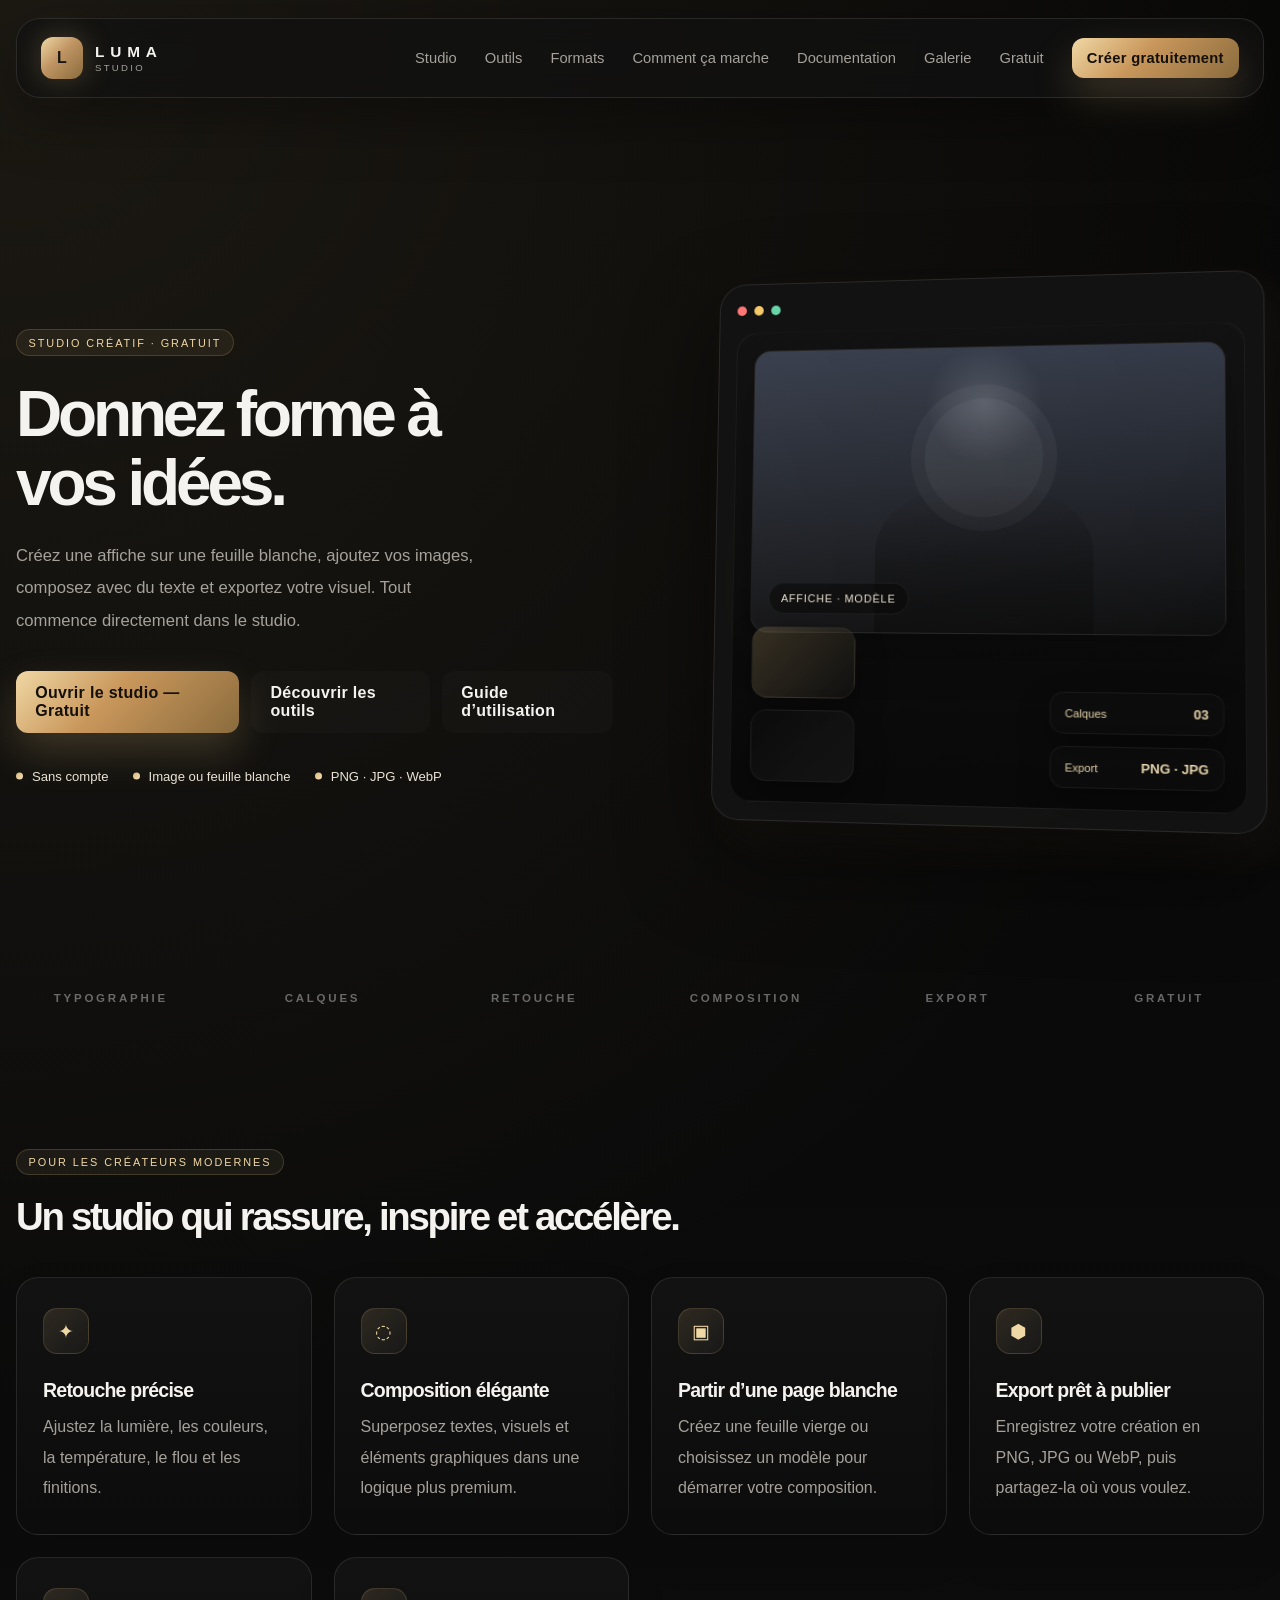
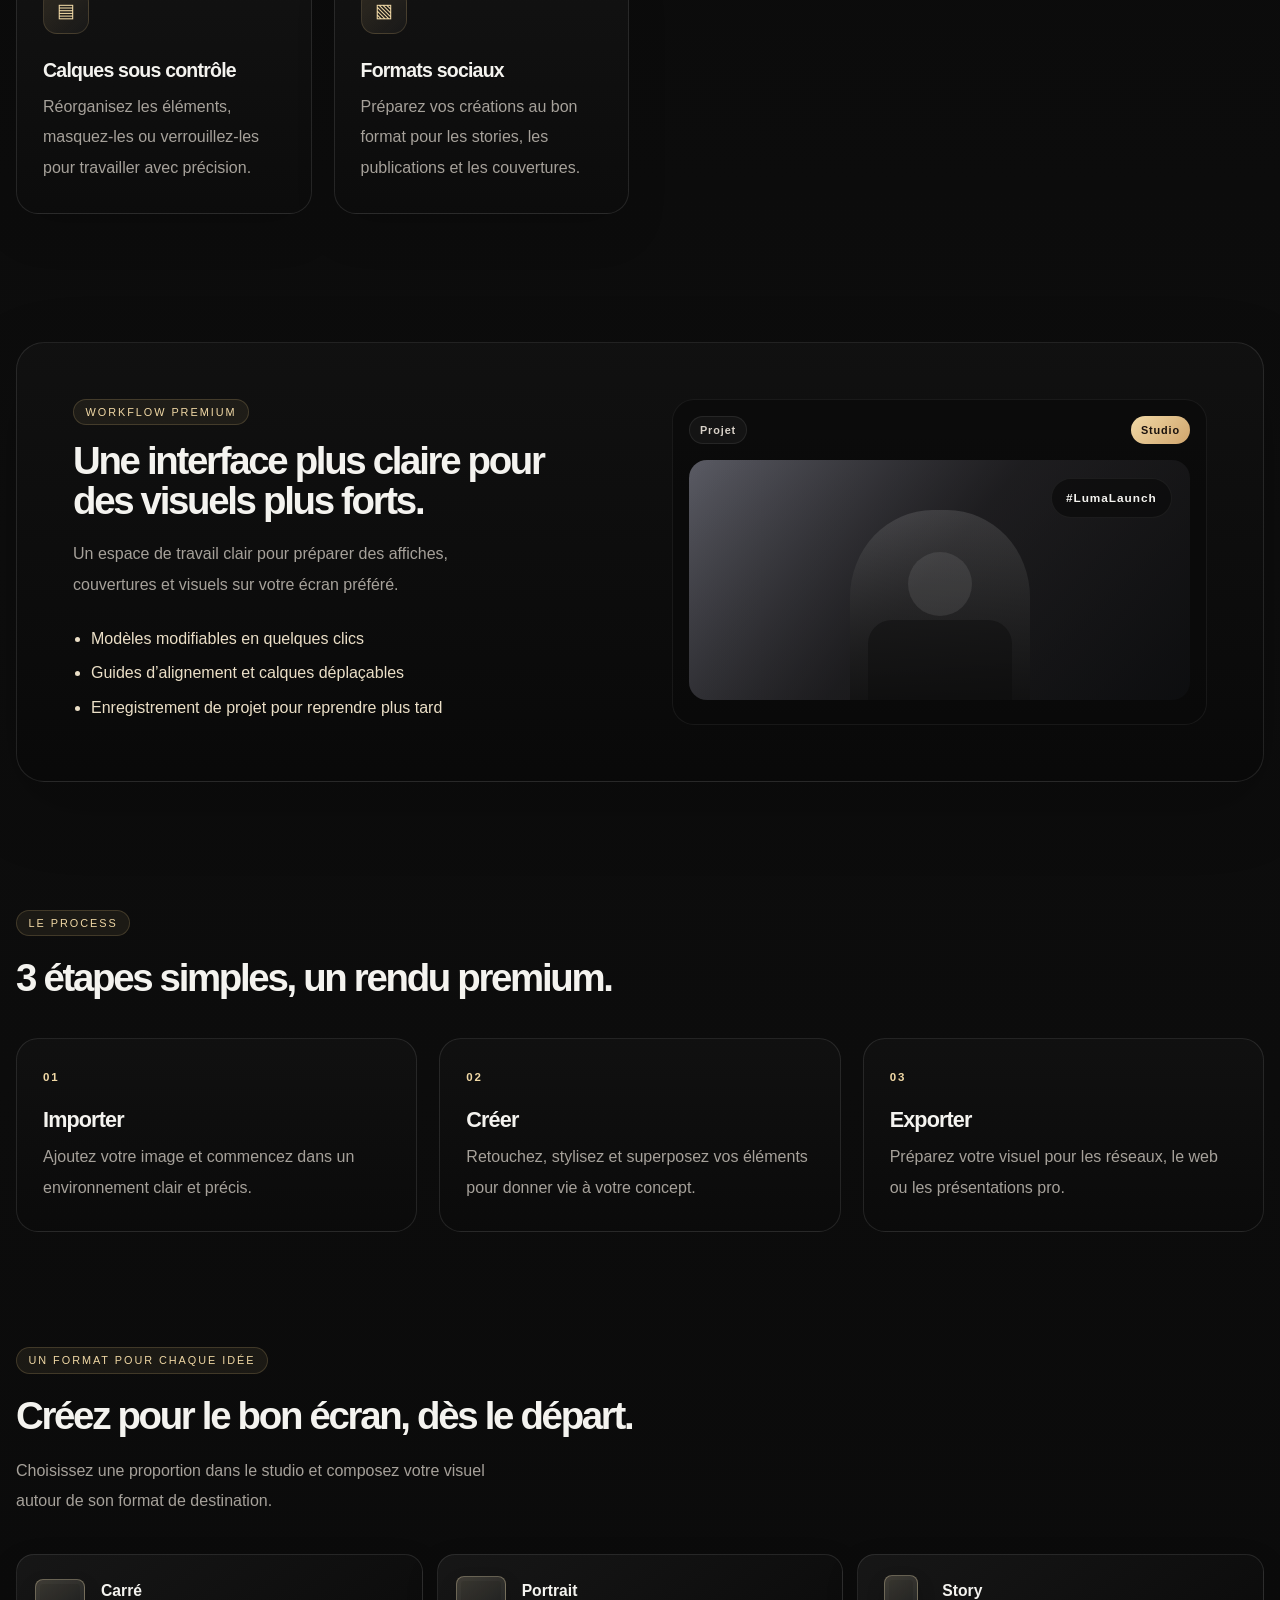
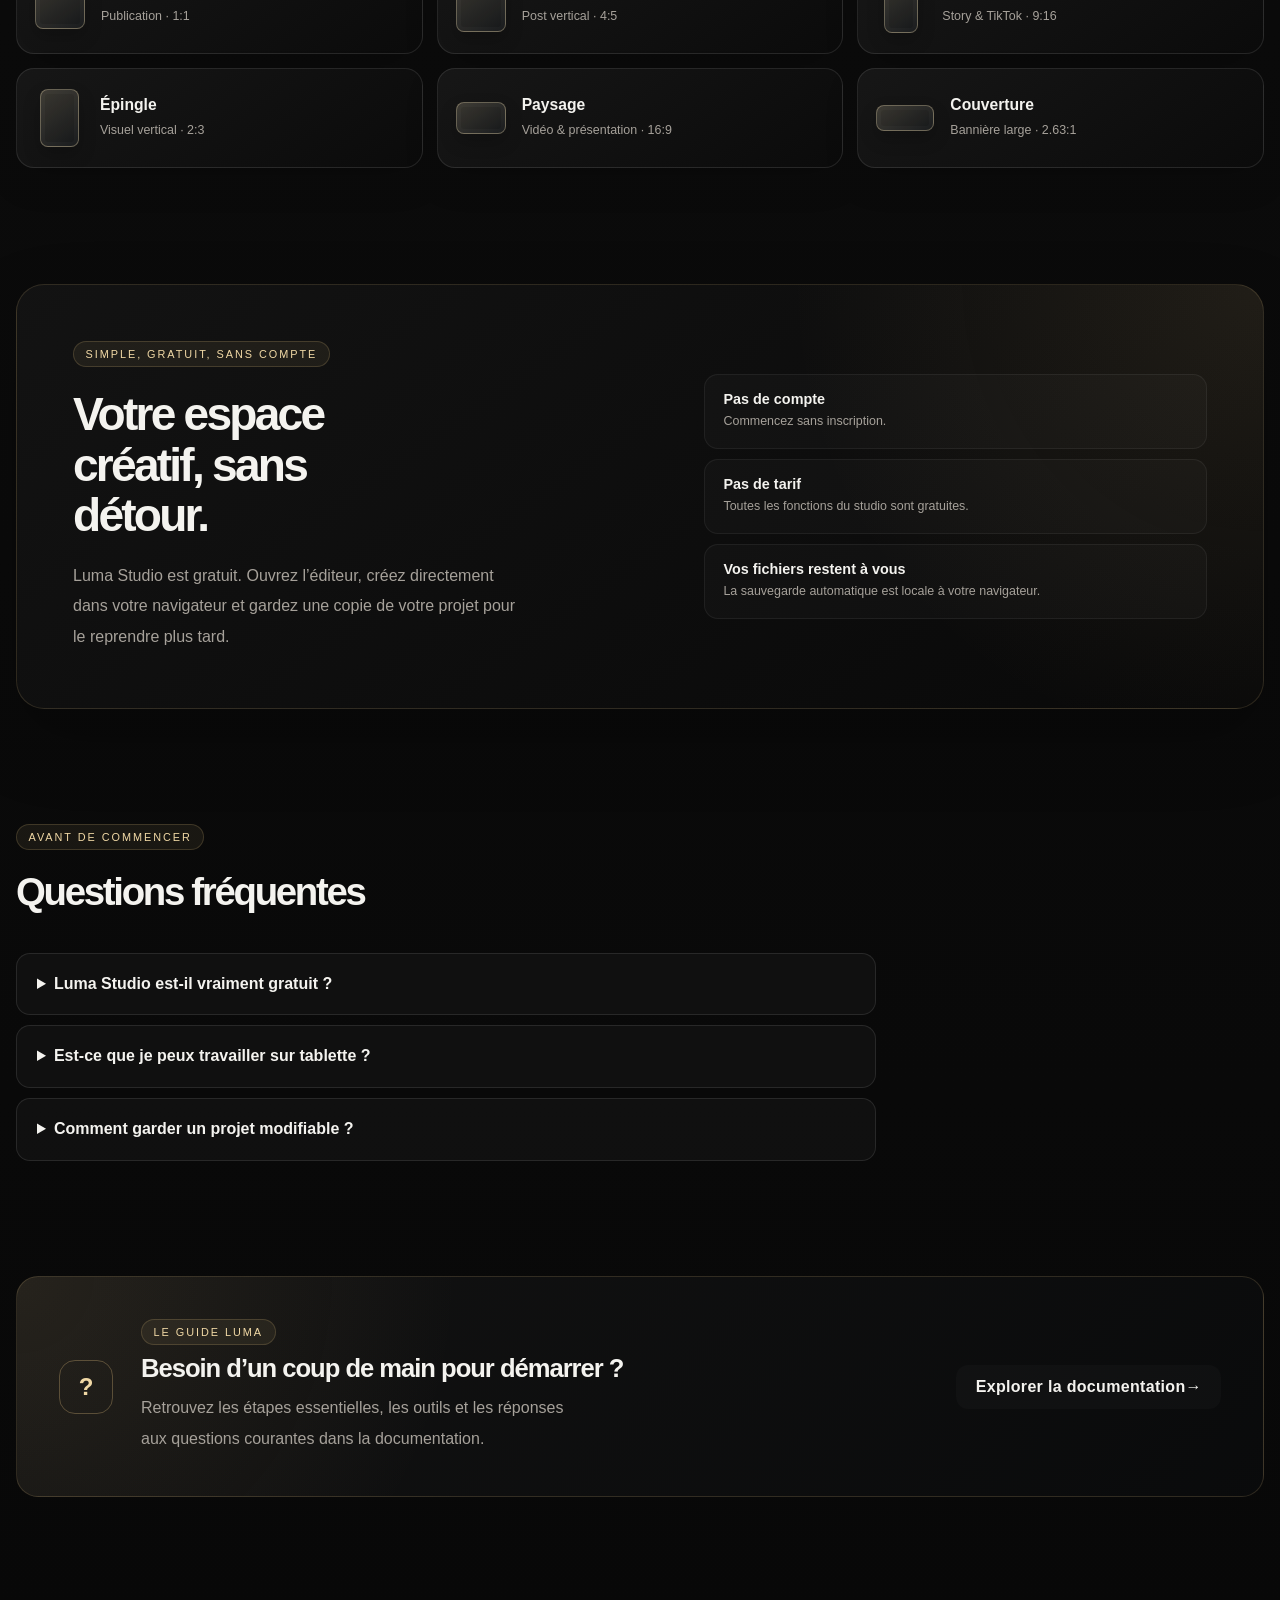
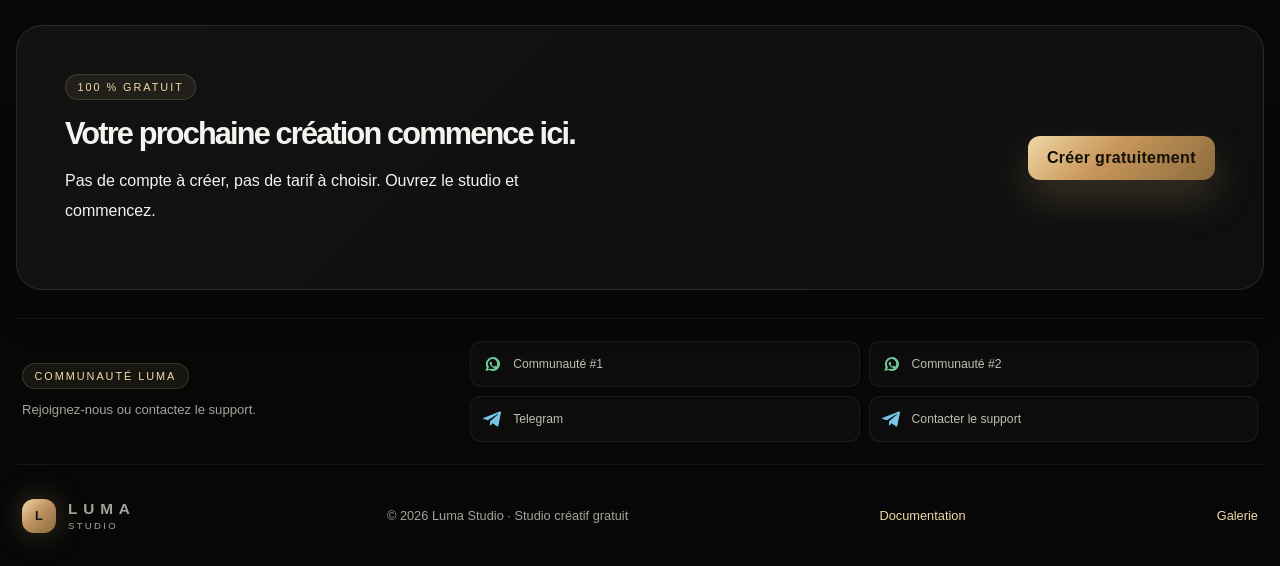
<file: index.html>
﻿<!DOCTYPE html>
<html lang="fr">
  <head>
    <meta charset="UTF-8" />
    <meta name="viewport" content="width=device-width, initial-scale=1.0" />
    <meta name="theme-color" content="#090909" />
    <title>Luma Studio — Studio créatif gratuit</title>
    <meta name="description" content="Créez gratuitement affiches, visuels et compositions dans Luma Studio, un éditeur créatif accessible sur ordinateur, tablette et mobile." />
    <link rel="stylesheet" href="assets/css/style.css" />
  </head>
  <body class="landing-page">
    <div class="page-shell">
      <header class="topbar luxury landing-header">
        <div class="brand-wrap">
          <div class="brand-mark"><span>L</span></div>
          <div class="brand-copy">
            <strong>LUMA</strong>
            <small>STUDIO</small>
          </div>
        </div>

        <button class="menu-toggle" type="button" aria-label="Ouvrir le menu" aria-controls="landing-navigation" aria-expanded="false">
          <span class="menu-toggle-lines" aria-hidden="true"><i></i><i></i><i></i></span>
        </button>

        <nav class="main-nav" id="landing-navigation" aria-label="Navigation principale">
          <a href="#studio">Studio</a>
          <a href="#features">Outils</a>
          <a href="#formats">Formats</a>
          <a href="#workflow">Comment ça marche</a>
          <a href="docs.html">Documentation</a>
          <a href="gallery.html">Galerie</a>
          <a href="#free">Gratuit</a>
          <a class="btn btn-primary main-nav-cta" href="studio.html">Créer gratuitement</a>
        </nav>
      </header>

      <main class="landing-main">
        <section class="hero-section" id="studio">
          <div class="hero-copy">
            <div class="eyebrow">STUDIO CRÉATIF · GRATUIT</div>
            <h1>Donnez forme à vos idées.</h1>
            <p>
              Créez une affiche sur une feuille blanche, ajoutez vos images, composez avec du texte et exportez votre visuel. Tout commence directement dans le studio.
            </p>
            <div class="cta-row">
              <a class="btn btn-primary" href="studio.html">Ouvrir le studio — Gratuit</a>
              <a class="btn btn-ghost" href="#features">Découvrir les outils</a>
              <a class="btn btn-ghost" href="docs.html">Guide d’utilisation</a>
            </div>

            <ul class="hero-metrics">
              <li>Sans compte</li>
              <li>Image ou feuille blanche</li>
              <li>PNG · JPG · WebP</li>
            </ul>
          </div>

          <div class="hero-visual">
            <div class="showcase-window">
              <div class="window-bar">
                <span class="dot red"></span>
                <span class="dot amber"></span>
                <span class="dot green"></span>
              </div>
              <div class="window-body">
                <div class="feature-panel feature-large">
                  <div class="portrait-glow"></div>
                  <div class="panel-badge">AFFICHE · MODÈLE</div>
                </div>
                <div class="mini-stack left">
                  <div class="mini-box"></div>
                  <div class="mini-box dark"></div>
                </div>
                <div class="mini-stack right">
                  <div class="status-box"><span>Calques</span><strong>03</strong></div>
                  <div class="status-box"><span>Export</span><strong>PNG · JPG</strong></div>
                </div>
              </div>
            </div>
          </div>
        </section>

        <section class="brand-strip" aria-label="Fonctionnalités du studio">
          <span>TYPOGRAPHIE</span>
          <span>CALQUES</span>
          <span>RETOUCHE</span>
          <span>COMPOSITION</span>
          <span>EXPORT</span>
          <span>GRATUIT</span>
        </section>

        <section class="feature-section" id="features">
          <div class="section-head">
            <div class="eyebrow">POUR LES CRÉATEURS MODERNES</div>
            <h2>Un studio qui rassure, inspire et accélère.</h2>
          </div>

          <div class="feature-grid">
            <article class="feature-card">
              <div class="feature-icon">✦</div>
              <h3>Retouche précise</h3>
              <p>Ajustez la lumière, les couleurs, la température, le flou et les finitions.</p>
            </article>
            <article class="feature-card">
              <div class="feature-icon">◌</div>
              <h3>Composition élégante</h3>
              <p>Superposez textes, visuels et éléments graphiques dans une logique plus premium.</p>
            </article>
            <article class="feature-card">
              <div class="feature-icon">▣</div>
              <h3>Partir d’une page blanche</h3>
              <p>Créez une feuille vierge ou choisissez un modèle pour démarrer votre composition.</p>
            </article>
            <article class="feature-card">
              <div class="feature-icon">⬢</div>
              <h3>Export prêt à publier</h3>
              <p>Enregistrez votre création en PNG, JPG ou WebP, puis partagez-la où vous voulez.</p>
            </article>
            <article class="feature-card">
              <div class="feature-icon">▤</div>
              <h3>Calques sous contrôle</h3>
              <p>Réorganisez les éléments, masquez-les ou verrouillez-les pour travailler avec précision.</p>
            </article>
            <article class="feature-card">
              <div class="feature-icon">▧</div>
              <h3>Formats sociaux</h3>
              <p>Préparez vos créations au bon format pour les stories, les publications et les couvertures.</p>
            </article>
          </div>
        </section>

        <section class="showcase-section">
          <div class="showcase-card">
            <div class="showcase-copy">
              <div class="eyebrow">WORKFLOW PREMIUM</div>
              <h2>Une interface plus claire pour des visuels plus forts.</h2>
              <p>Un espace de travail clair pour préparer des affiches, couvertures et visuels sur votre écran préféré.</p>
              <ul>
                <li>Modèles modifiables en quelques clics</li>
                <li>Guides d’alignement et calques déplaçables</li>
                <li>Enregistrement de projet pour reprendre plus tard</li>
              </ul>
            </div>
            <div class="showcase-preview">
              <div class="preview-header">
                <span class="chip chip-muted">Projet</span>
                <span class="chip chip-gold">Studio</span>
              </div>
              <div class="preview-art">
                <div class="preview-silhouette"></div>
                <div class="floating-tag">#LumaLaunch</div>
              </div>
            </div>
          </div>
        </section>

        <section class="workflow-section" id="workflow">
          <div class="section-head narrow">
            <div class="eyebrow">LE PROCESS</div>
            <h2>3 étapes simples, un rendu premium.</h2>
          </div>

          <div class="steps-grid">
            <article class="step-card">
              <span class="step-number">01</span>
              <h3>Importer</h3>
              <p>Ajoutez votre image et commencez dans un environnement clair et précis.</p>
            </article>
            <article class="step-card">
              <span class="step-number">02</span>
              <h3>Créer</h3>
              <p>Retouchez, stylisez et superposez vos éléments pour donner vie à votre concept.</p>
            </article>
            <article class="step-card">
              <span class="step-number">03</span>
              <h3>Exporter</h3>
              <p>Préparez votre visuel pour les réseaux, le web ou les présentations pro.</p>
            </article>
          </div>
        </section>

        <section class="formats-section" id="formats">
          <div class="section-head">
            <div class="eyebrow">UN FORMAT POUR CHAQUE IDÉE</div>
            <h2>Créez pour le bon écran, dès le départ.</h2>
            <p>Choisissez une proportion dans le studio et composez votre visuel autour de son format de destination.</p>
          </div>
          <div class="formats-grid">
            <article class="format-card">
              <span class="format-preview square" aria-hidden="true"></span>
              <div><h3>Carré</h3><p>Publication · 1:1</p></div>
            </article>
            <article class="format-card">
              <span class="format-preview portrait" aria-hidden="true"></span>
              <div><h3>Portrait</h3><p>Post vertical · 4:5</p></div>
            </article>
            <article class="format-card">
              <span class="format-preview story" aria-hidden="true"></span>
              <div><h3>Story</h3><p>Story &amp; TikTok · 9:16</p></div>
            </article>
            <article class="format-card">
              <span class="format-preview pin" aria-hidden="true"></span>
              <div><h3>Épingle</h3><p>Visuel vertical · 2:3</p></div>
            </article>
            <article class="format-card">
              <span class="format-preview landscape" aria-hidden="true"></span>
              <div><h3>Paysage</h3><p>Vidéo &amp; présentation · 16:9</p></div>
            </article>
            <article class="format-card">
              <span class="format-preview cover" aria-hidden="true"></span>
              <div><h3>Couverture</h3><p>Bannière large · 2.63:1</p></div>
            </article>
          </div>
        </section>

        <section class="privacy-section" id="privacy">
          <div class="privacy-panel">
            <div>
              <div class="eyebrow">SIMPLE, GRATUIT, SANS COMPTE</div>
              <h2>Votre espace créatif, sans détour.</h2>
              <p>Luma Studio est gratuit. Ouvrez l’éditeur, créez directement dans votre navigateur et gardez une copie de votre projet pour le reprendre plus tard.</p>
            </div>
            <ul class="privacy-points">
              <li><strong>Pas de compte</strong><span>Commencez sans inscription.</span></li>
              <li><strong>Pas de tarif</strong><span>Toutes les fonctions du studio sont gratuites.</span></li>
              <li><strong>Vos fichiers restent à vous</strong><span>La sauvegarde automatique est locale à votre navigateur.</span></li>
            </ul>
          </div>
        </section>

        <section class="landing-faq-section" aria-labelledby="landing-faq-title">
          <div class="section-head narrow">
            <div class="eyebrow">AVANT DE COMMENCER</div>
            <h2 id="landing-faq-title">Questions fréquentes</h2>
          </div>
          <div class="landing-faq-list">
            <details>
              <summary>Luma Studio est-il vraiment gratuit ?</summary>
              <p>Oui. Le studio est gratuit, sans formule payante et sans compte à créer.</p>
            </details>
            <details>
              <summary>Est-ce que je peux travailler sur tablette ?</summary>
              <p>Oui. L’interface s’adapte aux écrans tactiles et les panneaux peuvent être repliés pour libérer le canevas.</p>
            </details>
            <details>
              <summary>Comment garder un projet modifiable ?</summary>
              <p>Téléchargez le fichier de projet JSON depuis le studio, puis ouvrez-le pour reprendre votre création plus tard.</p>
            </details>
          </div>
        </section>

        <section class="docs-promo-section">
          <div class="docs-promo">
            <div class="docs-promo-mark" aria-hidden="true">?</div>
            <div>
              <div class="eyebrow">LE GUIDE LUMA</div>
              <h2>Besoin d’un coup de main pour démarrer&nbsp;?</h2>
              <p>Retrouvez les étapes essentielles, les outils et les réponses aux questions courantes dans la documentation.</p>
            </div>
            <a class="btn btn-ghost" href="docs.html">Explorer la documentation <span aria-hidden="true">→</span></a>
          </div>
        </section>

      </main>

      <footer class="footer" id="free">
        <div class="cta-box">
          <div>
            <div class="eyebrow">100 % GRATUIT</div>
            <h2>Votre prochaine création commence ici.</h2>
            <p>Pas de compte à créer, pas de tarif à choisir. Ouvrez le studio et commencez.</p>
          </div>
          <a href="studio.html" class="btn btn-primary">Créer gratuitement</a>
        </div>

        <div class="footer-community">
          <div class="footer-community-heading">
            <span class="eyebrow">COMMUNAUTÉ LUMA</span>
            <p>Rejoignez-nous ou contactez le support.</p>
          </div>
          <nav class="community-links" aria-label="Communauté et assistance">
            <a href="https://whatsapp.com/channel/0029VbCiqwyBVJl3Jv5T4I15" target="_blank" rel="noopener noreferrer">
            <svg class="community-icon whatsapp-icon" viewBox="0 0 24 24" aria-hidden="true"><path d="M20.5 11.8a8.5 8.5 0 0 1-12.6 7.4L3 20.5l1.3-4.7a8.5 8.5 0 1 1 16.2-4Zm-8.5-6a6.1 6.1 0 0 0-5.2 9.3l.3.5-.8 2.8 2.9-.8.5.3a6.1 6.1 0 1 0 2.3-12.1Zm3.6 8.8c-.2-.1-1.1-.6-1.3-.6s-.3-.1-.5.1-.5.6-.6.7-.2.2-.4.1a5.1 5.1 0 0 1-1.5-.9 5.8 5.8 0 0 1-1-1.3c-.1-.2 0-.3.1-.4l.3-.4.2-.3c.1-.1 0-.3 0-.4l-.6-1.4c-.2-.4-.3-.4-.5-.4h-.4c-.2 0-.4.1-.6.3s-.8.8-.8 1.8.8 2 .9 2.1a7.4 7.4 0 0 0 2.9 2.6c.4.2.8.3 1.1.4.5.2.9.1 1.2.1.4-.1 1.1-.5 1.2-.9.2-.5.2-.9.1-1s-.1-.2-.3-.3Z"/></svg>
            <span>Communauté #1</span>
            </a>
            <a href="https://whatsapp.com/channel/0029VbDvjLfE50UqjuQXVJ1m" target="_blank" rel="noopener noreferrer">
            <svg class="community-icon whatsapp-icon" viewBox="0 0 24 24" aria-hidden="true"><path d="M20.5 11.8a8.5 8.5 0 0 1-12.6 7.4L3 20.5l1.3-4.7a8.5 8.5 0 1 1 16.2-4Zm-8.5-6a6.1 6.1 0 0 0-5.2 9.3l.3.5-.8 2.8 2.9-.8.5.3a6.1 6.1 0 1 0 2.3-12.1Zm3.6 8.8c-.2-.1-1.1-.6-1.3-.6s-.3-.1-.5.1-.5.6-.6.7-.2.2-.4.1a5.1 5.1 0 0 1-1.5-.9 5.8 5.8 0 0 1-1-1.3c-.1-.2 0-.3.1-.4l.3-.4.2-.3c.1-.1 0-.3 0-.4l-.6-1.4c-.2-.4-.3-.4-.5-.4h-.4c-.2 0-.4.1-.6.3s-.8.8-.8 1.8.8 2 .9 2.1a7.4 7.4 0 0 0 2.9 2.6c.4.2.8.3 1.1.4.5.2.9.1 1.2.1.4-.1 1.1-.5 1.2-.9.2-.5.2-.9.1-1s-.1-.2-.3-.3Z"/></svg>
            <span>Communauté #2</span>
            </a>
            <a href="https://t.me/yokubo666" target="_blank" rel="noopener noreferrer">
            <svg class="community-icon telegram-icon" viewBox="0 0 24 24" aria-hidden="true"><path d="M21.6 4.2 18.4 20c-.2 1.1-.9 1.3-1.8.8l-5-3.7-2.4 2.3c-.3.3-.5.5-1 .5l.4-5.1 9.2-8.3c.4-.4-.1-.6-.6-.2L5.8 13.6.9 12c-1.1-.3-1.1-1.1.2-1.6L20.2 3c.9-.3 1.7.2 1.4 1.2Z"/></svg>
            <span>Telegram</span>
            </a>
            <a href="https://t.me/Seniors_angels" target="_blank" rel="noopener noreferrer">
            <svg class="community-icon telegram-icon" viewBox="0 0 24 24" aria-hidden="true"><path d="M21.6 4.2 18.4 20c-.2 1.1-.9 1.3-1.8.8l-5-3.7-2.4 2.3c-.3.3-.5.5-1 .5l.4-5.1 9.2-8.3c.4-.4-.1-.6-.6-.2L5.8 13.6.9 12c-1.1-.3-1.1-1.1.2-1.6L20.2 3c.9-.3 1.7.2 1.4 1.2Z"/></svg>
            <span>Contacter le support</span>
            </a>
          </nav>
        </div>

        <div class="footer-meta">
          <div class="brand-wrap">
            <div class="brand-mark small-mark"><span>L</span></div>
            <div class="brand-copy">
              <strong>LUMA</strong>
              <small>STUDIO</small>
            </div>
          </div>
          <p>© 2026 Luma Studio · Studio créatif gratuit</p>
          <a href="docs.html">Documentation</a>
          <a href="gallery.html">Galerie</a>
        </div>
      </footer>
    </div>
    <script src="assets/js/app.js" defer></script>
  </body>
</html>
</file>
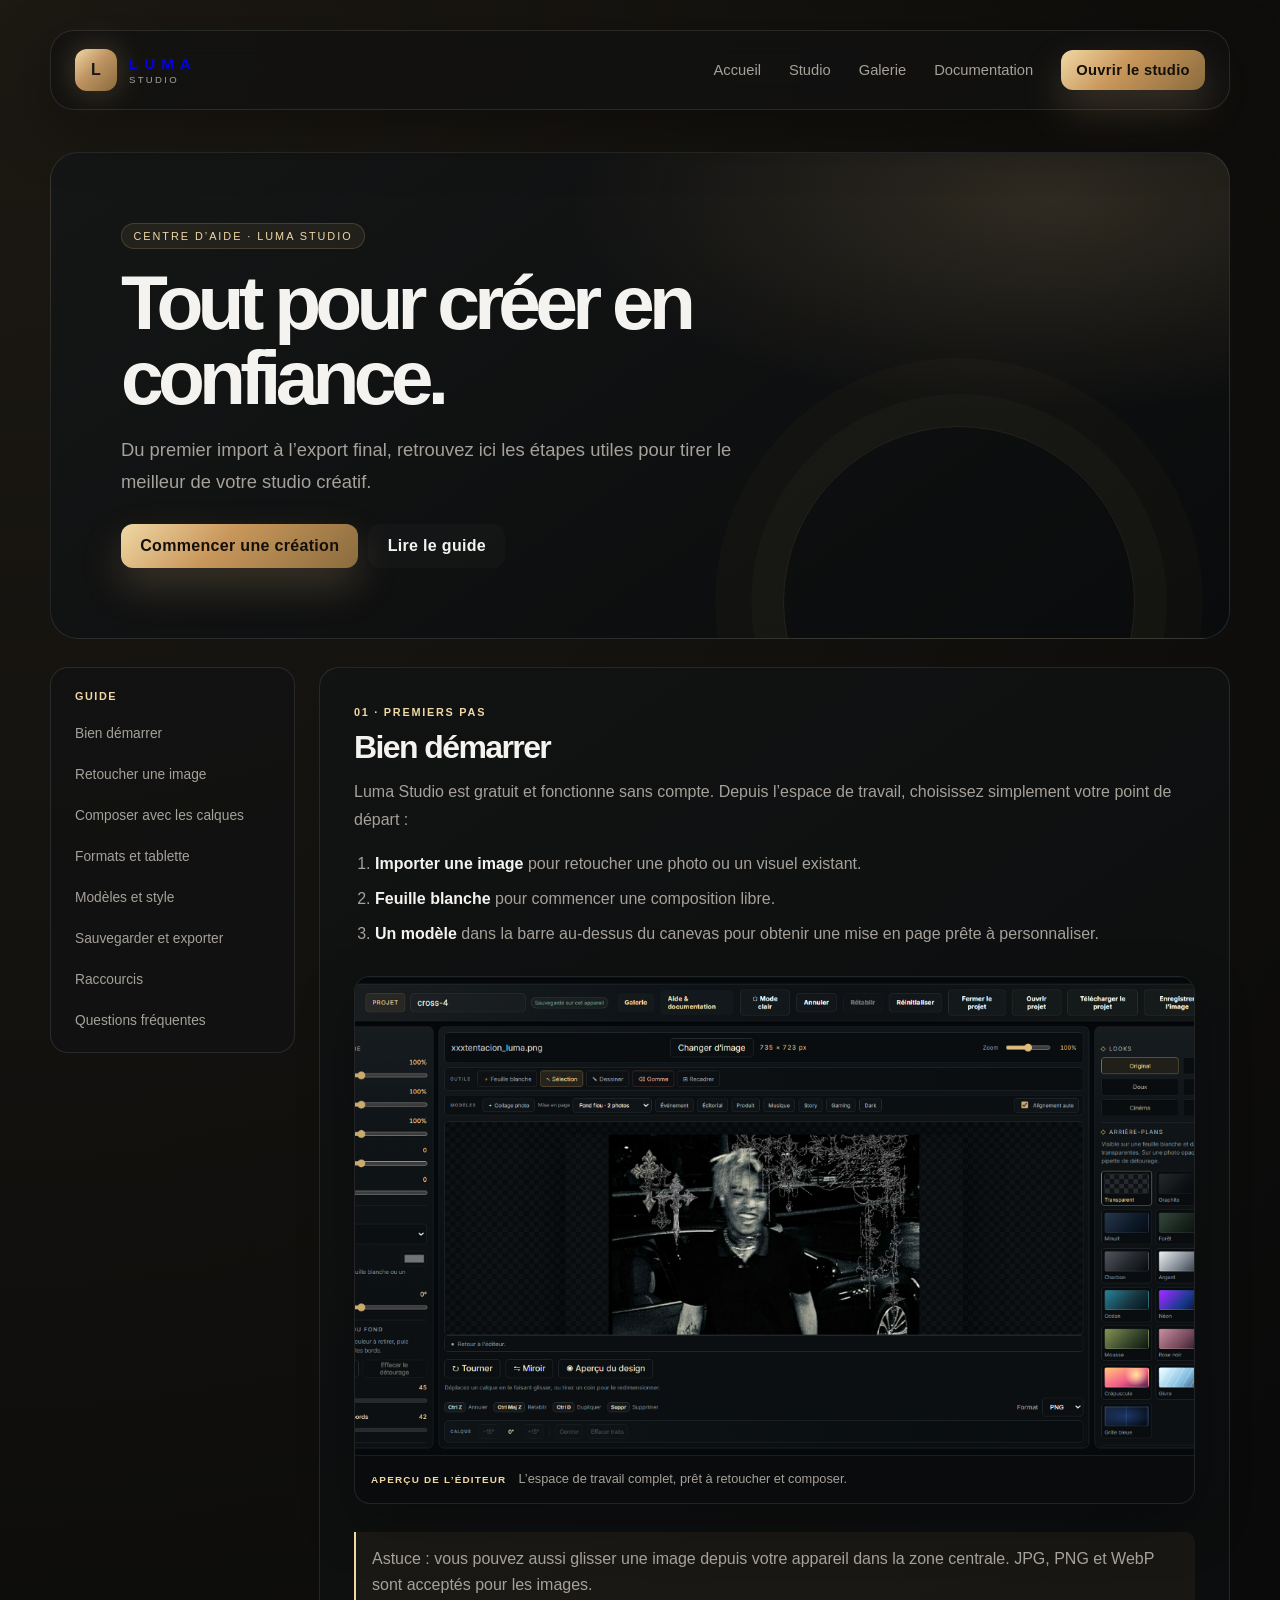
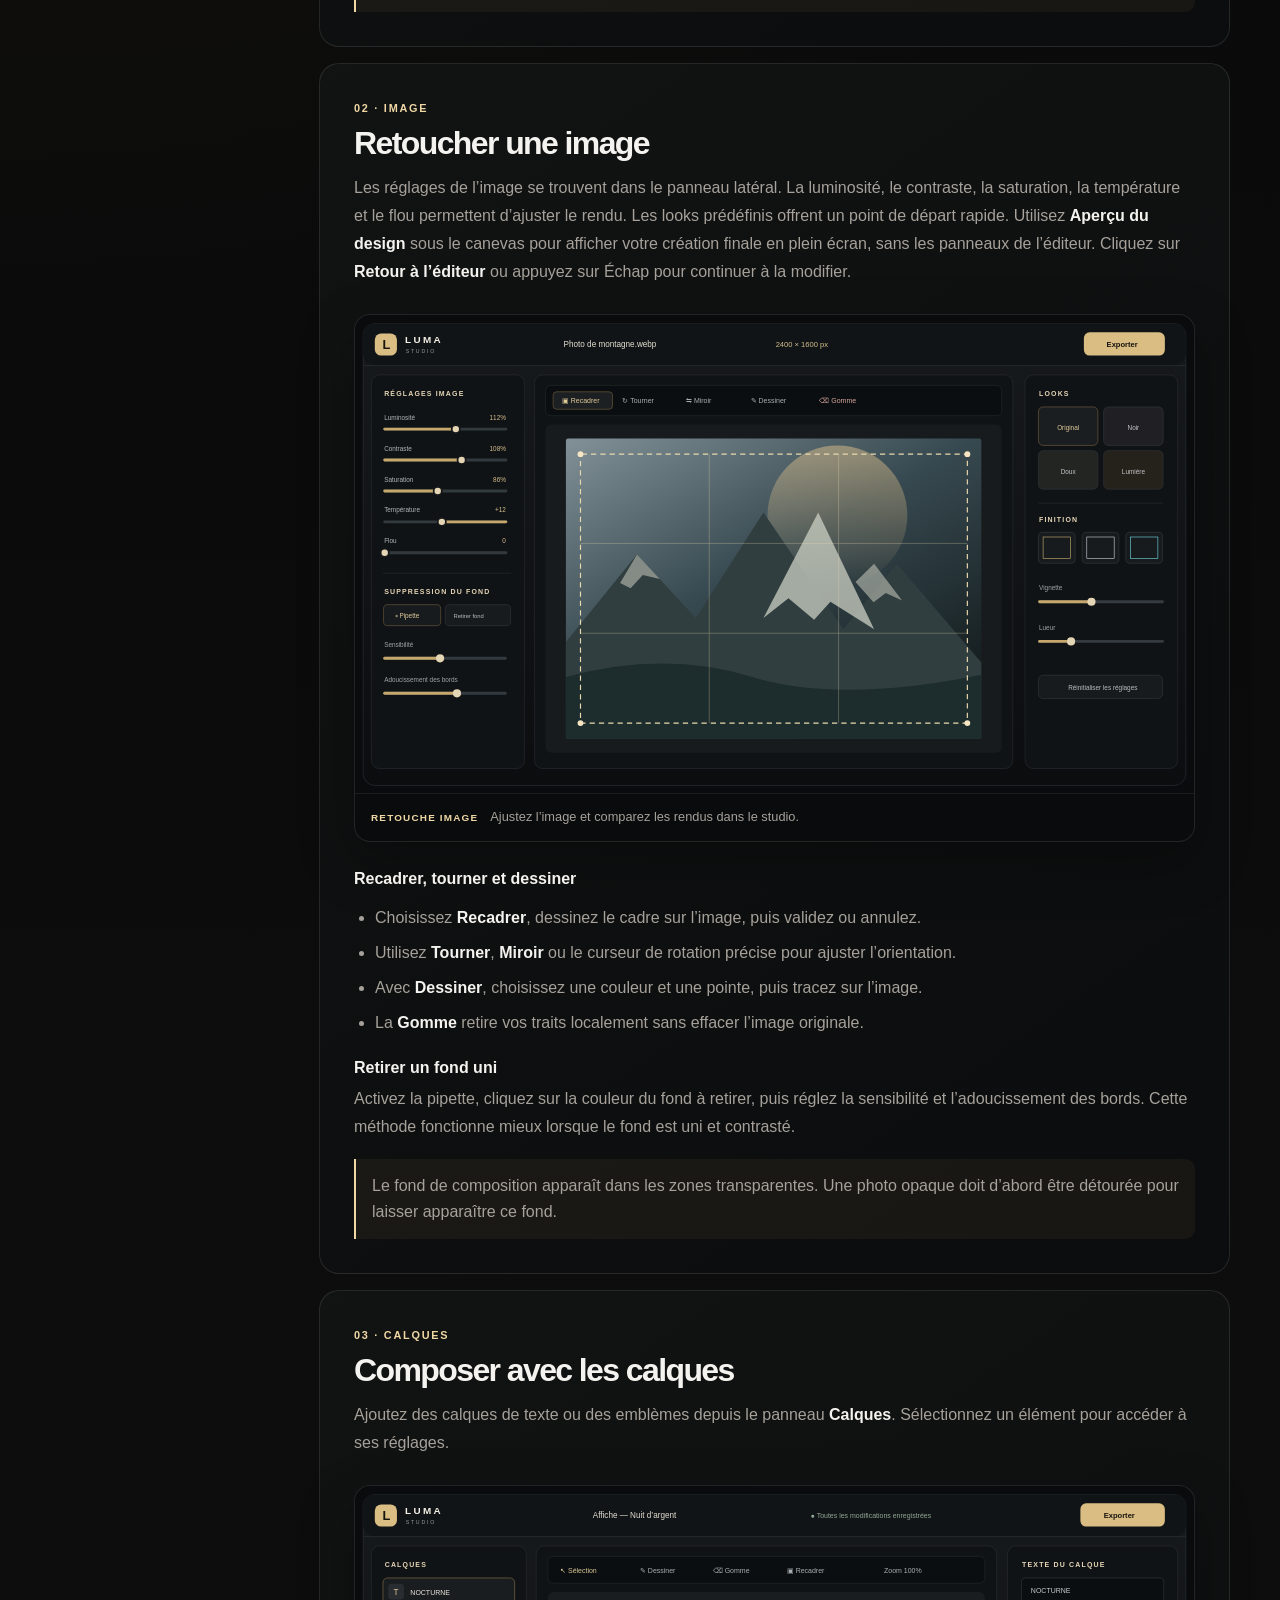
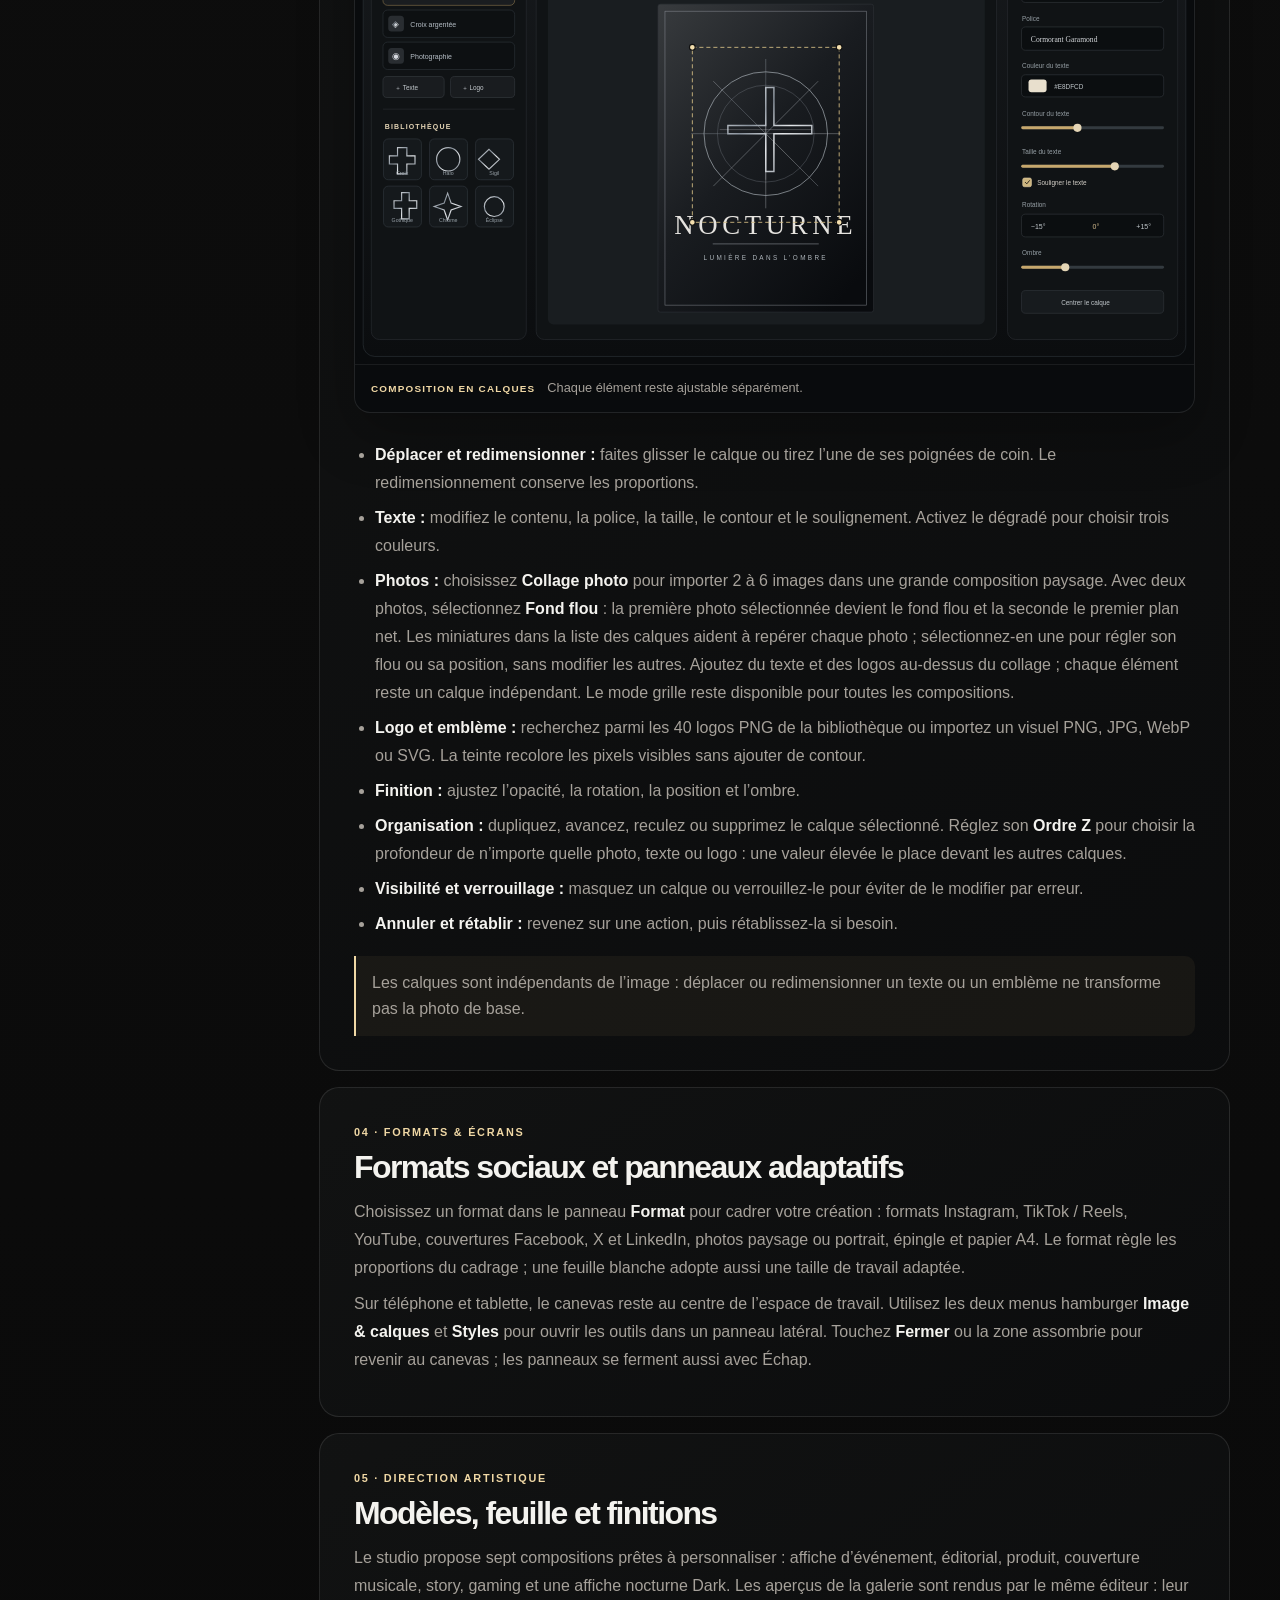
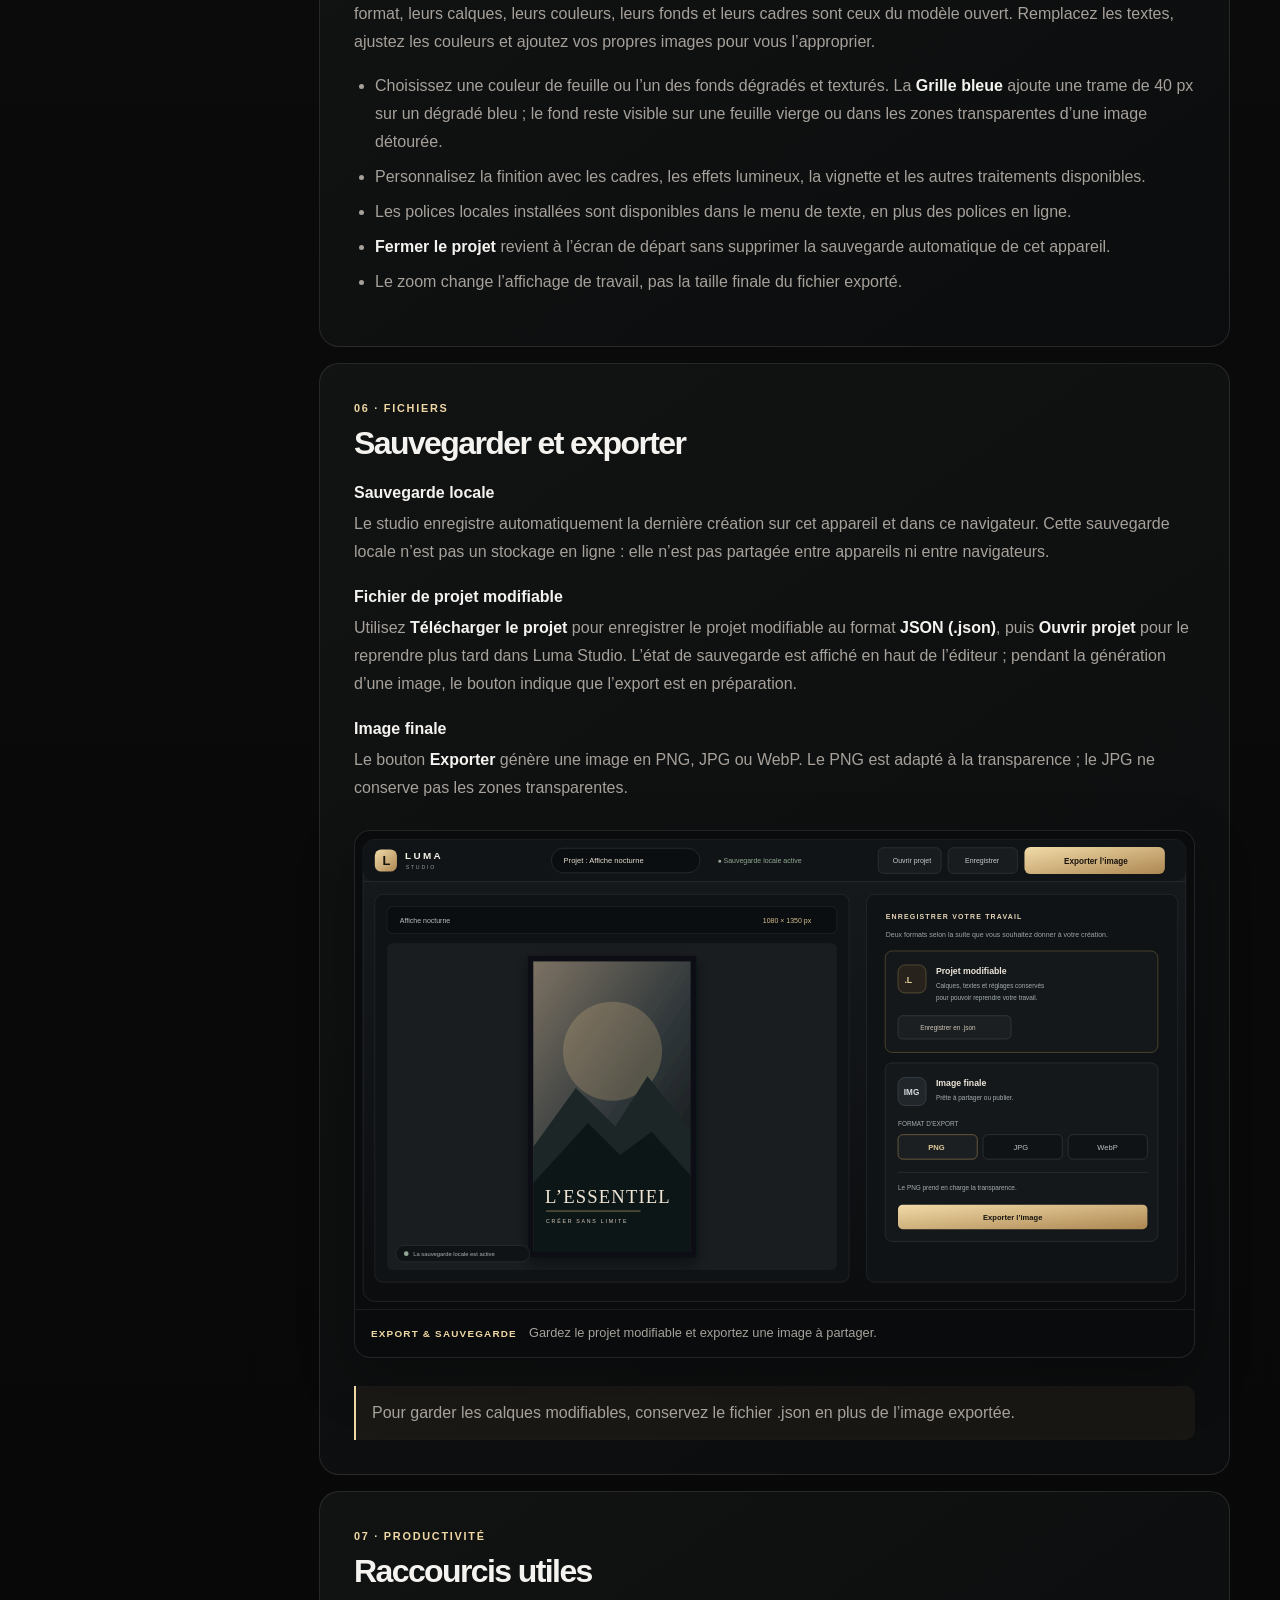
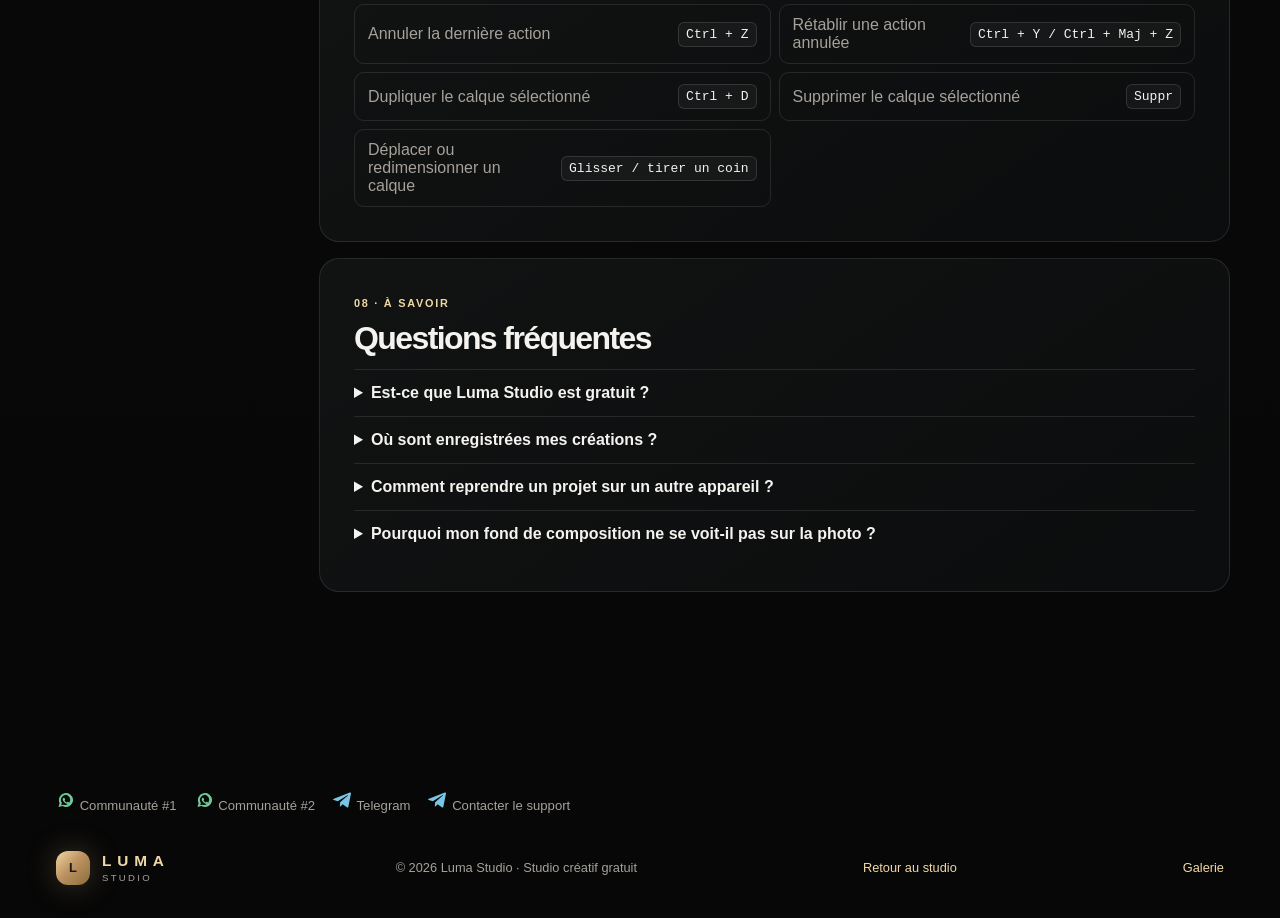
<file: docs.html>
<!DOCTYPE html>
<html lang="fr" class="docs-document">
  <head>
    <meta charset="UTF-8" />
    <meta name="viewport" content="width=device-width, initial-scale=1.0" />
    <meta name="theme-color" content="#090909" />
    <meta name="description" content="Documentation Luma Studio : créez, retouchez, composez et exportez vos visuels gratuitement." />
    <title>Documentation | Luma Studio</title>
    <link rel="stylesheet" href="assets/css/style.css" />
    <link rel="stylesheet" href="assets/css/docs.css" />
  </head>
  <body class="landing-page docs-page">
    <div class="page-shell">
      <header class="topbar luxury landing-header docs-header">
        <a class="brand-wrap" href="index.html" aria-label="Accueil Luma Studio">
          <span class="brand-mark"><span>L</span></span>
          <span class="brand-copy"><strong>LUMA</strong><small>STUDIO</small></span>
        </a>
        <button class="menu-toggle" type="button" aria-label="Ouvrir le menu" aria-controls="landing-navigation" aria-expanded="false">
          <span class="menu-toggle-lines" aria-hidden="true"><i></i><i></i><i></i></span>
        </button>
        <nav class="main-nav" id="landing-navigation" aria-label="Navigation principale">
          <a href="index.html">Accueil</a>
          <a href="studio.html">Studio</a>
          <a href="gallery.html">Galerie</a>
          <a href="#demarrage" aria-current="page">Documentation</a>
          <a class="btn btn-primary main-nav-cta" href="studio.html">Ouvrir le studio</a>
        </nav>
      </header>

      <main>
        <section class="docs-hero">
          <div class="eyebrow">CENTRE D’AIDE · LUMA STUDIO</div>
          <h1>Tout pour créer en confiance.</h1>
          <p>Du premier import à l’export final, retrouvez ici les étapes utiles pour tirer le meilleur de votre studio créatif.</p>
          <div class="docs-hero-actions">
            <a class="btn btn-primary" href="studio.html">Commencer une création</a>
            <a class="btn btn-ghost" href="#demarrage">Lire le guide</a>
          </div>
        </section>

        <div class="docs-layout">
          <nav class="docs-sidebar" aria-label="Sommaire de la documentation">
            <strong>GUIDE</strong>
            <a href="#demarrage">Bien démarrer</a>
            <a href="#retouche">Retoucher une image</a>
            <a href="#composition">Composer avec les calques</a>
            <a href="#formats">Formats et tablette</a>
            <a href="#style">Modèles et style</a>
            <a href="#sauvegarde">Sauvegarder et exporter</a>
            <a href="#raccourcis">Raccourcis</a>
            <a href="#faq">Questions fréquentes</a>
          </nav>

          <div class="docs-content">
            <section class="docs-section" id="demarrage">
              <span class="docs-kicker">01 · PREMIERS PAS</span>
              <h2>Bien démarrer</h2>
              <p>Luma Studio est gratuit et fonctionne sans compte. Depuis l’espace de travail, choisissez simplement votre point de départ :</p>
              <ol>
                <li><strong>Importer une image</strong> pour retoucher une photo ou un visuel existant.</li>
                <li><strong>Feuille blanche</strong> pour commencer une composition libre.</li>
                <li><strong>Un modèle</strong> dans la barre au-dessus du canevas pour obtenir une mise en page prête à personnaliser.</li>
              </ol>
              <figure class="docs-figure">
                <img src="assets/images/docs/docs-capture-current-editor.png" alt="Aperçu de Luma Studio en mode sombre, avec les réglages d’image, les outils, le canevas et les propriétés des calques." loading="lazy" />
                <figcaption><span>APERÇU DE L’ÉDITEUR</span> L’espace de travail complet, prêt à retoucher et composer.</figcaption>
              </figure>
              <div class="docs-callout">Astuce : vous pouvez aussi glisser une image depuis votre appareil dans la zone centrale. JPG, PNG et WebP sont acceptés pour les images.</div>
            </section>

            <section class="docs-section" id="retouche">
              <span class="docs-kicker">02 · IMAGE</span>
              <h2>Retoucher une image</h2>
              <p>Les réglages de l’image se trouvent dans le panneau latéral. La luminosité, le contraste, la saturation, la température et le flou permettent d’ajuster le rendu. Les looks prédéfinis offrent un point de départ rapide. Utilisez <strong>Aperçu du design</strong> sous le canevas pour afficher votre création finale en plein écran, sans les panneaux de l’éditeur. Cliquez sur <strong>Retour à l’éditeur</strong> ou appuyez sur Échap pour continuer à la modifier.</p>
              <figure class="docs-figure">
                <img src="assets/images/docs/docs-capture-retouch.svg" alt="Aperçu de la retouche d’image dans Luma Studio, avec réglages à gauche et filtres à droite." loading="lazy" />
                <figcaption><span>RETOUCHE IMAGE</span> Ajustez l’image et comparez les rendus dans le studio.</figcaption>
              </figure>
              <h3>Recadrer, tourner et dessiner</h3>
              <ul>
                <li>Choisissez <strong>Recadrer</strong>, dessinez le cadre sur l’image, puis validez ou annulez.</li>
                <li>Utilisez <strong>Tourner</strong>, <strong>Miroir</strong> ou le curseur de rotation précise pour ajuster l’orientation.</li>
                <li>Avec <strong>Dessiner</strong>, choisissez une couleur et une pointe, puis tracez sur l’image.</li>
                <li>La <strong>Gomme</strong> retire vos traits localement sans effacer l’image originale.</li>
              </ul>
              <h3>Retirer un fond uni</h3>
              <p>Activez la pipette, cliquez sur la couleur du fond à retirer, puis réglez la sensibilité et l’adoucissement des bords. Cette méthode fonctionne mieux lorsque le fond est uni et contrasté.</p>
              <div class="docs-callout">Le fond de composition apparaît dans les zones transparentes. Une photo opaque doit d’abord être détourée pour laisser apparaître ce fond.</div>
            </section>

            <section class="docs-section" id="composition">
              <span class="docs-kicker">03 · CALQUES</span>
              <h2>Composer avec les calques</h2>
              <p>Ajoutez des calques de texte ou des emblèmes depuis le panneau <strong>Calques</strong>. Sélectionnez un élément pour accéder à ses réglages.</p>
              <figure class="docs-figure">
                <img src="assets/images/docs/docs-capture-layers.svg" alt="Aperçu d’une affiche composée de calques de texte et d’emblèmes modifiables." loading="lazy" />
                <figcaption><span>COMPOSITION EN CALQUES</span> Chaque élément reste ajustable séparément.</figcaption>
              </figure>
              <ul>
                <li><strong>Déplacer et redimensionner :</strong> faites glisser le calque ou tirez l’une de ses poignées de coin. Le redimensionnement conserve les proportions.</li>
                <li><strong>Texte :</strong> modifiez le contenu, la police, la taille, le contour et le soulignement. Activez le dégradé pour choisir trois couleurs.</li>
                <li><strong>Photos :</strong> choisissez <strong>Collage photo</strong> pour importer 2 à 6 images dans une grande composition paysage. Avec deux photos, sélectionnez <strong>Fond flou</strong> : la première photo sélectionnée devient le fond flou et la seconde le premier plan net. Les miniatures dans la liste des calques aident à repérer chaque photo ; sélectionnez-en une pour régler son flou ou sa position, sans modifier les autres. Ajoutez du texte et des logos au-dessus du collage ; chaque élément reste un calque indépendant. Le mode grille reste disponible pour toutes les compositions.</li>
                <li><strong>Logo et emblème :</strong> recherchez parmi les 40 logos PNG de la bibliothèque ou importez un visuel PNG, JPG, WebP ou SVG. La teinte recolore les pixels visibles sans ajouter de contour.</li>
                <li><strong>Finition :</strong> ajustez l’opacité, la rotation, la position et l’ombre.</li>
                <li><strong>Organisation :</strong> dupliquez, avancez, reculez ou supprimez le calque sélectionné. Réglez son <strong>Ordre Z</strong> pour choisir la profondeur de n’importe quelle photo, texte ou logo : une valeur élevée le place devant les autres calques.</li>
                <li><strong>Visibilité et verrouillage :</strong> masquez un calque ou verrouillez-le pour éviter de le modifier par erreur.</li>
                <li><strong>Annuler et rétablir :</strong> revenez sur une action, puis rétablissez-la si besoin.</li>
              </ul>
              <div class="docs-callout">Les calques sont indépendants de l’image : déplacer ou redimensionner un texte ou un emblème ne transforme pas la photo de base.</div>
            </section>

            <section class="docs-section" id="formats">
              <span class="docs-kicker">04 · FORMATS &amp; ÉCRANS</span>
              <h2>Formats sociaux et panneaux adaptatifs</h2>
              <p>Choisissez un format dans le panneau <strong>Format</strong> pour cadrer votre création : formats Instagram, TikTok / Reels, YouTube, couvertures Facebook, X et LinkedIn, photos paysage ou portrait, épingle et papier A4. Le format règle les proportions du cadrage ; une feuille blanche adopte aussi une taille de travail adaptée.</p>
              <p>Sur téléphone et tablette, le canevas reste au centre de l’espace de travail. Utilisez les deux menus hamburger <strong>Image &amp; calques</strong> et <strong>Styles</strong> pour ouvrir les outils dans un panneau latéral. Touchez <strong>Fermer</strong> ou la zone assombrie pour revenir au canevas ; les panneaux se ferment aussi avec Échap.</p>
            </section>

            <section class="docs-section" id="style">
              <span class="docs-kicker">05 · DIRECTION ARTISTIQUE</span>
              <h2>Modèles, feuille et finitions</h2>
              <p>Le studio propose sept compositions prêtes à personnaliser : affiche d’événement, éditorial, produit, couverture musicale, story, gaming et une affiche nocturne Dark. Les aperçus de la galerie sont rendus par le même éditeur : leur format, leurs calques, leurs couleurs, leurs fonds et leurs cadres sont ceux du modèle ouvert. Remplacez les textes, ajustez les couleurs et ajoutez vos propres images pour vous l’approprier.</p>
              <ul>
                <li>Choisissez une couleur de feuille ou l’un des fonds dégradés et texturés. La <strong>Grille bleue</strong> ajoute une trame de 40 px sur un dégradé bleu ; le fond reste visible sur une feuille vierge ou dans les zones transparentes d’une image détourée.</li>
                <li>Personnalisez la finition avec les cadres, les effets lumineux, la vignette et les autres traitements disponibles.</li>
                <li>Les polices locales installées sont disponibles dans le menu de texte, en plus des polices en ligne.</li>
                <li><strong>Fermer le projet</strong> revient à l’écran de départ sans supprimer la sauvegarde automatique de cet appareil.</li>
                <li>Le zoom change l’affichage de travail, pas la taille finale du fichier exporté.</li>
              </ul>
            </section>

            <section class="docs-section" id="sauvegarde">
              <span class="docs-kicker">06 · FICHIERS</span>
              <h2>Sauvegarder et exporter</h2>
              <h3>Sauvegarde locale</h3>
              <p>Le studio enregistre automatiquement la dernière création sur cet appareil et dans ce navigateur. Cette sauvegarde locale n’est pas un stockage en ligne : elle n’est pas partagée entre appareils ni entre navigateurs.</p>
              <h3>Fichier de projet modifiable</h3>
              <p>Utilisez <strong>Télécharger le projet</strong> pour enregistrer le projet modifiable au format <strong>JSON (.json)</strong>, puis <strong>Ouvrir projet</strong> pour le reprendre plus tard dans Luma Studio. L’état de sauvegarde est affiché en haut de l’éditeur ; pendant la génération d’une image, le bouton indique que l’export est en préparation.</p>
              <h3>Image finale</h3>
              <p>Le bouton <strong>Exporter</strong> génère une image en PNG, JPG ou WebP. Le PNG est adapté à la transparence ; le JPG ne conserve pas les zones transparentes.</p>
              <figure class="docs-figure">
                <img src="assets/images/docs/docs-capture-export.svg" alt="Aperçu des commandes de sauvegarde de projet et d’export en PNG, JPG ou WebP." loading="lazy" />
                <figcaption><span>EXPORT &amp; SAUVEGARDE</span> Gardez le projet modifiable et exportez une image à partager.</figcaption>
              </figure>
              <div class="docs-callout">Pour garder les calques modifiables, conservez le fichier .json en plus de l’image exportée.</div>
            </section>

            <section class="docs-section" id="raccourcis">
              <span class="docs-kicker">07 · PRODUCTIVITÉ</span>
              <h2>Raccourcis utiles</h2>
              <div class="docs-shortcuts">
                <div><span>Annuler la dernière action</span><kbd>Ctrl + Z</kbd></div>
                <div><span>Rétablir une action annulée</span><kbd>Ctrl + Y / Ctrl + Maj + Z</kbd></div>
                <div><span>Dupliquer le calque sélectionné</span><kbd>Ctrl + D</kbd></div>
                <div><span>Supprimer le calque sélectionné</span><kbd>Suppr</kbd></div>
                <div><span>Déplacer ou redimensionner un calque</span><kbd>Glisser / tirer un coin</kbd></div>
              </div>
            </section>

            <section class="docs-section docs-faq" id="faq">
              <span class="docs-kicker">08 · À SAVOIR</span>
              <h2>Questions fréquentes</h2>
              <details>
                <summary>Est-ce que Luma Studio est gratuit ?</summary>
                <p>Oui. Le studio est gratuit et ne demande pas de compte.</p>
              </details>
              <details>
                <summary>Où sont enregistrées mes créations ?</summary>
                <p>La sauvegarde automatique reste dans le stockage local du navigateur utilisé. Pour archiver ou transférer un projet, téléchargez son fichier .json.</p>
              </details>
              <details>
                <summary>Comment reprendre un projet sur un autre appareil ?</summary>
                <p>Enregistrez le projet en .json, transférez ce fichier vers l’autre appareil, puis ouvrez-le dans Luma Studio.</p>
              </details>
              <details>
                <summary>Pourquoi mon fond de composition ne se voit-il pas sur la photo ?</summary>
                <p>Les fonds de composition apparaissent sur une feuille vierge ou à travers les zones transparentes. Sur une photo opaque, utilisez d’abord l’outil de suppression du fond.</p>
              </details>
            </section>
          </div>
        </div>
      </main>

      <footer class="footer docs-footer">
        <nav class="community-links" aria-label="Communauté et assistance">
          <a href="https://whatsapp.com/channel/0029VbCiqwyBVJl3Jv5T4I15" target="_blank" rel="noopener noreferrer">
            <svg class="community-icon whatsapp-icon" viewBox="0 0 24 24" aria-hidden="true"><path d="M20.5 11.8a8.5 8.5 0 0 1-12.6 7.4L3 20.5l1.3-4.7a8.5 8.5 0 1 1 16.2-4Zm-8.5-6a6.1 6.1 0 0 0-5.2 9.3l.3.5-.8 2.8 2.9-.8.5.3a6.1 6.1 0 1 0 2.3-12.1Zm3.6 8.8c-.2-.1-1.1-.6-1.3-.6s-.3-.1-.5.1-.5.6-.6.7-.2.2-.4.1a5.1 5.1 0 0 1-1.5-.9 5.8 5.8 0 0 1-1-1.3c-.1-.2 0-.3.1-.4l.3-.4.2-.3c.1-.1 0-.3 0-.4l-.6-1.4c-.2-.4-.3-.4-.5-.4h-.4c-.2 0-.4.1-.6.3s-.8.8-.8 1.8.8 2 .9 2.1a7.4 7.4 0 0 0 2.9 2.6c.4.2.8.3 1.1.4.5.2.9.1 1.2.1.4-.1 1.1-.5 1.2-.9.2-.5.2-.9.1-1s-.1-.2-.3-.3Z"/></svg>
            <span>Communauté #1</span>
          </a>
          <a href="https://whatsapp.com/channel/0029VbDvjLfE50UqjuQXVJ1m" target="_blank" rel="noopener noreferrer">
            <svg class="community-icon whatsapp-icon" viewBox="0 0 24 24" aria-hidden="true"><path d="M20.5 11.8a8.5 8.5 0 0 1-12.6 7.4L3 20.5l1.3-4.7a8.5 8.5 0 1 1 16.2-4Zm-8.5-6a6.1 6.1 0 0 0-5.2 9.3l.3.5-.8 2.8 2.9-.8.5.3a6.1 6.1 0 1 0 2.3-12.1Zm3.6 8.8c-.2-.1-1.1-.6-1.3-.6s-.3-.1-.5.1-.5.6-.6.7-.2.2-.4.1a5.1 5.1 0 0 1-1.5-.9 5.8 5.8 0 0 1-1-1.3c-.1-.2 0-.3.1-.4l.3-.4.2-.3c.1-.1 0-.3 0-.4l-.6-1.4c-.2-.4-.3-.4-.5-.4h-.4c-.2 0-.4.1-.6.3s-.8.8-.8 1.8.8 2 .9 2.1a7.4 7.4 0 0 0 2.9 2.6c.4.2.8.3 1.1.4.5.2.9.1 1.2.1.4-.1 1.1-.5 1.2-.9.2-.5.2-.9.1-1s-.1-.2-.3-.3Z"/></svg>
            <span>Communauté #2</span>
          </a>
          <a href="https://t.me/yokubo666" target="_blank" rel="noopener noreferrer">
            <svg class="community-icon telegram-icon" viewBox="0 0 24 24" aria-hidden="true"><path d="M21.6 4.2 18.4 20c-.2 1.1-.9 1.3-1.8.8l-5-3.7-2.4 2.3c-.3.3-.5.5-1 .5l.4-5.1 9.2-8.3c.4-.4-.1-.6-.6-.2L5.8 13.6.9 12c-1.1-.3-1.1-1.1.2-1.6L20.2 3c.9-.3 1.7.2 1.4 1.2Z"/></svg>
            <span>Telegram</span>
          </a>
          <a href="https://t.me/Seniors_angels" target="_blank" rel="noopener noreferrer">
            <svg class="community-icon telegram-icon" viewBox="0 0 24 24" aria-hidden="true"><path d="M21.6 4.2 18.4 20c-.2 1.1-.9 1.3-1.8.8l-5-3.7-2.4 2.3c-.3.3-.5.5-1 .5l.4-5.1 9.2-8.3c.4-.4-.1-.6-.6-.2L5.8 13.6.9 12c-1.1-.3-1.1-1.1.2-1.6L20.2 3c.9-.3 1.7.2 1.4 1.2Z"/></svg>
            <span>Contacter le support</span>
          </a>
        </nav>
        <div class="footer-meta">
          <a class="brand-wrap" href="index.html" aria-label="Accueil Luma Studio">
            <span class="brand-mark small-mark"><span>L</span></span>
            <span class="brand-copy"><strong>LUMA</strong><small>STUDIO</small></span>
          </a>
          <p>© 2026 Luma Studio · Studio créatif gratuit</p>
          <a href="studio.html">Retour au studio</a>
          <a href="gallery.html">Galerie</a>
        </div>
      </footer>
    </div>
    <script src="assets/js/app.js" defer></script>
  </body>
</html>
</file>
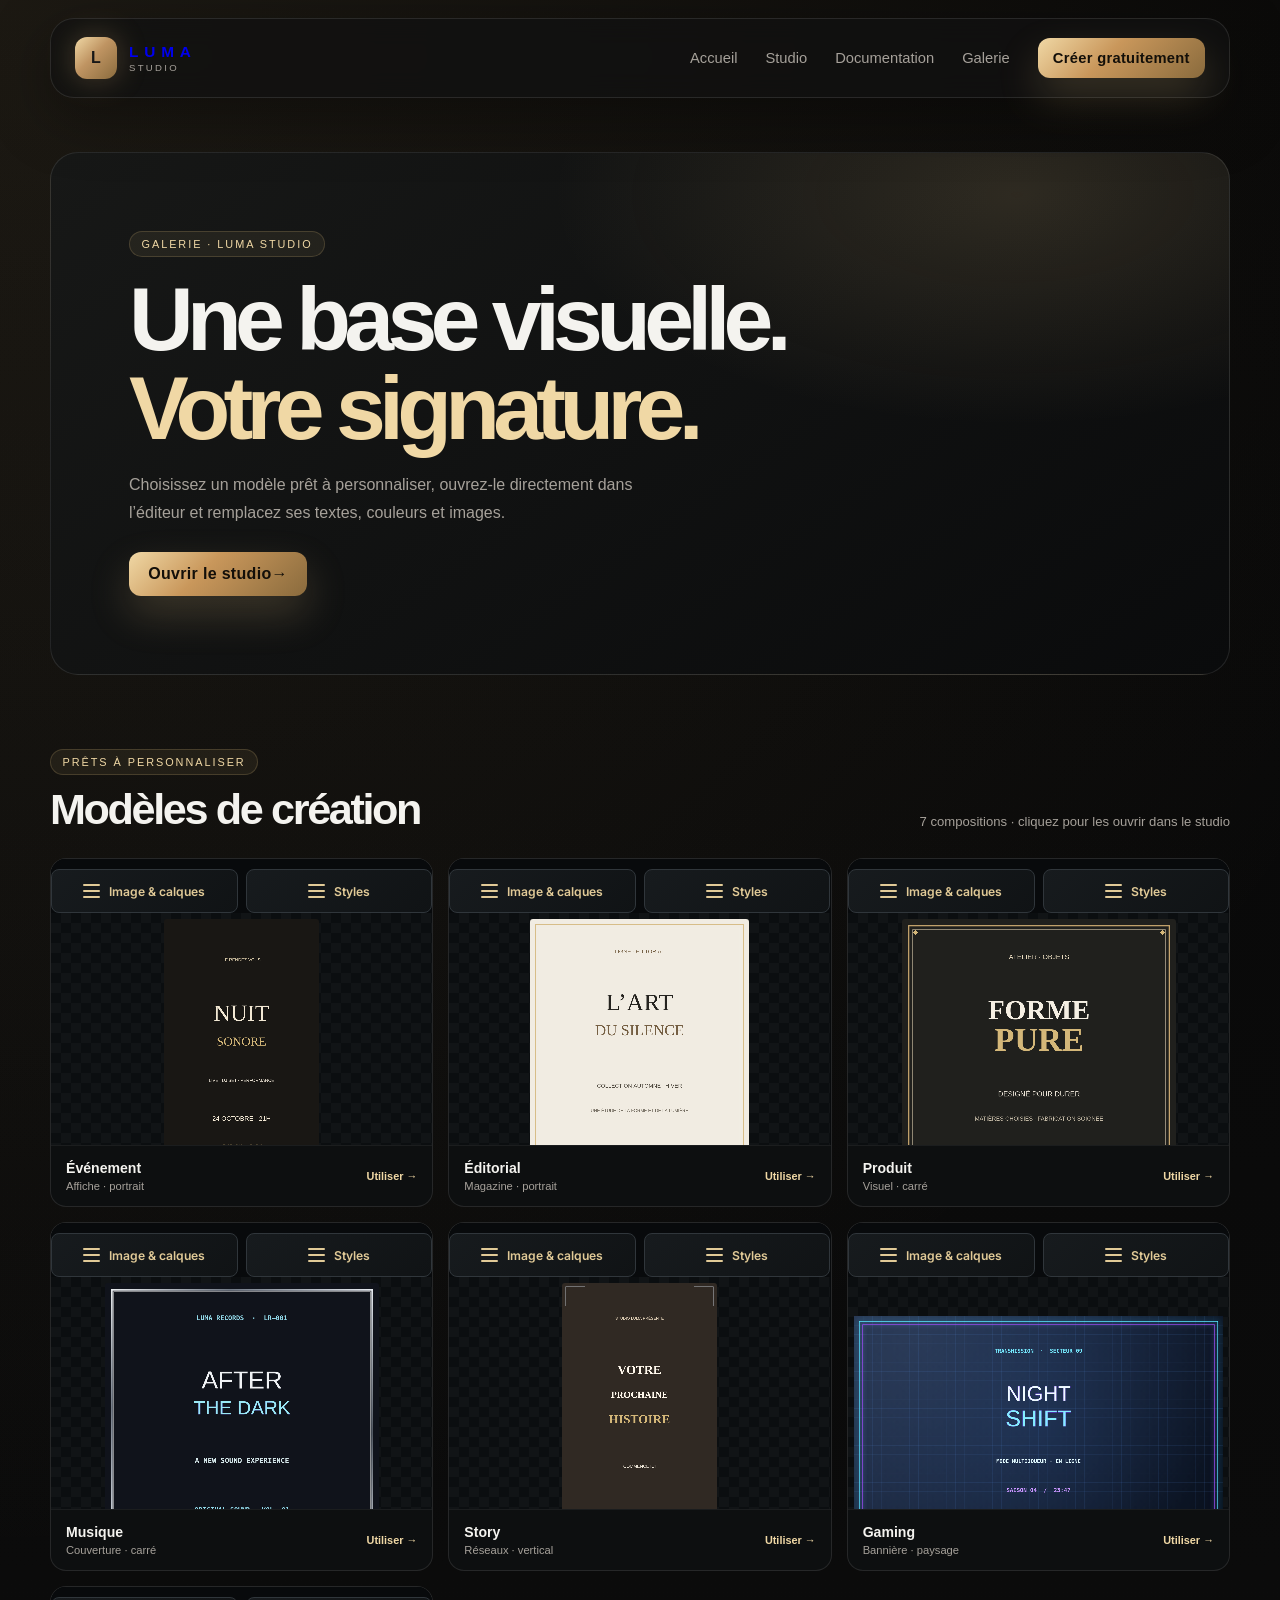
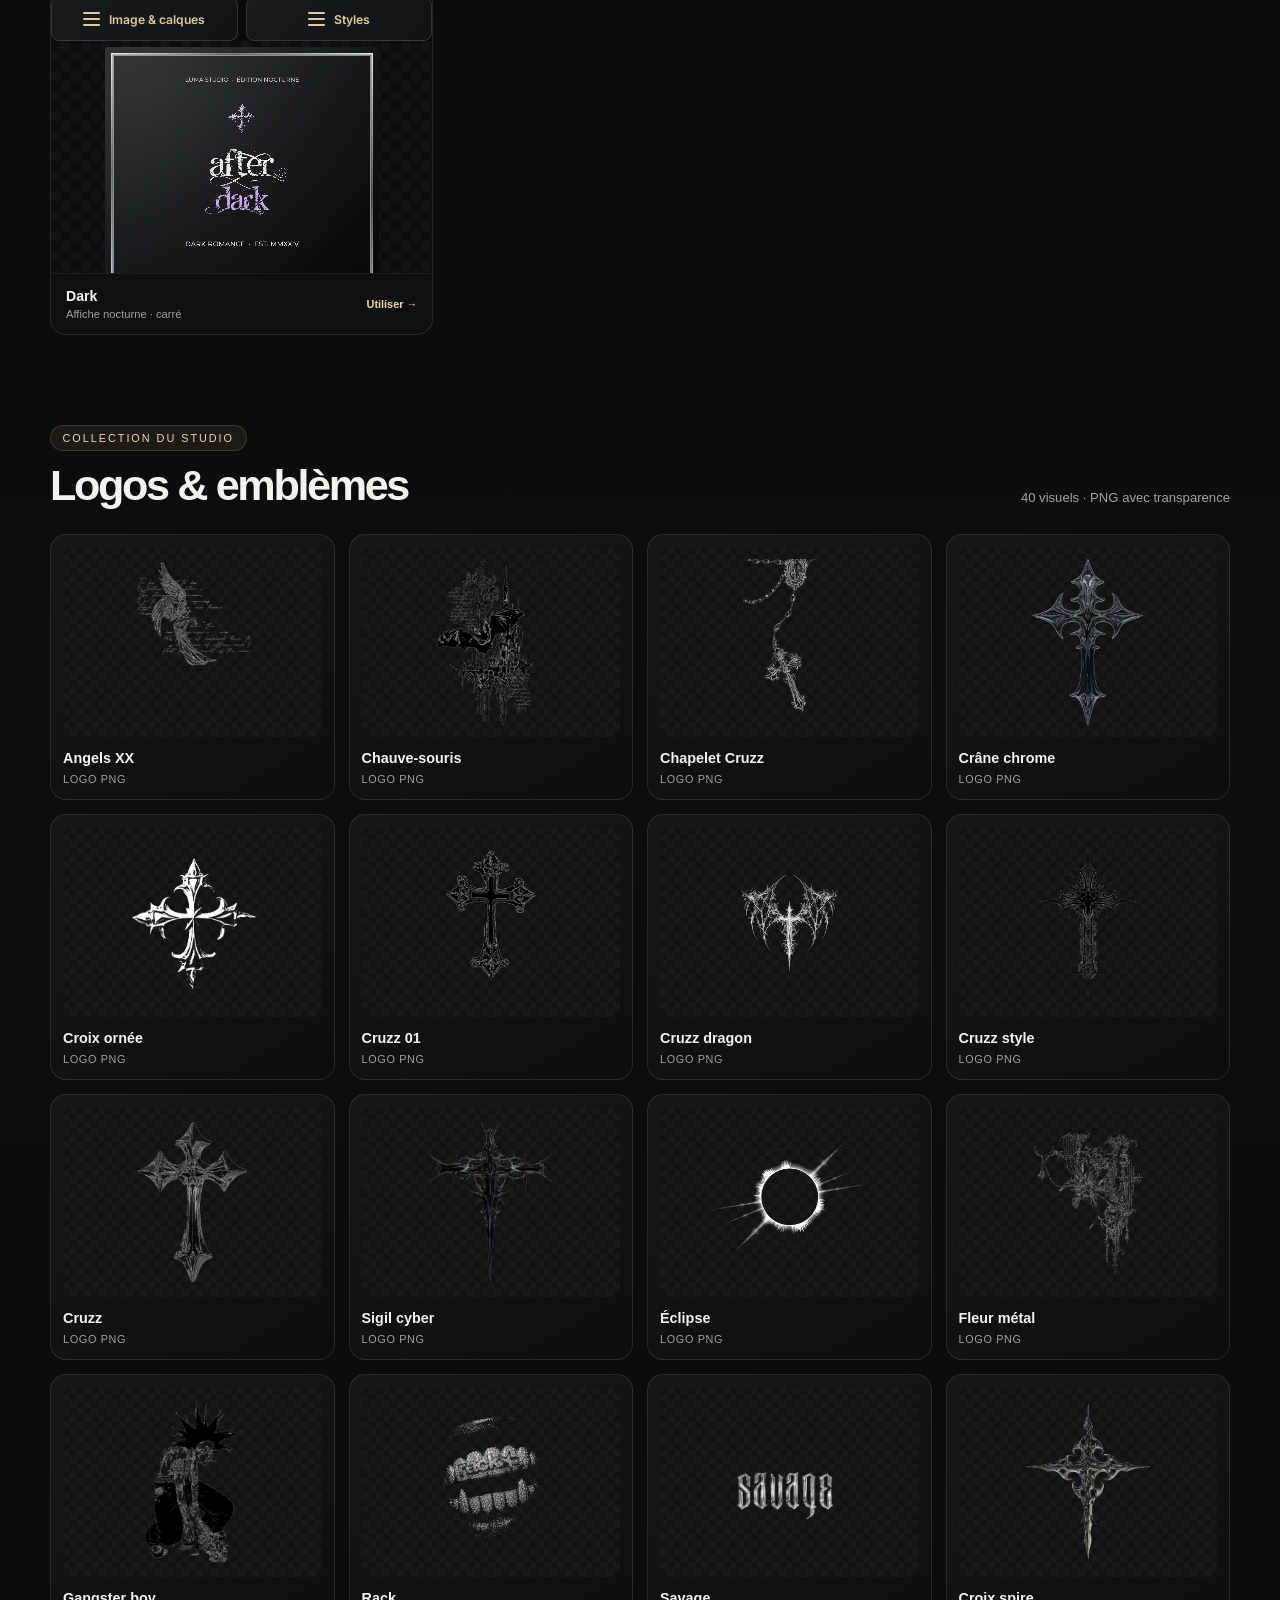
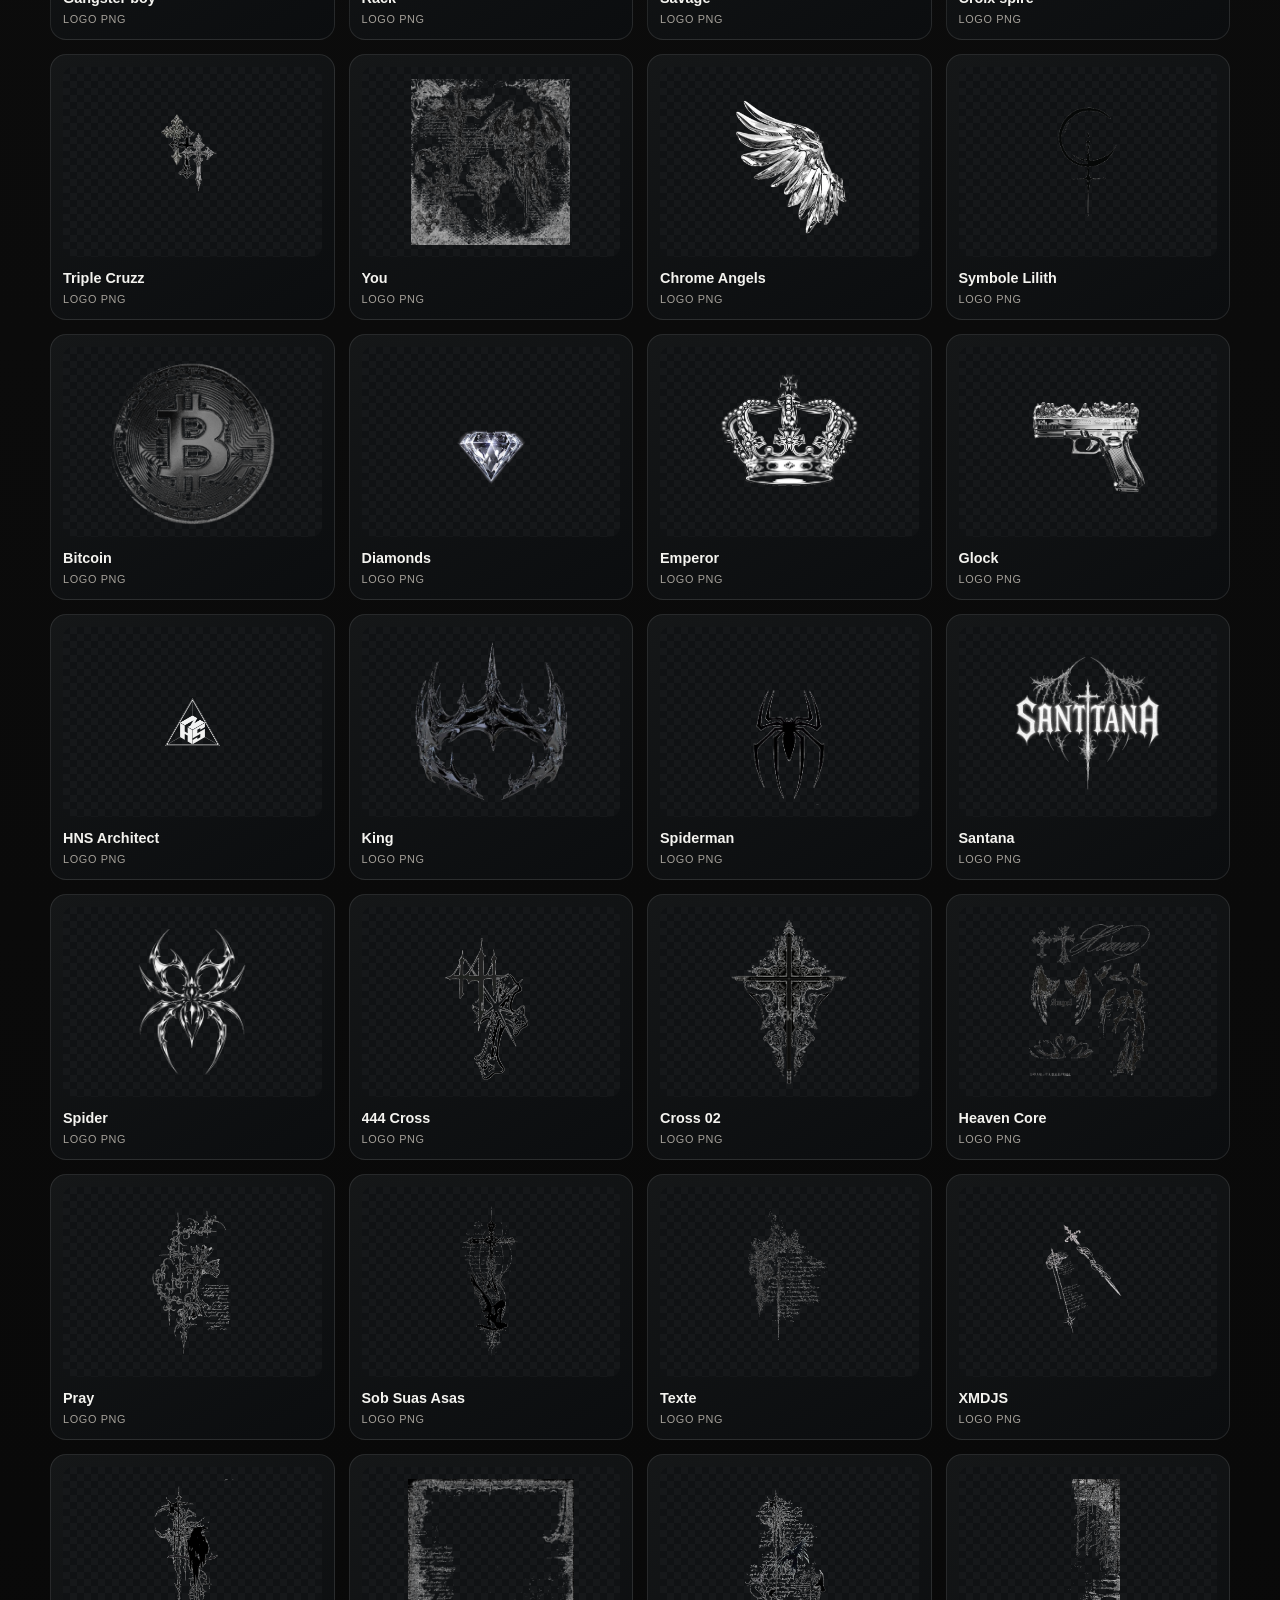
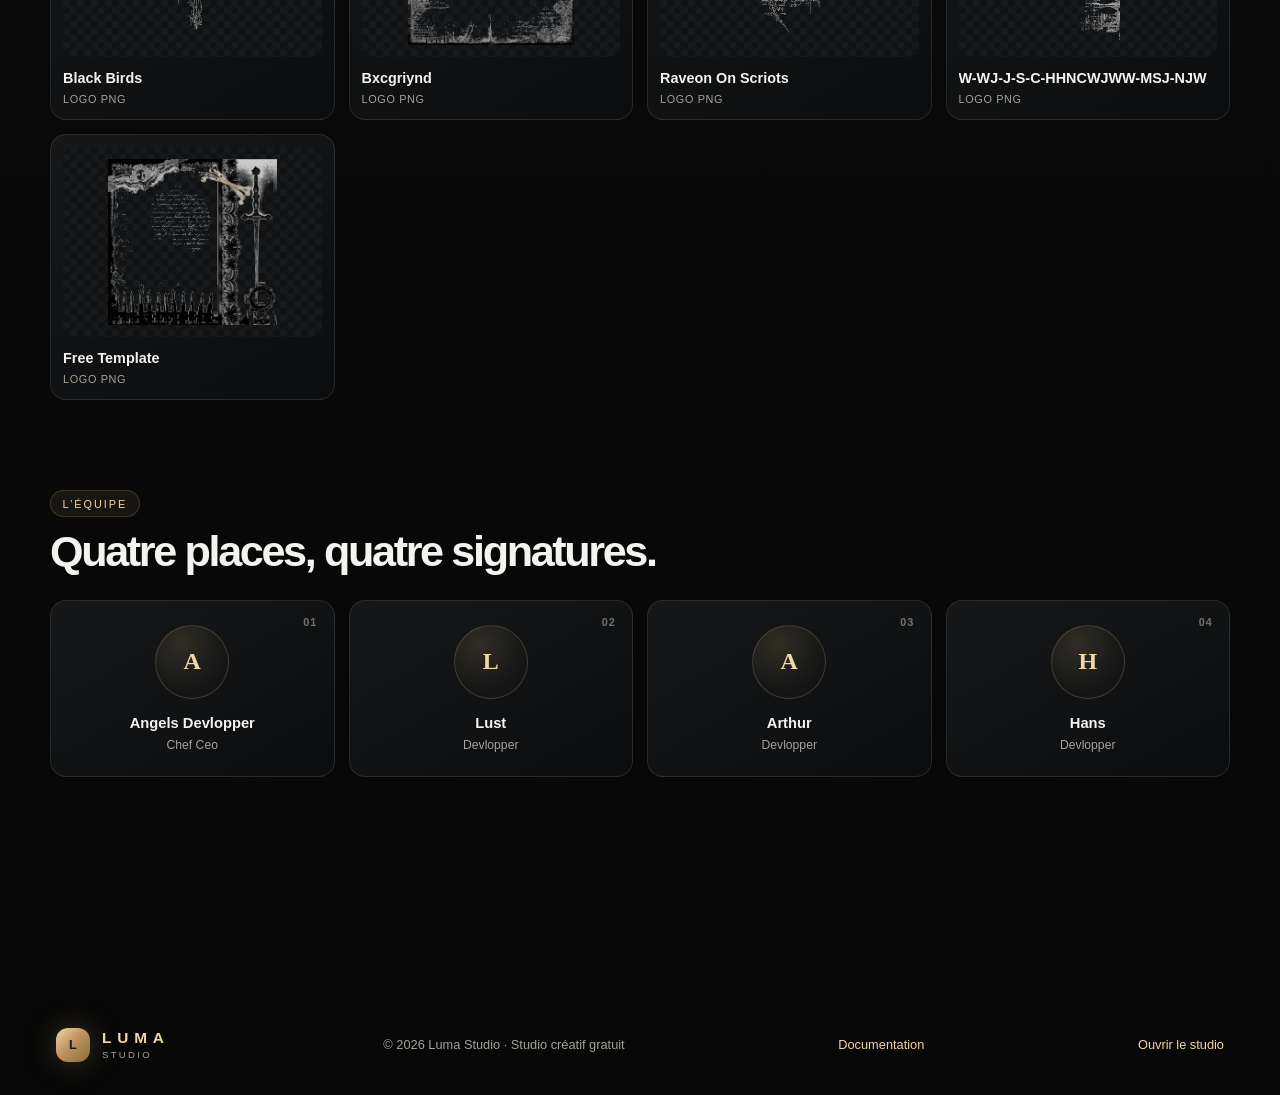
<file: gallery.html>
<!DOCTYPE html>
<html lang="fr" class="gallery-document">
  <head>
    <meta charset="UTF-8" />
    <meta name="viewport" content="width=device-width, initial-scale=1.0" />
    <meta name="theme-color" content="#090909" />
    <meta name="description" content="Explorez la galerie de logos PNG et les créations à personnaliser dans Luma Studio." />
    <title>Galerie | Luma Studio</title>
    <link rel="stylesheet" href="assets/css/style.css" />
  </head>
  <body class="landing-page gallery-page">
    <div class="page-shell">
      <header class="topbar luxury landing-header gallery-header">
        <a class="brand-wrap" href="index.html" aria-label="Accueil Luma Studio">
          <span class="brand-mark"><span>L</span></span>
          <span class="brand-copy"><strong>LUMA</strong><small>STUDIO</small></span>
        </a>
        <button class="menu-toggle" type="button" aria-label="Ouvrir le menu" aria-controls="landing-navigation" aria-expanded="false">
          <span class="menu-toggle-lines" aria-hidden="true"><i></i><i></i><i></i></span>
        </button>
        <nav class="main-nav" id="landing-navigation" aria-label="Navigation principale">
          <a href="index.html">Accueil</a>
          <a href="studio.html">Studio</a>
          <a href="docs.html">Documentation</a>
          <a href="#logos" aria-current="page">Galerie</a>
          <a class="btn btn-primary main-nav-cta" href="studio.html">Créer gratuitement</a>
        </nav>
      </header>

      <main>
        <section class="gallery-hero">
          <span class="eyebrow">GALERIE · LUMA STUDIO</span>
          <h1>Une base visuelle.<br /><span>Votre signature.</span></h1>
          <p>Choisissez un modèle prêt à personnaliser, ouvrez-le directement dans l’éditeur et remplacez ses textes, couleurs et images.</p>
          <a class="btn btn-primary" href="studio.html">Ouvrir le studio <span aria-hidden="true">→</span></a>
        </section>

        <section class="gallery-section" id="templates" aria-labelledby="templates-title">
          <div class="gallery-section-heading">
            <div>
              <span class="eyebrow">PRÊTS À PERSONNALISER</span>
              <h2 id="templates-title">Modèles de création</h2>
            </div>
            <p>7 compositions · cliquez pour les ouvrir dans le studio</p>
          </div>
          <div class="template-showcase-grid">
            <a class="template-showcase-card" href="studio.html?template=event" aria-label="Ouvrir le modèle Événement dans le studio">
              <div class="template-preview"><iframe src="studio.html?template=event&amp;preview=1" title="Aperçu exact du modèle Événement dans l’éditeur" loading="lazy"></iframe></div>
              <div class="template-showcase-meta"><span><strong>Événement</strong><small>Affiche · portrait</small></span><b>Utiliser <span aria-hidden="true">→</span></b></div>
            </a>
            <a class="template-showcase-card" href="studio.html?template=editorial" aria-label="Ouvrir le modèle Éditorial dans le studio">
              <div class="template-preview"><iframe src="studio.html?template=editorial&amp;preview=1" title="Aperçu exact du modèle Éditorial dans l’éditeur" loading="lazy"></iframe></div>
              <div class="template-showcase-meta"><span><strong>Éditorial</strong><small>Magazine · portrait</small></span><b>Utiliser <span aria-hidden="true">→</span></b></div>
            </a>
            <a class="template-showcase-card" href="studio.html?template=product" aria-label="Ouvrir le modèle Produit dans le studio">
              <div class="template-preview"><iframe src="studio.html?template=product&amp;preview=1" title="Aperçu exact du modèle Produit dans l’éditeur" loading="lazy"></iframe></div>
              <div class="template-showcase-meta"><span><strong>Produit</strong><small>Visuel · carré</small></span><b>Utiliser <span aria-hidden="true">→</span></b></div>
            </a>
            <a class="template-showcase-card" href="studio.html?template=album" aria-label="Ouvrir le modèle Musique dans le studio">
              <div class="template-preview"><iframe src="studio.html?template=album&amp;preview=1" title="Aperçu exact du modèle Musique dans l’éditeur" loading="lazy"></iframe></div>
              <div class="template-showcase-meta"><span><strong>Musique</strong><small>Couverture · carré</small></span><b>Utiliser <span aria-hidden="true">→</span></b></div>
            </a>
            <a class="template-showcase-card" href="studio.html?template=story" aria-label="Ouvrir le modèle Story dans le studio">
              <div class="template-preview"><iframe src="studio.html?template=story&amp;preview=1" title="Aperçu exact du modèle Story dans l’éditeur" loading="lazy"></iframe></div>
              <div class="template-showcase-meta"><span><strong>Story</strong><small>Réseaux · vertical</small></span><b>Utiliser <span aria-hidden="true">→</span></b></div>
            </a>
            <a class="template-showcase-card" href="studio.html?template=gaming" aria-label="Ouvrir le modèle Gaming dans le studio">
              <div class="template-preview"><iframe src="studio.html?template=gaming&amp;preview=1" title="Aperçu exact du modèle Gaming dans l’éditeur" loading="lazy"></iframe></div>
              <div class="template-showcase-meta"><span><strong>Gaming</strong><small>Bannière · paysage</small></span><b>Utiliser <span aria-hidden="true">→</span></b></div>
            </a>
            <a class="template-showcase-card" href="studio.html?template=dark" aria-label="Ouvrir le modèle Dark dans le studio">
              <div class="template-preview"><iframe src="studio.html?template=dark&amp;preview=1" title="Aperçu exact du modèle Dark dans l’éditeur" loading="lazy"></iframe></div>
              <div class="template-showcase-meta"><span><strong>Dark</strong><small>Affiche nocturne · carré</small></span><b>Utiliser <span aria-hidden="true">→</span></b></div>
            </a>
          </div>
        </section>

        <section class="gallery-section" id="logos" aria-labelledby="gallery-title">
          <div class="gallery-section-heading">
            <div>
              <span class="eyebrow">COLLECTION DU STUDIO</span>
              <h2 id="gallery-title">Logos &amp; emblèmes</h2>
            </div>
            <p>40 visuels · PNG avec transparence</p>
          </div>
          <div class="gallery-grid">
            <article class="gallery-card"><div class="gallery-art"><img src="assets/images/logo/angels-xx.png" alt="Logo Angels XX" loading="lazy" /></div><h3>Angels XX</h3><span>Logo PNG</span></article>
            <article class="gallery-card"><div class="gallery-art"><img src="assets/images/logo/bat.png" alt="Logo chauve-souris" loading="lazy" /></div><h3>Chauve-souris</h3><span>Logo PNG</span></article>
            <article class="gallery-card"><div class="gallery-art"><img src="assets/images/logo/chapelet-cruzz.png" alt="Logo chapelet Cruzz" loading="lazy" /></div><h3>Chapelet Cruzz</h3><span>Logo PNG</span></article>
            <article class="gallery-card"><div class="gallery-art"><img src="assets/images/logo/Chrome-skull-Cross.png" alt="Logo crâne chrome" loading="lazy" /></div><h3>Crâne chrome</h3><span>Logo PNG</span></article>
            <article class="gallery-card"><div class="gallery-art"><img src="assets/images/logo/Croix-ornee.png" alt="Logo croix ornée" loading="lazy" /></div><h3>Croix ornée</h3><span>Logo PNG</span></article>
            <article class="gallery-card"><div class="gallery-art"><img src="assets/images/logo/cruzz-1.png" alt="Logo Cruzz 01" loading="lazy" /></div><h3>Cruzz 01</h3><span>Logo PNG</span></article>
            <article class="gallery-card"><div class="gallery-art"><img src="assets/images/logo/cruzz-dragon.png" alt="Logo Cruzz dragon" loading="lazy" /></div><h3>Cruzz dragon</h3><span>Logo PNG</span></article>
            <article class="gallery-card"><div class="gallery-art"><img src="assets/images/logo/cruzz-style.png" alt="Logo Cruzz style" loading="lazy" /></div><h3>Cruzz style</h3><span>Logo PNG</span></article>
            <article class="gallery-card"><div class="gallery-art"><img src="assets/images/logo/cruzz.png" alt="Logo Cruzz" loading="lazy" /></div><h3>Cruzz</h3><span>Logo PNG</span></article>
            <article class="gallery-card"><div class="gallery-art"><img src="assets/images/logo/cybersigilism-cross.png" alt="Logo sigil cyber" loading="lazy" /></div><h3>Sigil cyber</h3><span>Logo PNG</span></article>
            <article class="gallery-card"><div class="gallery-art"><img src="assets/images/logo/Eclispe.png" alt="Logo Éclipse" loading="lazy" /></div><h3>Éclipse</h3><span>Logo PNG</span></article>
            <article class="gallery-card"><div class="gallery-art"><img src="assets/images/logo/flower-metal.png" alt="Logo fleur métal" loading="lazy" /></div><h3>Fleur métal</h3><span>Logo PNG</span></article>
            <article class="gallery-card"><div class="gallery-art"><img src="assets/images/logo/gangster-boy.png" alt="Logo gangster boy" loading="lazy" /></div><h3>Gangster boy</h3><span>Logo PNG</span></article>
            <article class="gallery-card"><div class="gallery-art"><img src="assets/images/logo/rack.png" alt="Logo Rack" loading="lazy" /></div><h3>Rack</h3><span>Logo PNG</span></article>
            <article class="gallery-card"><div class="gallery-art"><img src="assets/images/logo/savage.png" alt="Logo Savage" loading="lazy" /></div><h3>Savage</h3><span>Logo PNG</span></article>
            <article class="gallery-card"><div class="gallery-art"><img src="assets/images/logo/spire-cross.png" alt="Logo croix spire" loading="lazy" /></div><h3>Croix spire</h3><span>Logo PNG</span></article>
            <article class="gallery-card"><div class="gallery-art"><img src="assets/images/logo/triple-cruzz.png" alt="Logo Triple Cruzz" loading="lazy" /></div><h3>Triple Cruzz</h3><span>Logo PNG</span></article>
            <article class="gallery-card"><div class="gallery-art"><img src="assets/images/logo/you.png" alt="Logo You" loading="lazy" /></div><h3>You</h3><span>Logo PNG</span></article>
            <article class="gallery-card"><div class="gallery-art"><img src="assets/images/logo/Chrome-Angels-logo.png" alt="Logo Chrome Angels" loading="lazy" /></div><h3>Chrome Angels</h3><span>Logo PNG</span></article>
            <article class="gallery-card"><div class="gallery-art"><img src="assets/images/logo/Lilith-Symbol-logo.png" alt="Logo symbole Lilith" loading="lazy" /></div><h3>Symbole Lilith</h3><span>Logo PNG</span></article>
            <article class="gallery-card"><div class="gallery-art"><img src="assets/images/logo/Logo-Bitcoin.png" alt="Logo Bitcoin" loading="lazy" /></div><h3>Bitcoin</h3><span>Logo PNG</span></article>
            <article class="gallery-card"><div class="gallery-art"><img src="assets/images/logo/Logo-Diamonds.png" alt="Logo Diamonds" loading="lazy" /></div><h3>Diamonds</h3><span>Logo PNG</span></article>
            <article class="gallery-card"><div class="gallery-art"><img src="assets/images/logo/logo-Emperor.png" alt="Logo Emperor" loading="lazy" /></div><h3>Emperor</h3><span>Logo PNG</span></article>
            <article class="gallery-card"><div class="gallery-art"><img src="assets/images/logo/Logo-Glock.png" alt="Logo Glock" loading="lazy" /></div><h3>Glock</h3><span>Logo PNG</span></article>
            <article class="gallery-card"><div class="gallery-art"><img src="assets/images/logo/Logo-Hns-archictect-Logo.png" alt="Logo HNS Architect" loading="lazy" /></div><h3>HNS Architect</h3><span>Logo PNG</span></article>
            <article class="gallery-card"><div class="gallery-art"><img src="assets/images/logo/Logo-King.png" alt="Logo King" loading="lazy" /></div><h3>King</h3><span>Logo PNG</span></article>
            <article class="gallery-card"><div class="gallery-art"><img src="assets/images/logo/Logo-Spiderman.png" alt="Logo Spiderman" loading="lazy" /></div><h3>Spiderman</h3><span>Logo PNG</span></article>
            <article class="gallery-card"><div class="gallery-art"><img src="assets/images/logo/Santana.png" alt="Logo Santana" loading="lazy" /></div><h3>Santana</h3><span>Logo PNG</span></article>
            <article class="gallery-card"><div class="gallery-art"><img src="assets/images/logo/Spider.png" alt="Logo Spider" loading="lazy" /></div><h3>Spider</h3><span>Logo PNG</span></article>
            <article class="gallery-card"><div class="gallery-art"><img src="assets/images/logo/444Crosss.png" alt="Logo 444 Cross" loading="lazy" /></div><h3>444 Cross</h3><span>Logo PNG</span></article>
            <article class="gallery-card"><div class="gallery-art"><img src="assets/images/logo/Cross-2.png" alt="Logo Cross 02" loading="lazy" /></div><h3>Cross 02</h3><span>Logo PNG</span></article>
            <article class="gallery-card"><div class="gallery-art"><img src="assets/images/logo/Heaven-core.png" alt="Logo Heaven Core" loading="lazy" /></div><h3>Heaven Core</h3><span>Logo PNG</span></article>
            <article class="gallery-card"><div class="gallery-art"><img src="assets/images/logo/Pray.png" alt="Logo Pray" loading="lazy" /></div><h3>Pray</h3><span>Logo PNG</span></article>
            <article class="gallery-card"><div class="gallery-art"><img src="assets/images/logo/Sob-Suas-Asas.png" alt="Logo Sob Suas Asas" loading="lazy" /></div><h3>Sob Suas Asas</h3><span>Logo PNG</span></article>
            <article class="gallery-card"><div class="gallery-art"><img src="assets/images/logo/Texte.png" alt="Logo Texte" loading="lazy" /></div><h3>Texte</h3><span>Logo PNG</span></article>
            <article class="gallery-card"><div class="gallery-art"><img src="assets/images/logo/xmdjs.png" alt="Logo XMDJS" loading="lazy" /></div><h3>XMDJS</h3><span>Logo PNG</span></article>
            <article class="gallery-card"><div class="gallery-art"><img src="assets/images/logo/BlackBirds.png" alt="Logo Black Birds" loading="lazy" /></div><h3>Black Birds</h3><span>Logo PNG</span></article>
            <article class="gallery-card"><div class="gallery-art"><img src="assets/images/logo/Bxcgriynd.png" alt="Logo Bxcgriynd" loading="lazy" /></div><h3>Bxcgriynd</h3><span>Logo PNG</span></article>
            <article class="gallery-card"><div class="gallery-art"><img src="assets/images/logo/RaveonOnScriots.png" alt="Logo Raveon On Scriots" loading="lazy" /></div><h3>Raveon On Scriots</h3><span>Logo PNG</span></article>
            <article class="gallery-card"><div class="gallery-art"><img src="assets/images/logo/w-wj-j-s-c-hhncwjww-msj-njw.png" alt="Logo W-WJ-J-S-C-HHNCWJWW-MSJ-NJW" loading="lazy" /></div><h3>W-WJ-J-S-C-HHNCWJWW-MSJ-NJW</h3><span>Logo PNG</span></article>
            <article class="gallery-card"><div class="gallery-art"><img src="assets/images/logo/Free-Template.png" alt="Logo Free Template" loading="lazy" /></div><h3>Free Template</h3><span>Logo PNG</span></article>
          </div>
        </section>

        <section class="gallery-team" id="equipe" aria-labelledby="team-title">
          <div class="gallery-section-heading">
            <div>
              <span class="eyebrow">L’ÉQUIPE</span>
              <h2 id="team-title">Quatre places, quatre signatures.</h2>
            </div>
          </div>
          <div class="team-grid">
            <article class="team-card"><span class="team-index">01</span><div class="team-avatar" aria-hidden="true">A</div><h3>Angels Devlopper</h3><p>Chef Ceo</p></article>
            <article class="team-card"><span class="team-index">02</span><div class="team-avatar" aria-hidden="true">L</div><h3>Lust </h3><p>Devlopper</p></article>
            <article class="team-card"><span class="team-index">03</span><div class="team-avatar" aria-hidden="true">A</div><h3>Arthur</h3><p>Devlopper</p></article>
            <article class="team-card"><span class="team-index">04</span><div class="team-avatar" aria-hidden="true">H</div><h3>Hans</h3><p>Devlopper</p></article>
          </div>
        </section>
      </main>

      <footer class="footer gallery-footer">
        <div class="footer-meta">
          <a class="brand-wrap" href="index.html" aria-label="Accueil Luma Studio">
            <span class="brand-mark small-mark"><span>L</span></span>
            <span class="brand-copy"><strong>LUMA</strong><small>STUDIO</small></span>
          </a>
          <p>© 2026 Luma Studio · Studio créatif gratuit</p>
          <a href="docs.html">Documentation</a>
          <a href="studio.html">Ouvrir le studio</a>
        </div>
      </footer>
    </div>
    <script src="assets/js/app.js" defer></script>
  </body>
</html>
</file>
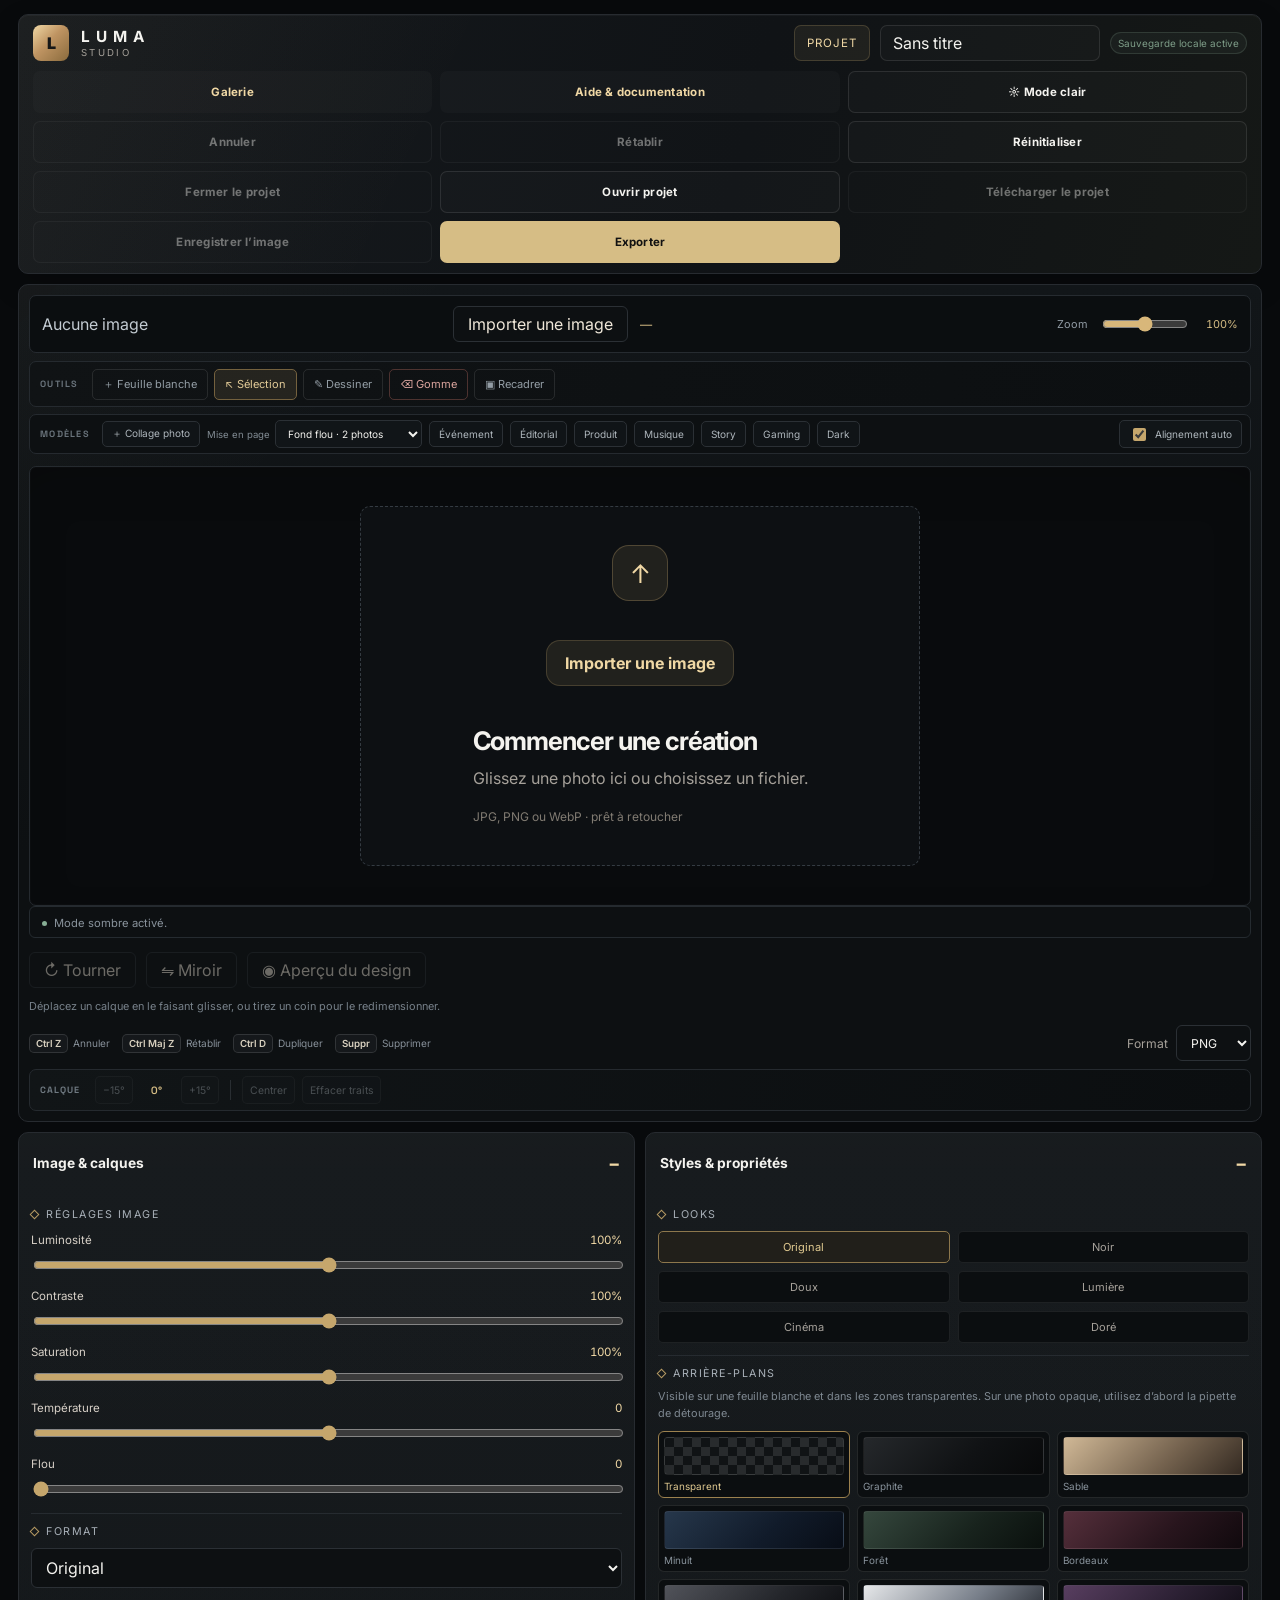
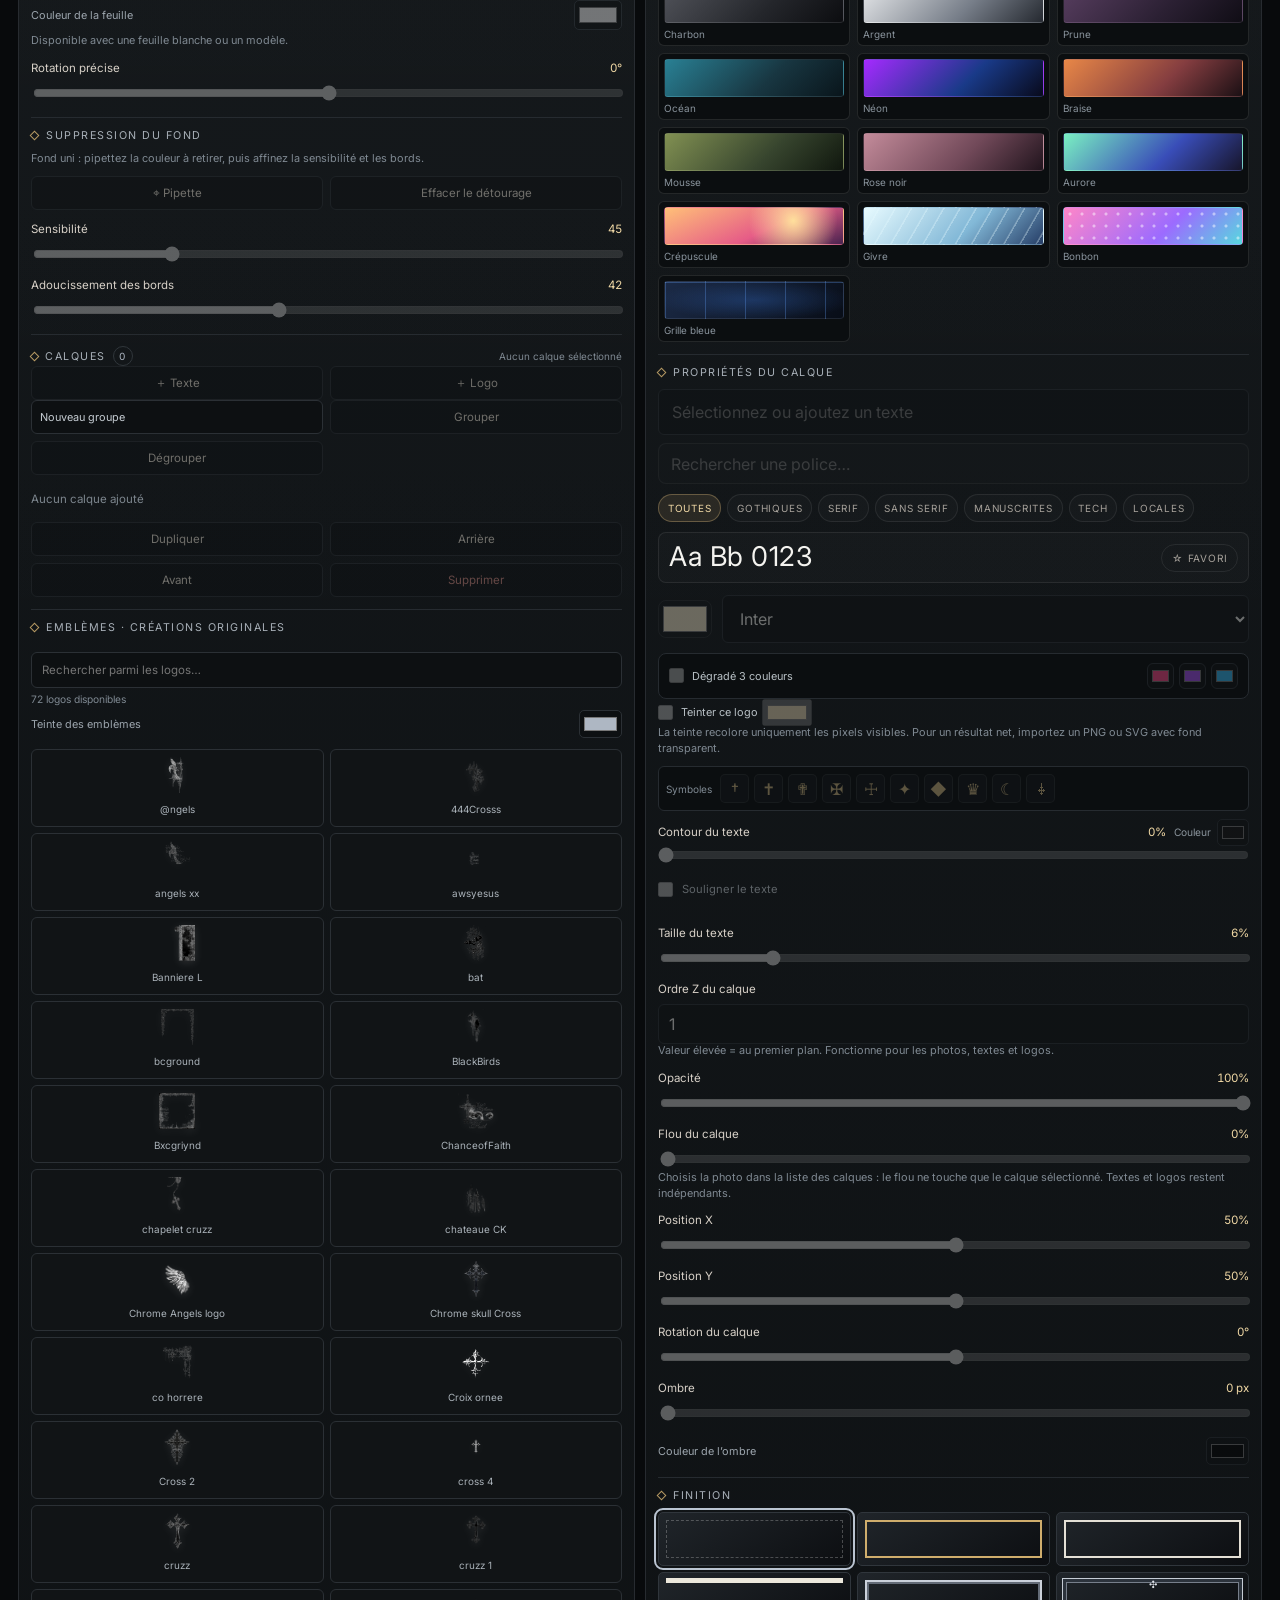
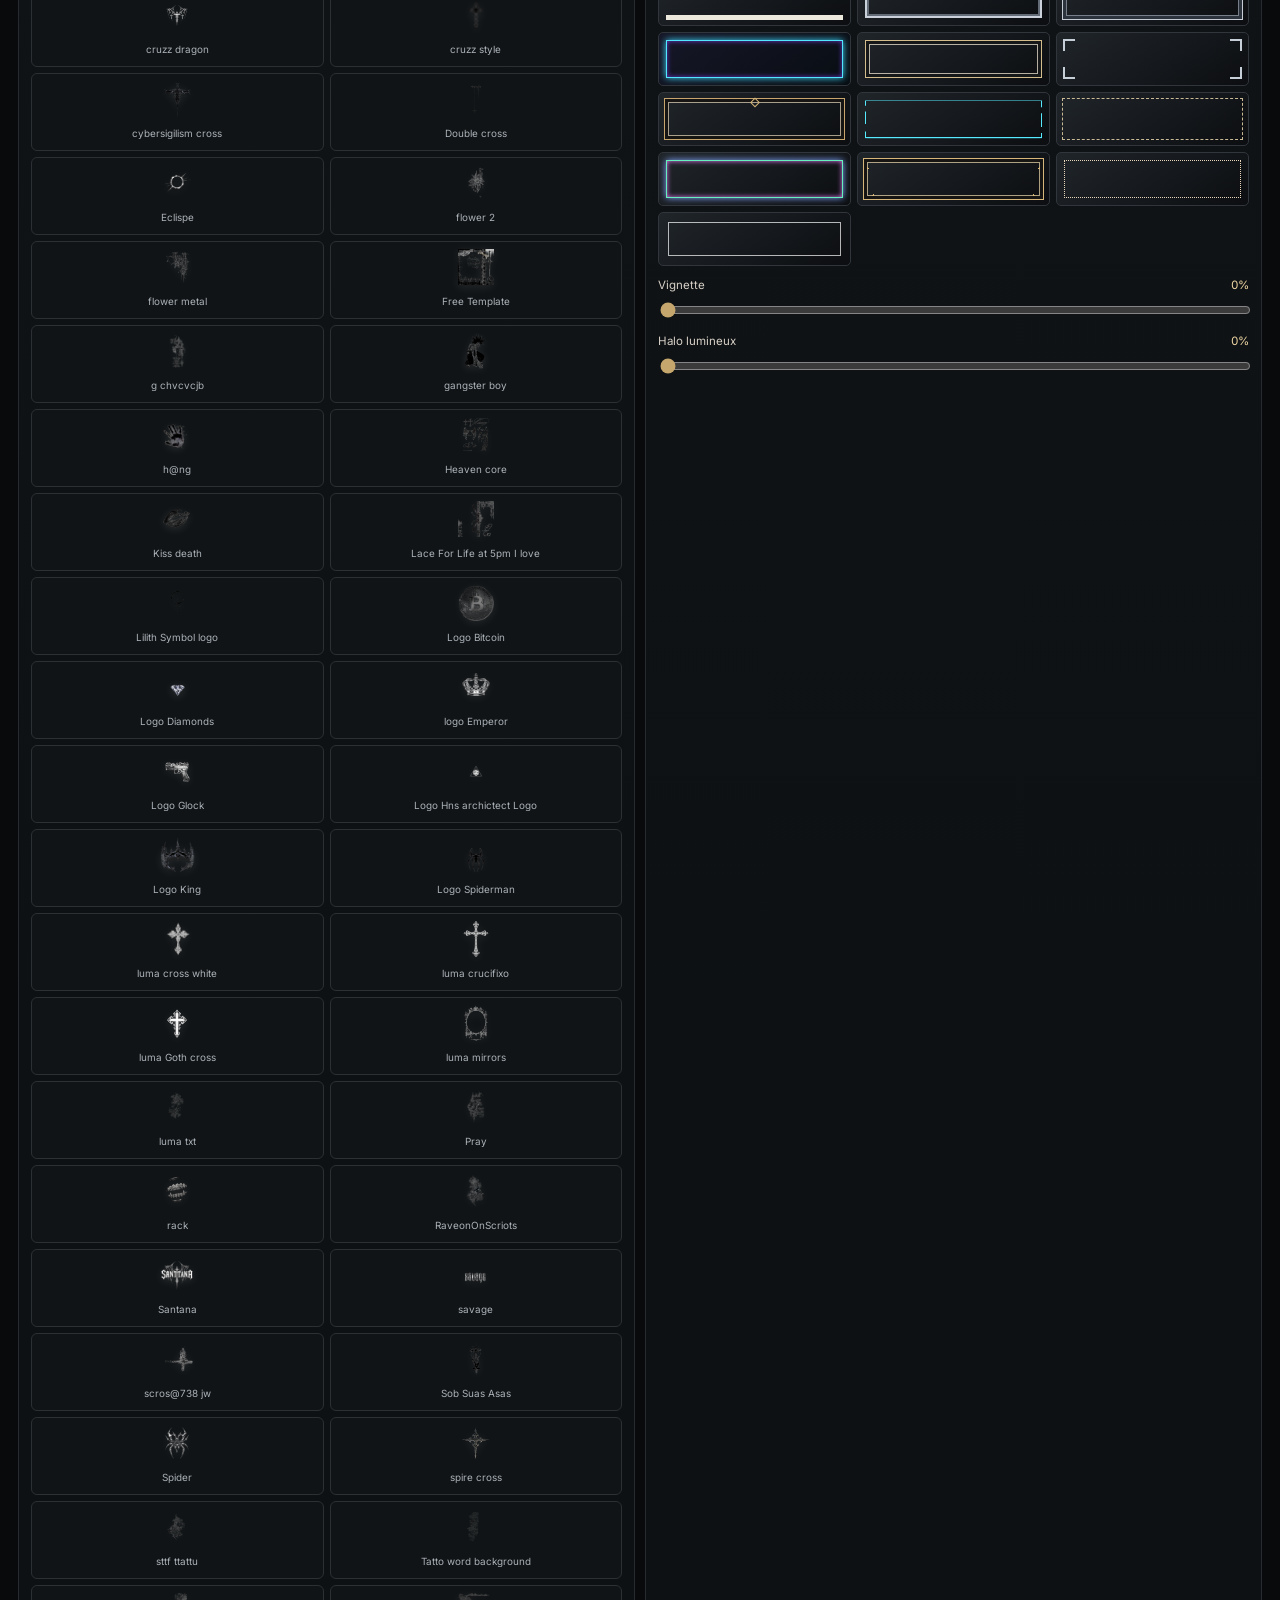
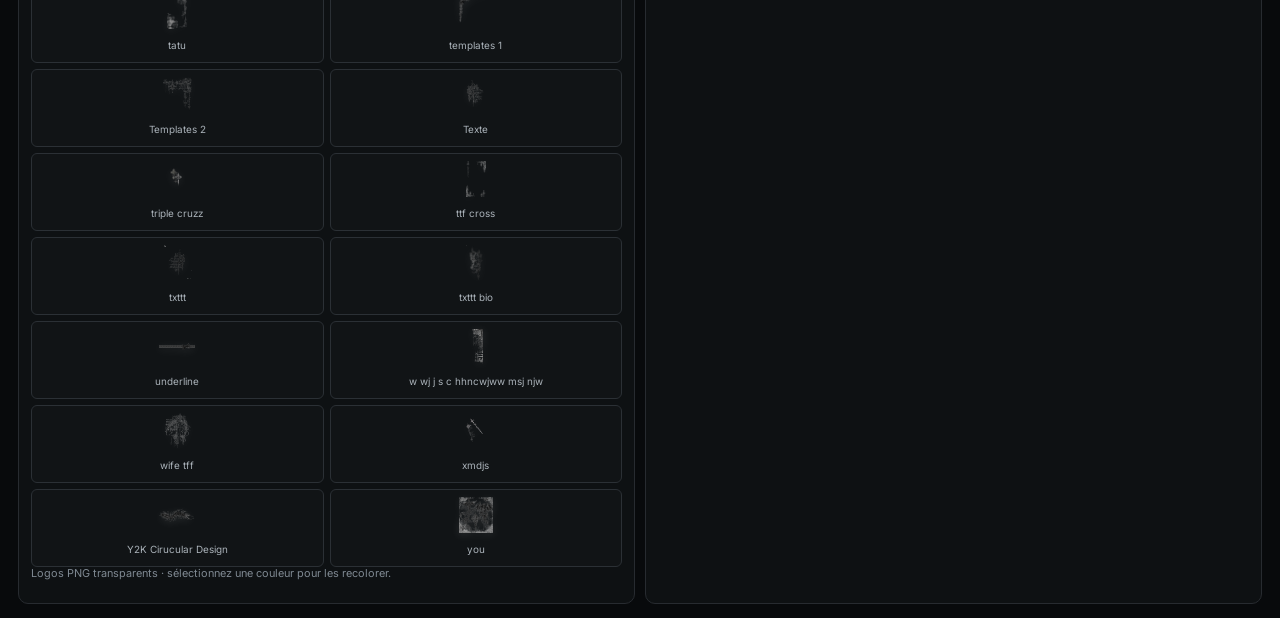
<file: studio.html>
<!DOCTYPE html>
<html lang="fr">
  <head>
    <meta charset="UTF-8" />
    <meta name="viewport" content="width=device-width, initial-scale=1.0" />
    <meta name="theme-color" content="#090909" />
    <title>Luma Studio | Éditeur</title>
    <link rel="preconnect" href="https://fonts.googleapis.com" />
    <link rel="preconnect" href="https://fonts.gstatic.com" crossorigin />
    <link href="https://fonts.googleapis.com/css2?family=Alegreya:wght@400;500;700&family=Archivo:wght@400;500;700&family=Audiowide&family=Bebas+Neue&family=Cinzel:wght@400;500;700&family=Crimson+Text:wght@400;600;700&family=Courier+Prime:wght@400;700&family=Cormorant+Garamond:wght@400;500;700&family=DM+Sans:wght@400;500;700&family=DM+Serif+Display&family=Fira+Code:wght@400;500;700&family=Germania+One&family=Grenze+Gotisch:wght@400;500;700&family=IBM+Plex+Mono:wght@400;500;700&family=Inter:wght@400;500;700&family=JetBrains+Mono:wght@400;500;700&family=Kanit:wght@400;500;700&family=Lato:wght@400;700&family=League+Spartan:wght@400;500;700&family=Libre+Baskerville:wght@400;700&family=Lora:wght@400;500;700&family=Manrope:wght@400;500;700&family=Metal+Mania&family=Michroma&family=Merriweather:wght@400;700&family=Montserrat:wght@400;500;700&family=Montserrat+Alternates:wght@400;500;700&family=Monsieur+La+Doulaise&family=New+Rocker&family=Nunito:wght@400;500;700&family=Open+Sans:wght@400;500;700&family=Orbitron:wght@400;500;700&family=Oswald:wght@400;500;700&family=Outfit:wght@400;500;700&family=Oxanium:wght@400;500;700&family=Pirata+One&family=Playfair+Display:wght@400;500;700&family=Plus+Jakarta+Sans:wght@400;500;700&family=Poppins:wght@400;500;700&family=Quicksand:wght@400;500;700&family=Raleway:wght@400;500;700&family=Roboto:wght@400;500;700&family=Roboto+Mono:wght@400;500;700&family=Share+Tech+Mono&family=Sora:wght@400;500;700&family=Source+Sans+3:wght@400;500;700&family=Space+Grotesk:wght@400;500;700&family=Space+Mono:wght@400;700&family=Ubuntu+Mono:wght@400;700&family=UnifrakturMaguntia&family=Urbanist:wght@400;500;700&display=swap" rel="stylesheet" />
    <link href="https://fonts.googleapis.com/css2?family=Eater&family=Jacquard+12&family=MedievalSharp&family=Rakkas&family=Rye&family=UnifrakturCook:wght@700&display=swap" rel="stylesheet" />
    <link rel="stylesheet" href="assets/css/style.css" />
    <script>if (new URLSearchParams(window.location.search).get("preview") === "1") document.documentElement.classList.add("studio-preview-document");</script>
    <script src="assets/js/editor.js" defer></script>
  </head>
  <body class="studio-page">
    <div class="editor-shell">
      <header class="editor-topbar">
        <a class="brand-wrap" href="index.html" aria-label="Retour à l'accueil Luma Studio">
          <div class="brand-mark"><span>L</span></div>
          <div class="brand-copy">
            <strong>LUMA</strong>
            <small>STUDIO</small>
          </div>
        </a>

        <div class="workspace-meta">
          <span class="meta-pill">Projet</span>
          <input class="project-name" id="project-name" type="text" value="Sans titre" aria-label="Nom du projet" />
          <span class="autosave-state" id="autosave-state" aria-live="polite">Sauvegarde locale active</span>
        </div>

        <div class="topbar-actions">
          <a class="btn btn-ghost studio-docs-link" href="gallery.html">Galerie</a>
          <a class="btn btn-ghost studio-docs-link" href="docs.html">Aide & documentation</a>
          <button class="btn btn-ghost editor-theme-toggle" id="editor-theme-toggle" type="button" aria-pressed="false" title="Passer au mode clair">☼ Mode clair</button>
          <button class="btn btn-ghost" id="undo-button" type="button" disabled>Annuler</button>
          <button class="btn btn-ghost" id="redo-button" type="button" disabled>Rétablir</button>
          <button class="btn btn-ghost" id="reset-button" type="button">Réinitialiser</button>
          <button class="btn btn-ghost" id="close-project-button" type="button" disabled>Fermer le projet</button>
          <button class="btn btn-ghost" id="open-project-button" type="button">Ouvrir projet</button>
          <button class="btn btn-ghost" id="save-project-button" type="button" disabled>Télécharger le projet</button>
          <input id="project-upload" type="file" accept=".json,application/json" hidden />
          <button class="btn btn-ghost" id="save-image-button" type="button" disabled>Enregistrer l’image</button>
          <button class="btn btn-primary" id="export-button" type="button">Exporter</button>
        </div>
      </header>

      <main class="editor-layout">
        <details class="sidebar left-sidebar panel-accordion" id="image-layers-panel" open>
          <summary class="panel-accordion-header">Image & calques</summary>
          <div class="panel-accordion-content">
          <div class="mobile-drawer-header">
            <span>Image & calques</span>
            <button class="mobile-drawer-close" type="button" data-mobile-panel-close aria-label="Fermer le menu Image et calques">Fermer <span aria-hidden="true">×</span></button>
          </div>
          <div class="panel-block first-panel">
            <div class="panel-title">Réglages image</div>
            <label class="range-wrap" for="brightness">
              <span>Luminosité</span><output data-value-for="brightness">100%</output>
            </label>
            <input id="brightness" data-adjust="brightness" type="range" min="0" max="200" value="100" />

            <label class="range-wrap" for="contrast">
              <span>Contraste</span><output data-value-for="contrast">100%</output>
            </label>
            <input id="contrast" data-adjust="contrast" type="range" min="0" max="200" value="100" />

            <label class="range-wrap" for="saturation">
              <span>Saturation</span><output data-value-for="saturation">100%</output>
            </label>
            <input id="saturation" data-adjust="saturation" type="range" min="0" max="200" value="100" />

            <label class="range-wrap" for="warmth">
              <span>Température</span><output data-value-for="warmth">0</output>
            </label>
            <input id="warmth" data-adjust="warmth" type="range" min="-100" max="100" value="0" />

            <label class="range-wrap" for="softness">
              <span>Flou</span><output data-value-for="softness">0</output>
            </label>
            <input id="softness" data-adjust="softness" type="range" min="0" max="12" value="0" step="0.5" />
          </div>

          <div class="panel-block">
            <div class="panel-title">Format</div>
            <label class="sr-only" for="aspect-ratio">Format de l'image</label>
            <select class="editor-select" id="aspect-ratio">
              <optgroup label="Réseaux sociaux">
                <option value="original">Original</option>
                <option value="1">Carré · Instagram / avatar · 1:1</option>
                <option value="0.8">Portrait · Instagram · 4:5</option>
                <option value="0.5625">Story / TikTok / Reel · 9:16</option>
                <option value="1.7778">Vidéo / miniature YouTube · 16:9</option>
                <option value="1.91">Publication paysage · 1.91:1</option>
                <option value="2.63">Couverture Facebook · 2.63:1</option>
                <option value="3">Bannière X / Twitter · 3:1</option>
                <option value="4">Bannière LinkedIn · 4:1</option>
              </optgroup>
              <optgroup label="Photo & impression">
                <option value="1.3333">Photo paysage · 4:3</option>
                <option value="1.5">Photo classique · 3:2</option>
                <option value="0.75">Portrait · 3:4</option>
                <option value="0.6667">Épingle / affiche · 2:3</option>
                <option value="1.25">Photo · 5:4</option>
                <option value="0.707">Papier A4 portrait · 1:√2</option>
                <option value="1.414">Papier A4 paysage · √2:1</option>
                <option value="2">Bannière large · 2:1</option>
              </optgroup>
            </select>
            <label class="paper-color-control" for="paper-color">
              <span>Couleur de la feuille</span>
              <input id="paper-color" type="color" value="#ffffff" disabled />
            </label>
            <p class="panel-note paper-color-note">Disponible avec une feuille blanche ou un modèle.</p>
            <label class="range-wrap" for="image-rotation">
              <span>Rotation précise</span><output data-value-for="image-rotation">0°</output>
            </label>
            <input id="image-rotation" type="range" min="-180" max="180" value="0" disabled />
          </div>

          <div class="panel-block">
            <div class="panel-title">Suppression du fond</div>
            <p class="panel-note">Fond uni : pipettez la couleur à retirer, puis affinez la sensibilité et les bords.</p>
            <div class="layer-actions">
              <button class="chip-button" id="pick-background" type="button" disabled>⌖ Pipette</button>
              <button class="chip-button" id="clear-background" type="button" disabled>Effacer le détourage</button>
            </div>
            <label class="range-wrap" for="background-tolerance">
              <span>Sensibilité</span><output data-value-for="background-tolerance">45</output>
            </label>
            <input id="background-tolerance" type="range" min="5" max="180" value="45" disabled />
            <label class="range-wrap" for="background-feather">
              <span>Adoucissement des bords</span><output data-value-for="background-feather">42</output>
            </label>
            <input id="background-feather" type="range" min="1" max="100" value="42" disabled />
          </div>

          <div class="panel-block">
            <div class="layer-heading">
              <div class="panel-title">Calques <span class="layer-count" id="layer-count">0</span></div>
              <span class="layer-selection-summary" id="layer-selection-summary">Aucun calque sélectionné</span>
            </div>
            <div class="layer-actions">
              <button class="chip-button" id="new-text-layer" type="button" disabled>＋ Texte</button>
              <button class="chip-button file-button" id="logo-upload-button" type="button" disabled>＋ Logo</button>
              <input id="logo-upload" type="file" accept="image/png,image/jpeg,image/webp,image/svg+xml,.svg" aria-label="Importer un logo" hidden />
            </div>
            <div class="layer-actions layer-group-actions">
              <label class="sr-only" for="layer-group-name">Nom du groupe</label>
              <input id="layer-group-name" type="text" value="Nouveau groupe" maxlength="40" placeholder="Nom du groupe" />
              <button class="chip-button" id="group-layers" type="button" disabled>Grouper</button>
              <button class="chip-button" id="ungroup-layers" type="button" disabled>Dégrouper</button>
            </div>
            <div class="layer-list" id="layer-list" aria-label="Calques du projet">
              <p class="layer-empty">Aucun calque ajouté</p>
            </div>
            <div class="layer-actions layer-management">
              <button class="chip-button" id="duplicate-layer" type="button" disabled>Dupliquer</button>
              <button class="chip-button" id="move-layer-back" type="button" disabled>Arrière</button>
              <button class="chip-button" id="move-layer-front" type="button" disabled>Avant</button>
              <button class="chip-button danger-button" id="delete-layer" type="button" disabled>Supprimer</button>
            </div>
            <div class="logo-library">
              <div class="panel-title">Emblèmes · créations originales</div>
              <label class="sr-only" for="logo-search">Rechercher un logo</label>
              <input class="logo-search" id="logo-search" type="search" placeholder="Rechercher parmi les logos…" autocomplete="off" />
              <p class="logo-results" id="logo-results" aria-live="polite">40 logos disponibles</p>
              <label class="logo-color-control" for="logo-color">
                <span>Teinte des emblèmes</span>
                <input id="logo-color" type="color" value="#aeb7c3" />
              </label>
              <div class="logo-grid" role="group" aria-label="Logos PNG disponibles">
                <button class="logo-card" type="button" data-logo="angels" disabled><img src="assets/images/logo/angels-xx.png" alt="" loading="lazy" /><span>Angels XX</span></button>
                <button class="logo-card" type="button" data-logo="bat" disabled><img src="assets/images/logo/bat.png" alt="" loading="lazy" /><span>Chauve-souris</span></button>
                <button class="logo-card" type="button" data-logo="chapelet" disabled><img src="assets/images/logo/chapelet-cruzz.png" alt="" loading="lazy" /><span>Chapelet Cruzz</span></button>
                <button class="logo-card" type="button" data-logo="chromeSkull" disabled><img src="assets/images/logo/Chrome-skull-Cross.png" alt="" loading="lazy" /><span>Crâne chrome</span></button>
                <button class="logo-card" type="button" data-logo="ornateCross" disabled><img src="assets/images/logo/Croix-ornee.png" alt="" loading="lazy" /><span>Croix ornée</span></button>
                <button class="logo-card" type="button" data-logo="cruzzOne" disabled><img src="assets/images/logo/cruzz-1.png" alt="" loading="lazy" /><span>Cruzz 01</span></button>
                <button class="logo-card" type="button" data-logo="dragonCruzz" disabled><img src="assets/images/logo/cruzz-dragon.png" alt="" loading="lazy" /><span>Cruzz dragon</span></button>
                <button class="logo-card" type="button" data-logo="cruzzStyle" disabled><img src="assets/images/logo/cruzz-style.png" alt="" loading="lazy" /><span>Cruzz style</span></button>
                <button class="logo-card" type="button" data-logo="cruzz" disabled><img src="assets/images/logo/cruzz.png" alt="" loading="lazy" /><span>Cruzz</span></button>
                <button class="logo-card" type="button" data-logo="cyberCross" disabled><img src="assets/images/logo/cybersigilism-cross.png" alt="" loading="lazy" /><span>Sigil cyber</span></button>
                <button class="logo-card" type="button" data-logo="eclipse" disabled><img src="assets/images/logo/Eclispe.png" alt="" loading="lazy" /><span>Éclipse</span></button>
                <button class="logo-card" type="button" data-logo="metalFlower" disabled><img src="assets/images/logo/flower-metal.png" alt="" loading="lazy" /><span>Fleur métal</span></button>
                <button class="logo-card" type="button" data-logo="gangster" disabled><img src="assets/images/logo/gangster-boy.png" alt="" loading="lazy" /><span>Gangster boy</span></button>
                <button class="logo-card" type="button" data-logo="rack" disabled><img src="assets/images/logo/rack.png" alt="" loading="lazy" /><span>Rack</span></button>
                <button class="logo-card" type="button" data-logo="savage" disabled><img src="assets/images/logo/savage.png" alt="" loading="lazy" /><span>Savage</span></button>
                <button class="logo-card" type="button" data-logo="spireCross" disabled><img src="assets/images/logo/spire-cross.png" alt="" loading="lazy" /><span>Croix spire</span></button>
                <button class="logo-card" type="button" data-logo="tripleCruzz" disabled><img src="assets/images/logo/triple-cruzz.png" alt="" loading="lazy" /><span>Triple Cruzz</span></button>
                <button class="logo-card" type="button" data-logo="you" disabled><img src="assets/images/logo/you.png" alt="" loading="lazy" /><span>You</span></button>
                <button class="logo-card" type="button" data-logo="chromeAngels" disabled><img src="assets/images/logo/Chrome-Angels-logo.png" alt="" loading="lazy" /><span>Chrome Angels</span></button>
                <button class="logo-card" type="button" data-logo="lilithSymbol" disabled><img src="assets/images/logo/Lilith-Symbol-logo.png" alt="" loading="lazy" /><span>Symbole Lilith</span></button>
                <button class="logo-card" type="button" data-logo="bitcoin" disabled><img src="assets/images/logo/Logo-Bitcoin.png" alt="" loading="lazy" /><span>Bitcoin</span></button>
                <button class="logo-card" type="button" data-logo="diamonds" disabled><img src="assets/images/logo/Logo-Diamonds.png" alt="" loading="lazy" /><span>Diamonds</span></button>
                <button class="logo-card" type="button" data-logo="emperor" disabled><img src="assets/images/logo/logo-Emperor.png" alt="" loading="lazy" /><span>Emperor</span></button>
                <button class="logo-card" type="button" data-logo="glock" disabled><img src="assets/images/logo/Logo-Glock.png" alt="" loading="lazy" /><span>Glock</span></button>
                <button class="logo-card" type="button" data-logo="hnsArchitect" disabled><img src="assets/images/logo/Logo-Hns-archictect-Logo.png" alt="" loading="lazy" /><span>HNS Architect</span></button>
                <button class="logo-card" type="button" data-logo="king" disabled><img src="assets/images/logo/Logo-King.png" alt="" loading="lazy" /><span>King</span></button>
                <button class="logo-card" type="button" data-logo="spidermanLogo" disabled><img src="assets/images/logo/Logo-Spiderman.png" alt="" loading="lazy" /><span>Spiderman</span></button>
                <button class="logo-card" type="button" data-logo="santana" disabled><img src="assets/images/logo/Santana.png" alt="" loading="lazy" /><span>Santana</span></button>
                <button class="logo-card" type="button" data-logo="spider" disabled><img src="assets/images/logo/Spider.png" alt="" loading="lazy" /><span>Spider</span></button>
                <button class="logo-card" type="button" data-logo="cross444" disabled><img src="assets/images/logo/444Crosss.png" alt="" loading="lazy" /><span>444 Cross</span></button>
                <button class="logo-card" type="button" data-logo="crossTwo" disabled><img src="assets/images/logo/Cross-2.png" alt="" loading="lazy" /><span>Cross 02</span></button>
                <button class="logo-card" type="button" data-logo="heavenCore" disabled><img src="assets/images/logo/Heaven-core.png" alt="" loading="lazy" /><span>Heaven Core</span></button>
                <button class="logo-card" type="button" data-logo="pray" disabled><img src="assets/images/logo/Pray.png" alt="" loading="lazy" /><span>Pray</span></button>
                <button class="logo-card" type="button" data-logo="sobSuasAsas" disabled><img src="assets/images/logo/Sob-Suas-Asas.png" alt="" loading="lazy" /><span>Sob Suas Asas</span></button>
                <button class="logo-card" type="button" data-logo="texte" disabled><img src="assets/images/logo/Texte.png" alt="" loading="lazy" /><span>Texte</span></button>
                <button class="logo-card" type="button" data-logo="xmdjs" disabled><img src="assets/images/logo/xmdjs.png" alt="" loading="lazy" /><span>XMDJS</span></button>
                <button class="logo-card" type="button" data-logo="blackBirds" disabled><img src="assets/images/logo/BlackBirds.png" alt="" loading="lazy" /><span>Black Birds</span></button>
                <button class="logo-card" type="button" data-logo="bxcgriynd" disabled><img src="assets/images/logo/Bxcgriynd.png" alt="" loading="lazy" /><span>Bxcgriynd</span></button>
                <button class="logo-card" type="button" data-logo="raveonOnScriots" disabled><img src="assets/images/logo/RaveonOnScriots.png" alt="" loading="lazy" /><span>Raveon On Scriots</span></button>
                <button class="logo-card" type="button" data-logo="wjEmblem" disabled><img src="assets/images/logo/w-wj-j-s-c-hhncwjww-msj-njw.png" alt="" loading="lazy" /><span>W-WJ-J-S-C-HHNCWJWW-MSJ-NJW</span></button>
              </div>
              <p class="panel-note crosses-note">Logos PNG transparents · sélectionnez une couleur pour les recolorer.</p>
              <div class="crosses-logo-grid" id="crosses-logo-grid" role="group" aria-label="Symboles de la police Crosses"></div>
            </div>
          </div>
          </div>
        </details>

        <section class="stage-panel" aria-label="Zone de travail">
          <div class="stage-toolbar">
            <span id="image-name">Aucune image</span>
            <button class="chip-button stage-image-button" id="open-image-button" type="button">Importer une image</button>
            <div class="canvas-readout">
              <span class="toolbar-right" id="image-dimensions">—</span>
              <label class="zoom-control" for="canvas-zoom">
                <span>Zoom</span>
                <input id="canvas-zoom" type="range" min="50" max="150" value="100" />
                <output id="canvas-zoom-output">100%</output>
              </label>
            </div>
          </div>
          <nav class="mobile-editor-menus" aria-label="Menus de l’éditeur">
            <button class="mobile-editor-menu-button" type="button" data-mobile-panel="image-layers-panel" aria-controls="image-layers-panel" aria-expanded="false">
              <span class="hamburger-icon" aria-hidden="true"><i></i><i></i><i></i></span>
              Image & calques
            </button>
            <button class="mobile-editor-menu-button" type="button" data-mobile-panel="styles-panel" aria-controls="styles-panel" aria-expanded="false">
              <span class="hamburger-icon" aria-hidden="true"><i></i><i></i><i></i></span>
              Styles
            </button>
          </nav>

          <div class="canvas-tools" role="toolbar" aria-label="Outils de création">
            <span class="tools-label">OUTILS</span>
            <button class="tool-mode blank-project" id="new-blank-canvas" type="button">＋ Feuille blanche</button>
            <button class="tool-mode active" id="select-tool" type="button" data-tool="select" aria-pressed="true">↖ Sélection</button>
            <button class="tool-mode" id="draw-tool" type="button" data-tool="draw" aria-pressed="false" disabled>✎ Dessiner</button>
            <button class="tool-mode eraser-tool" id="mask-tool" type="button" data-tool="mask" aria-pressed="false" disabled>⌫ Gomme</button>
            <button class="tool-mode" id="crop-tool" type="button" data-tool="crop" aria-pressed="false" disabled>▣ Recadrer</button>
            <label class="brush-color" for="brush-color">
              <span class="sr-only">Couleur du pinceau</span>
              <input id="brush-color" type="color" value="#e8d7b4" disabled />
            </label>
            <label class="brush-size" for="brush-size">
              <span>Pointe</span>
              <input id="brush-size" type="range" min="1" max="24" value="5" disabled />
              <output id="brush-size-output">5%</output>
            </label>
            <button class="chip-button crop-apply" id="apply-crop" type="button" disabled hidden>Valider le cadrage</button>
            <button class="chip-button crop-cancel" id="cancel-crop" type="button" disabled hidden>Annuler</button>
          </div>
          <div class="template-bar" role="group" aria-label="Modèles de création">
            <span>MODÈLES</span>
            <button class="template-button collage-button" id="collage-button" type="button">＋ Collage photo</button>
            <input id="collage-upload" type="file" accept="image/jpeg,image/png,image/webp" multiple hidden />
            <label class="collage-layout-control" for="collage-layout">
              <span>Mise en page</span>
              <select class="editor-select" id="collage-layout">
                <option value="blur">Fond flou · 2 photos</option>
                <option value="grid">Grille large</option>
              </select>
            </label>
            <button class="template-button" type="button" data-template="event">Événement</button>
            <button class="template-button" type="button" data-template="editorial">Éditorial</button>
            <button class="template-button" type="button" data-template="product">Produit</button>
            <button class="template-button" type="button" data-template="album">Musique</button>
            <button class="template-button" type="button" data-template="story">Story</button>
            <button class="template-button" type="button" data-template="gaming">Gaming</button>
            <button class="template-button" type="button" data-template="dark">Dark</button>
            <label class="snap-toggle" for="snap-guides">
              <input id="snap-guides" type="checkbox" checked />
              <span>Alignement auto</span>
            </label>
          </div>
          <div class="canvas-shell" id="drop-zone">
            <label class="empty-canvas" id="empty-state" for="image-upload">
              <span class="upload-icon" aria-hidden="true">↑</span>
              <span class="placeholder-badge">Importer une image</span>
              <span class="canvas-placeholder">
                <strong>Commencer une création</strong>
                <span>Glissez une photo ici ou choisissez un fichier.</span>
                <span class="upload-hint">JPG, PNG ou WebP · prêt à retoucher</span>
              </span>
            </label>
            <canvas id="image-canvas" aria-label="Aperçu du design" hidden></canvas>
          </div>
          <button class="design-preview-exit" id="design-preview-exit" type="button" hidden>← Retour à l’éditeur</button>

          <div class="editor-status" id="editor-status" role="status" aria-live="polite">
            Importez une image pour commencer.
          </div>

          <div class="stage-footer">
            <button class="chip-button" id="rotate-button" type="button" disabled>↻ Tourner</button>
            <button class="chip-button" id="flip-button" type="button" disabled>⇋ Miroir</button>
            <button class="chip-button design-preview-button" id="design-preview-button" type="button" aria-pressed="false" disabled title="Afficher le design final sans les panneaux de l’éditeur">◉ Aperçu du design</button>
            <span class="footer-hint">Déplacez un calque en le faisant glisser, ou tirez un coin pour le redimensionner.</span>
            <div class="desktop-shortcuts" aria-label="Raccourcis clavier">
              <span><kbd>Ctrl Z</kbd> Annuler</span>
              <span><kbd>Ctrl Maj Z</kbd> Rétablir</span>
              <span><kbd>Ctrl D</kbd> Dupliquer</span>
              <span><kbd>Suppr</kbd> Supprimer</span>
            </div>
            <label class="export-format">
              Format
              <select id="export-format" aria-label="Format d'export">
                <option value="image/png">PNG</option>
                <option value="image/jpeg">JPG</option>
                <option value="image/webp">WebP</option>
              </select>
            </label>
          </div>
          <div class="workspace-dock" aria-label="Actions rapides">
            <span class="dock-title">CALQUE</span>
            <button class="dock-button" id="layer-rotate-minus" type="button" disabled>−15°</button>
            <output class="dock-readout" id="selected-layer-rotation">0°</output>
            <button class="dock-button" id="layer-rotate-plus" type="button" disabled>+15°</button>
            <span class="dock-divider"></span>
            <button class="dock-button" id="center-layer-button" type="button" disabled>Centrer</button>
            <button class="dock-button" id="clear-drawing-button" type="button" disabled>Effacer traits</button>
          </div>
          <input id="image-upload" type="file" accept="image/jpeg,image/png,image/webp" hidden />
        </section>

        <details class="sidebar right-sidebar panel-accordion" id="styles-panel" open>
          <summary class="panel-accordion-header">Styles & propriétés</summary>
          <div class="panel-accordion-content">
          <div class="mobile-drawer-header">
            <span>Styles & propriétés</span>
            <button class="mobile-drawer-close" type="button" data-mobile-panel-close aria-label="Fermer le menu Styles et propriétés">Fermer <span aria-hidden="true">×</span></button>
          </div>
          <div class="panel-block first-panel">
            <div class="panel-title">Looks</div>
            <div class="preset-grid" role="group" aria-label="Filtres prédéfinis">
              <button class="preset active" type="button" data-preset="original">Original</button>
              <button class="preset" type="button" data-preset="noir">Noir</button>
              <button class="preset" type="button" data-preset="doux">Doux</button>
              <button class="preset" type="button" data-preset="lumiere">Lumière</button>
              <button class="preset" type="button" data-preset="cinema">Cinéma</button>
              <button class="preset" type="button" data-preset="chaud">Doré</button>
            </div>
          </div>
          <div class="panel-block">
            <div class="panel-title">Arrière-plans</div>
            <p class="panel-note">Visible sur une feuille blanche et dans les zones transparentes. Sur une photo opaque, utilisez d’abord la pipette de détourage.</p>
            <div class="backdrop-grid" role="group" aria-label="Choisir un arrière-plan">
              <button class="backdrop-choice active" type="button" data-backdrop="none" aria-pressed="true"><span class="backdrop-preview transparent-preview"></span><span>Transparent</span></button>
              <button class="backdrop-choice" type="button" data-backdrop="graphite" aria-pressed="false"><span class="backdrop-preview graphite-preview"></span><span>Graphite</span></button>
              <button class="backdrop-choice" type="button" data-backdrop="sand" aria-pressed="false"><span class="backdrop-preview sand-preview"></span><span>Sable</span></button>
              <button class="backdrop-choice" type="button" data-backdrop="midnight" aria-pressed="false"><span class="backdrop-preview midnight-preview"></span><span>Minuit</span></button>
              <button class="backdrop-choice" type="button" data-backdrop="forest" aria-pressed="false"><span class="backdrop-preview forest-preview"></span><span>Forêt</span></button>
              <button class="backdrop-choice" type="button" data-backdrop="wine" aria-pressed="false"><span class="backdrop-preview wine-preview"></span><span>Bordeaux</span></button>
              <button class="backdrop-choice" type="button" data-backdrop="charcoal" aria-pressed="false"><span class="backdrop-preview charcoal-preview"></span><span>Charbon</span></button>
              <button class="backdrop-choice" type="button" data-backdrop="silver" aria-pressed="false"><span class="backdrop-preview silver-preview"></span><span>Argent</span></button>
              <button class="backdrop-choice" type="button" data-backdrop="plum" aria-pressed="false"><span class="backdrop-preview plum-preview"></span><span>Prune</span></button>
              <button class="backdrop-choice" type="button" data-backdrop="ocean" aria-pressed="false"><span class="backdrop-preview ocean-preview"></span><span>Océan</span></button>
              <button class="backdrop-choice" type="button" data-backdrop="neon" aria-pressed="false"><span class="backdrop-preview neon-preview"></span><span>Néon</span></button>
              <button class="backdrop-choice" type="button" data-backdrop="ember" aria-pressed="false"><span class="backdrop-preview ember-preview"></span><span>Braise</span></button>
              <button class="backdrop-choice" type="button" data-backdrop="moss" aria-pressed="false"><span class="backdrop-preview moss-preview"></span><span>Mousse</span></button>
              <button class="backdrop-choice" type="button" data-backdrop="rose" aria-pressed="false"><span class="backdrop-preview rose-preview"></span><span>Rose noir</span></button>
              <button class="backdrop-choice" type="button" data-backdrop="aurora" aria-pressed="false"><span class="backdrop-preview aurora-preview"></span><span>Aurore</span></button>
              <button class="backdrop-choice" type="button" data-backdrop="sunset" aria-pressed="false"><span class="backdrop-preview sunset-preview"></span><span>Crépuscule</span></button>
              <button class="backdrop-choice" type="button" data-backdrop="ice" aria-pressed="false"><span class="backdrop-preview ice-preview"></span><span>Givre</span></button>
              <button class="backdrop-choice" type="button" data-backdrop="candy" aria-pressed="false"><span class="backdrop-preview candy-preview"></span><span>Bonbon</span></button>
              <button class="backdrop-choice" type="button" data-backdrop="grid" aria-pressed="false"><span class="backdrop-preview grid-preview"></span><span>Grille bleue</span></button>
            </div>
          </div>

          <div class="panel-block">
            <div class="panel-title">Propriétés du calque</div>
            <label class="sr-only" for="overlay-text">Texte du calque sélectionné</label>
            <input id="overlay-text" type="text" placeholder="Sélectionnez ou ajoutez un texte" maxlength="80" disabled />
            <label class="sr-only" for="text-font-search">Rechercher une police</label>
            <input class="font-search" id="text-font-search" type="search" placeholder="Rechercher une police…" autocomplete="off" disabled />
            <div class="font-filter-row" role="group" aria-label="Filtrer les polices">
              <button class="font-filter active" type="button" data-font-filter="all" aria-pressed="true" disabled>Toutes</button>
              <button class="font-filter" type="button" data-font-filter="gothic" aria-pressed="false" disabled>Gothiques</button>
              <button class="font-filter" type="button" data-font-filter="serif" aria-pressed="false" disabled>Serif</button>
              <button class="font-filter" type="button" data-font-filter="modern" aria-pressed="false" disabled>Sans serif</button>
              <button class="font-filter" type="button" data-font-filter="script" aria-pressed="false" disabled>Manuscrites</button>
              <button class="font-filter" type="button" data-font-filter="tech" aria-pressed="false" disabled>Tech</button>
              <button class="font-filter" type="button" data-font-filter="local" aria-pressed="false" disabled>Locales</button>
            </div>
            <div class="font-preview-row">
              <span id="text-font-preview" aria-live="polite">Aa Bb 0123</span>
              <button class="font-favorite-button" id="font-favorite-toggle" type="button" aria-pressed="false" disabled>☆ Favori</button>
            </div>
            <div class="text-row">
              <label class="sr-only" for="text-color">Couleur du texte</label>
              <input id="text-color" type="color" value="#f3e7c9" disabled />
              <label class="sr-only" for="text-font">Police du texte</label>
              <select id="text-font" disabled>
                <optgroup label="Google Fonts">
                  <option value="Inter">Inter</option>
                  <option value="Archivo">Archivo</option>
                  <option value="Outfit">Outfit</option>
                  <option value="Plus Jakarta Sans">Plus Jakarta Sans</option>
                  <option value="Sora">Sora</option>
                  <option value="Urbanist">Urbanist</option>
                  <option value="Orbitron">Orbitron</option>
                  <option value="Audiowide">Audiowide</option>
                  <option value="Oxanium">Oxanium</option>
                  <option value="Michroma">Michroma</option>
                  <option value="Share Tech Mono">Share Tech Mono</option>
                  <option value="Kanit">Kanit</option>
                  <option value="League Spartan">League Spartan</option>
                  <option value="Nunito">Nunito</option>
                  <option value="Alegreya">Alegreya</option>
                  <option value="Lora">Lora</option>
                  <option value="Crimson Text">Crimson Text</option>
                  <option value="Quicksand">Quicksand</option>
                  <option value="Roboto">Roboto</option>
                  <option value="Montserrat">Montserrat</option>
                  <option value="Montserrat Alternates">Montserrat Alternates</option>
                  <option value="Poppins">Poppins</option>
                  <option value="DM Sans">DM Sans</option>
                  <option value="Lato">Lato</option>
                  <option value="Open Sans">Open Sans</option>
                  <option value="Raleway">Raleway</option>
                  <option value="Space Grotesk">Space Grotesk</option>
                  <option value="Manrope">Manrope</option>
                  <option value="Playfair Display">Playfair Display</option>
                  <option value="Cormorant Garamond">Cormorant Garamond</option>
                  <option value="DM Serif Display">DM Serif Display</option>
                  <option value="Libre Baskerville">Libre Baskerville</option>
                  <option value="Cinzel">Cinzel</option>
                  <option value="Monsieur La Doulaise">Monsieur La Doulaise</option>
                  <option value="UnifrakturMaguntia">UnifrakturMaguntia</option>
                  <option value="Grenze Gotisch">Grenze Gotisch</option>
                  <option value="Germania One">Germania One</option>
                  <option value="Pirata One">Pirata One</option>
                  <option value="Eater">Eater</option>
                  <option value="Jacquard 12">Jacquard 12</option>
                  <option value="MedievalSharp">MedievalSharp</option>
                  <option value="Metal Mania">Metal Mania</option>
                  <option value="New Rocker">New Rocker</option>
                  <option value="Rakkas">Rakkas</option>
                  <option value="Rye">Rye</option>
                  <option value="UnifrakturCook">UnifrakturCook</option>
                  <option value="Merriweather">Merriweather</option>
                  <option value="Oswald">Oswald</option>
                  <option value="Bebas Neue">Bebas Neue</option>
                  <option value="Roboto Mono">Roboto Mono</option>
                  <option value="IBM Plex Mono">IBM Plex Mono</option>
                  <option value="Space Mono">Space Mono</option>
                  <option value="Courier Prime">Courier Prime</option>
                  <option value="Fira Code">Fira Code</option>
                  <option value="JetBrains Mono">JetBrains Mono</option>
                  <option value="Ubuntu Mono">Ubuntu Mono</option>
                  <option value="Source Sans 3">Source Sans 3</option>
                </optgroup>
                <optgroup label="Polices locales">
                  <option value="KingsCross">KingsCross</option>
                  <option value="Crosses">Crosses</option>
                  <option value="Angel">Angel</option>
                  <option value="Angel Variant">Angel · variante</option>
                  <option value="Angela">Angela</option>
                  <option value="Angelin">Angelin</option>
                  <option value="AngelicWar">AngelicWar</option>
                  <option value="Blackletter">Blackletter</option>
                  <option value="Daustley">Daustley</option>
                  <option value="GothicVille">GothicVille</option>
                  <option value="Jellyka Vampire Street">Jellyka Vampire Street</option>
                  <option value="Magnific">Magnific</option>
                  <option value="Metal">Metal</option>
                  <option value="XXII Scratch">XXII Scratch</option>
                  <option value="Bleeding Cowboys">Bleeding Cowboys</option>
                  <option value="Cakecafe">Cakecafe</option>
                  <option value="CAMPUS PERSONAL USE">Campus</option>
                  <option value="Doctor Glitch">Doctor Glitch</option>
                  <option value="Hellbone-Demo">Hellbone</option>
                  <option value="Ithorn">Ithorn</option>
                  <option value="Old London">Old London</option>
                  <option value="Rasley Heights">Rasley Heights</option>
                  <option value="Ruritania">Ruritania</option>
                  <option value="Ruritania Outline">Ruritania Outline</option>
                  <option value="Seagram tfb">Seagram</option>
                  <option value="Super Squad">Super Squad</option>
                </optgroup>
              </select>
            </div>
            <div class="text-gradient-control">
              <label class="text-gradient-toggle" for="text-gradient-enabled">
                <input id="text-gradient-enabled" type="checkbox" disabled />
                <span>Dégradé 3 couleurs</span>
              </label>
              <div class="text-gradient-colors">
                <label for="text-gradient-start"><span class="sr-only">Première couleur du dégradé</span><input id="text-gradient-start" data-gradient-color="gradientStart" type="color" value="#ff4d8d" disabled /></label>
                <label for="text-gradient-middle"><span class="sr-only">Deuxième couleur du dégradé</span><input id="text-gradient-middle" data-gradient-color="gradientMiddle" type="color" value="#a855f7" disabled /></label>
                <label for="text-gradient-end"><span class="sr-only">Troisième couleur du dégradé</span><input id="text-gradient-end" data-gradient-color="gradientEnd" type="color" value="#38bdf8" disabled /></label>
              </div>
            </div>
            <div class="logo-tint-control">
              <label class="text-gradient-toggle" for="logo-tint-enabled">
                <input id="logo-tint-enabled" type="checkbox" disabled />
                <span>Teinter ce logo</span>
              </label>
              <label class="logo-tint-color" for="logo-tint-color">
                <span class="sr-only">Couleur de teinte du logo</span>
                <input id="logo-tint-color" type="color" value="#e8d7b4" disabled />
              </label>
            </div>
            <p class="panel-note">La teinte recolore uniquement les pixels visibles. Pour un résultat net, importez un PNG ou SVG avec fond transparent.</p>
            <div class="text-symbols" role="group" aria-label="Insérer un symbole dans le texte">
              <span>Symboles</span>
              <button class="symbol-button" type="button" data-text-symbol="†" aria-label="Insérer une croix latine" title="Croix latine">†</button>
              <button class="symbol-button" type="button" data-text-symbol="✝" aria-label="Insérer une croix" title="Croix">✝</button>
              <button class="symbol-button" type="button" data-text-symbol="✟" aria-label="Insérer une croix ornée" title="Croix ornée">✟</button>
              <button class="symbol-button" type="button" data-text-symbol="✠" aria-label="Insérer une croix gothique" title="Croix gothique">✠</button>
              <button class="symbol-button" type="button" data-text-symbol="☩" aria-label="Insérer une croix orthodoxe" title="Croix orthodoxe">☩</button>
              <button class="symbol-button" type="button" data-text-symbol="✦" aria-label="Insérer une étoile" title="Étoile">✦</button>
              <button class="symbol-button" type="button" data-text-symbol="◆" aria-label="Insérer un diamant" title="Diamant">◆</button>
              <button class="symbol-button" type="button" data-text-symbol="♛" aria-label="Insérer une couronne" title="Couronne">♛</button>
              <button class="symbol-button" type="button" data-text-symbol="☾" aria-label="Insérer un croissant de lune" title="Lune">☾</button>
              <button class="symbol-button" type="button" data-text-symbol="⸸" aria-label="Insérer une croix inverse" title="Croix inverse">⸸</button>
            </div>
            <div class="text-stroke-row">
              <label class="range-wrap" for="text-stroke">
                <span>Contour du texte</span><output data-value-for="text-stroke">0%</output>
              </label>
              <label class="stroke-color-control" for="text-stroke-color">
                <span>Couleur</span>
                <input id="text-stroke-color" type="color" value="#111111" disabled />
              </label>
            </div>
            <input id="text-stroke" type="range" min="0" max="18" value="0" disabled />
            <label class="text-underline-control" for="text-underline">
              <input id="text-underline" type="checkbox" disabled />
              <span>Souligner le texte</span>
            </label>
            <label class="range-wrap" for="text-size">
              <span id="text-size-label">Taille du texte</span><output data-value-for="text-size">6%</output>
            </label>
            <input id="text-size" type="range" min="2" max="150" value="6" disabled />
            <label class="range-wrap" for="layer-z-index">
              <span>Ordre Z du calque</span>
            </label>
            <input class="editor-select layer-z-index-input" id="layer-z-index" type="number" min="1" max="1" step="1" value="1" disabled />
            <p class="panel-note">Valeur élevée = au premier plan. Fonctionne pour les photos, textes et logos.</p>
            <label class="range-wrap" for="layer-opacity">
              <span>Opacité</span><output data-value-for="layer-opacity">100%</output>
            </label>
            <input id="layer-opacity" type="range" min="0" max="100" value="100" disabled />
            <label class="range-wrap" for="layer-blur">
              <span>Flou du calque</span><output data-value-for="layer-blur">0%</output>
            </label>
            <input id="layer-blur" type="range" min="0" max="80" value="0" disabled />
            <p class="panel-note">Choisis la photo dans la liste des calques : le flou ne touche que le calque sélectionné. Textes et logos restent indépendants.</p>
            <label class="range-wrap" for="layer-x">
              <span>Position X</span><output data-value-for="layer-x">50%</output>
            </label>
            <input id="layer-x" type="range" min="0" max="100" value="50" disabled />
            <label class="range-wrap" for="layer-y">
              <span>Position Y</span><output data-value-for="layer-y">50%</output>
            </label>
            <input id="layer-y" type="range" min="0" max="100" value="50" disabled />
            <label class="range-wrap" for="layer-rotation">
              <span>Rotation du calque</span><output data-value-for="layer-rotation">0°</output>
            </label>
            <input id="layer-rotation" type="range" min="-180" max="180" value="0" disabled />
            <label class="range-wrap" for="shadow-blur">
              <span>Ombre</span><output data-value-for="shadow-blur">0</output>
            </label>
            <input id="shadow-blur" type="range" min="0" max="40" value="0" disabled />
            <label class="shadow-color-control" for="shadow-color">
              <span>Couleur de l’ombre</span>
              <input id="shadow-color" type="color" value="#000000" disabled />
            </label>
          </div>

          <div class="panel-block">
            <div class="panel-title">Finition</div>
            <div class="frame-grid" role="group" aria-label="Style de cadre">
              <button class="frame-sample sample-none active" type="button" data-frame="none" aria-label="Sans cadre" title="Sans cadre"></button>
              <button class="frame-sample sample-gold" type="button" data-frame="gold" aria-label="Cadre doré" title="Doré"></button>
              <button class="frame-sample sample-ivory" type="button" data-frame="ivory" aria-label="Cadre ivoire" title="Ivoire"></button>
              <button class="frame-sample sample-film" type="button" data-frame="film" aria-label="Cadre cinéma" title="Pellicule"></button>
              <button class="frame-sample sample-silver" type="button" data-frame="silver" aria-label="Cadre argent brossé" title="Argent brossé"></button>
              <button class="frame-sample sample-gothic" type="button" data-frame="gothic" aria-label="Cadre gothique" title="Gothique"></button>
              <button class="frame-sample sample-neon" type="button" data-frame="neon" aria-label="Cadre néon cyberpunk" title="Néon cyberpunk"></button>
              <button class="frame-sample sample-double" type="button" data-frame="double" aria-label="Double filet luxe" title="Double filet"></button>
              <button class="frame-sample sample-corners" type="button" data-frame="corners" aria-label="Coins argentés" title="Coins argentés"></button>
              <button class="frame-sample sample-artdeco" type="button" data-frame="artdeco" aria-label="Cadre Art déco" title="Art déco"></button>
              <button class="frame-sample sample-glitch" type="button" data-frame="glitch" aria-label="Cadre glitch" title="Glitch"></button>
              <button class="frame-sample sample-stamp" type="button" data-frame="stamp" aria-label="Cadre tirage" title="Tirage"></button>
              <button class="frame-sample sample-aurora" type="button" data-frame="aurora" aria-label="Cadre aurore" title="Aurore"></button>
              <button class="frame-sample sample-ornate" type="button" data-frame="ornate" aria-label="Cadre ornemental" title="Ornemental"></button>
              <button class="frame-sample sample-dotted" type="button" data-frame="dotted" aria-label="Cadre pointillé" title="Pointillé"></button>
              <button class="frame-sample sample-minimal" type="button" data-frame="minimal" aria-label="Cadre minimal" title="Minimal"></button>
            </div>
            <label class="range-wrap" for="vignette">
              <span>Vignette</span><output data-value-for="vignette">0%</output>
            </label>
            <input id="vignette" type="range" min="0" max="100" value="0" />
            <label class="range-wrap" for="glow">
              <span>Halo lumineux</span><output data-value-for="glow">0%</output>
            </label>
            <input id="glow" type="range" min="0" max="100" value="0" />
          </div>
          </div>
        </details>
      </main>
    </div>
    <div class="mobile-editor-backdrop" id="mobile-editor-backdrop" hidden></div>
    <dialog class="replace-image-dialog" id="replace-image-dialog" aria-labelledby="replace-image-title" aria-describedby="replace-image-description">
      <div class="replace-image-mark" aria-hidden="true">↻</div>
      <p class="replace-image-kicker">NOUVELLE IMAGE</p>
      <h2 id="replace-image-title">Remplacer cette création&nbsp;?</h2>
      <p id="replace-image-description">La création actuelle sera remplacée. Enregistrez d’abord l’image si vous souhaitez la conserver.</p>
      <div class="replace-image-actions">
        <button class="btn btn-ghost" id="keep-current-image" type="button">Garder ma création</button>
        <button class="btn btn-primary" id="confirm-image-replacement" type="button">Remplacer l’image</button>
      </div>
    </dialog>
  </body>
</html>
</file>
<file: assets/css/style.css>
:root {
  --bg: #090909;
  --bg-alt: #121212;
  --panel: rgba(18, 18, 18, 0.94);
  --panel-strong: #111111;
  --panel-soft: #171717;
  --panel-elevated: #1c1c1c;
  --line: rgba(255, 255, 255, 0.1);
  --line-soft: rgba(255, 255, 255, 0.06);
  --text: #f4f3ef;
  --muted: #a6a19a;
  --accent: #d8b77a;
  --accent-strong: #f0d8a5;
  --soft-gold: rgba(216, 183, 122, 0.22);
  --shadow: rgba(0, 0, 0, 0.38);
}

*{user-select: none;}

.studio-page .canvas-tools {
  flex: 0 0 auto;
  display: flex;
  align-items: center;
  flex-wrap: wrap;
  gap: 6px;
  min-height: 48px;
  margin-top: 8px;
  padding: 6px 8px;
  border: 1px solid #252a2f;
  border-radius: 7px;
  background: linear-gradient(100deg, #101315, #0c0f11);
}

.tools-label {
  margin: 0 7px 0 2px;
  color: #69737b;
  font: 700 0.57rem "Space Grotesk", "Segoe UI", sans-serif;
  letter-spacing: 0.16em;
}

.tool-mode {
  min-height: 31px;
  padding: 0 10px;
  border-radius: 5px;
  background: transparent;
  color: #939da5;
  font-size: 0.69rem;
}

.tool-mode:hover:not(:disabled),
.tool-mode.active {
  border-color: #74613e;
  background: rgba(196,164,104,0.12);
  color: #e1ca97;
}

.brush-color {
  display: inline-flex;
  align-items: center;
  margin-left: auto;
}

.brush-color input {
  width: 30px;
  height: 27px;
  padding: 2px;
  border: 1px solid #343b40;
  border-radius: 5px;
  background: #0b0e10;
}

.brush-size {
  display: inline-flex;
  align-items: center;
  gap: 7px;
  color: #7f8992;
  font-size: 0.63rem;
}

.brush-size input {
  width: 65px;
  accent-color: #c5a66c;
}

.brush-size output {
  min-width: 26px;
  color: #d6bd85;
  text-align: right;
  font-variant-numeric: tabular-nums;
}

.crop-apply,
.crop-cancel {
  min-height: 30px;
  padding: 0 9px;
  font-size: 0.65rem;
}

.crop-apply:not(:disabled) {
  border-color: #8d774c;
  color: #e1ca97;
}

* { box-sizing: border-box; }
html { scroll-behavior: smooth; }
body {
  margin: 0;
  min-height: 100vh;
  font-family: Inter, "Segoe UI", sans-serif;
  background:
    radial-gradient(circle at top left, rgba(216, 183, 122, 0.1), transparent 26%),
    linear-gradient(180deg, #070707 0%, #0d0d0d 40%, #070707 100%);
  color: var(--text);
}

a { text-decoration: none; }
button, input, select {
  font: inherit;
}
button {
  cursor: pointer;
  border: 1px solid var(--line);
  background: var(--panel-soft);
  color: var(--text);
  transition: transform 0.18s ease, border-color 0.18s ease, background 0.18s ease;
}
button:hover { border-color: rgba(216, 183, 122, 0.5); }
button:active { transform: translateY(1px); }

.landing-page .page-shell,
.editor-shell {
  width: min(1280px, calc(100% - 32px));
  margin: 0 auto;
}

.topbar {
  display: flex;
  align-items: center;
  justify-content: space-between;
  gap: 18px;
  padding: 18px 24px;
  margin-top: 18px;
  border-radius: 24px;
  border: 1px solid var(--line);
  background: rgba(17, 17, 17, 0.78);
  backdrop-filter: blur(14px);
  box-shadow: 0 18px 60px rgba(0, 0, 0, 0.35);
}

.brand-wrap {
  display: inline-flex;
  align-items: center;
  gap: 12px;
}

.brand-mark {
  display: grid;
  place-items: center;
  width: 42px;
  height: 42px;
  border-radius: 12px;
  background: linear-gradient(135deg, #f0d8a5, #bf9462 45%, #8a6b3d 100%);
  color: #171717;
  font-weight: 900;
  box-shadow: 0 0 30px rgba(216, 183, 122, 0.28);
}

.brand-copy {
  display: flex;
  flex-direction: column;
  line-height: 1;
}

.brand-copy strong {
  font-size: 0.96rem;
  letter-spacing: 0.38em;
}

.brand-copy small {
  margin-top: 4px;
  color: var(--muted);
  font-size: 0.6rem;
  letter-spacing: 0.24em;
}

.main-nav {
  display: flex;
  align-items: center;
  gap: 28px;
  color: var(--muted);
  font-size: 0.92rem;
}

.main-nav a {
  color: var(--muted);
}

.main-nav a:hover { color: var(--text); }

.nav-actions,
.topbar-actions {
  display: flex;
  align-items: center;
  gap: 12px;
}

.btn {
  display: inline-flex;
  align-items: center;
  justify-content: center;
  min-height: 44px;
  padding: 0.8rem 1.2rem;
  border-radius: 12px;
  font-weight: 700;
  letter-spacing: 0.02em;
}

.btn-primary {
  background: linear-gradient(135deg, var(--accent-strong), #c9975b 42%, #8a6b3d 100%);
  color: #130f09;
  border-color: transparent;
  box-shadow: 0 18px 40px rgba(216, 183, 122, 0.22);
}

.btn-ghost {
  background: rgba(255, 255, 255, 0.02);
  color: var(--text);
}

.landing-main {
  padding-top: 50px;
}

.hero-section {
  display: grid;
  grid-template-columns: 1.03fr 0.97fr;
  align-items: center;
  gap: 36px;
  padding: 28px 0 32px;
}

.eyebrow {
  display: inline-flex;
  padding: 0.38rem 0.72rem;
  border-radius: 999px;
  font-size: 0.68rem;
  letter-spacing: 0.18em;
  color: var(--accent-strong);
  background: rgba(216, 183, 122, 0.08);
  border: 1px solid rgba(216, 183, 122, 0.2);
}

.hero-copy h1 {
  margin: 18px 0 16px;
  font-size: clamp(3rem, 5vw, 5.2rem);
  line-height: 0.94;
  letter-spacing: -0.08em;
}

.hero-copy p {
  max-width: 560px;
  margin: 0;
  color: var(--muted);
  font-size: 1.04rem;
  line-height: 1.75;
}

.cta-row {
  display: flex;
  align-items: center;
  gap: 14px;
  margin-top: 28px;
}

.hero-metrics {
  list-style: none;
  display: flex;
  flex-wrap: wrap;
  gap: 20px;
  padding: 0;
  margin: 30px 0 0;
  color: #e9e2d5;
  font-size: 0.82rem;
}

.hero-metrics li {
  position: relative;
  padding-left: 16px;
}

.hero-metrics li::before {
  content: "";
  position: absolute;
  left: 0;
  top: 50%;
  width: 7px;
  height: 7px;
  border-radius: 50%;
  transform: translateY(-50%);
  background: linear-gradient(135deg, var(--accent), #f5e1ba);
}

.hero-visual {
  display: flex;
  justify-content: center;
}

.showcase-window {
  width: min(100%, 560px);
  padding: 18px;
  border-radius: 28px;
  border: 1px solid var(--line);
  background: rgba(19, 19, 19, 0.96);
  box-shadow: 0 30px 80px rgba(0, 0, 0, 0.42);
}

.window-bar {
  display: flex;
  align-items: center;
  gap: 8px;
  padding: 4px 0 18px;
}

.dot {
  width: 10px;
  height: 10px;
  border-radius: 50%;
  display: inline-block;
}
.dot.red { background: #ff7676; }
.dot.amber { background: #f5c96a; }
.dot.green { background: #68d4aa; }

.window-body {
  position: relative;
  min-height: 480px;
  padding: 18px;
  border-radius: 22px;
  background: linear-gradient(180deg, rgba(18, 18, 18, 0.92), rgba(8, 8, 8, 0.96));
  border: 1px solid rgba(255, 255, 255, 0.05);
}

.feature-panel {
  position: relative;
  width: 100%;
  height: 290px;
  overflow: hidden;
  border-radius: 18px;
  background: linear-gradient(135deg, rgba(112, 113, 123, 0.2), rgba(15, 15, 15, 0.85));
  border: 1px solid rgba(255,255,255,0.06);
}

.portrait-glow {
  position: absolute;
  inset: 0;
  background:
    radial-gradient(circle at 50% 20%, rgba(217, 223, 230, 0.18), transparent 18%),
    linear-gradient(180deg, rgba(80, 92, 118, 0.5), rgba(12, 12, 12, 0.15));
}

.portrait-glow::before,
.portrait-glow::after {
  content: "";
  position: absolute;
}

.portrait-glow::before {
  width: 120px;
  height: 120px;
  left: 50%;
  top: 18%;
  transform: translateX(-50%);
  border-radius: 50%;
  background: rgba(255, 255, 255, 0.08);
  box-shadow: 0 0 0 14px rgba(255,255,255,0.04);
}

.portrait-glow::after {
  width: 220px;
  height: 150px;
  left: 50%;
  bottom: 0;
  transform: translateX(-50%);
  background: linear-gradient(180deg, rgba(13,13,13,0), rgba(13,13,13,0.7));
  border-radius: 46% 46% 0 0;
}

.panel-badge {
  position: absolute;
  left: 18px;
  bottom: 18px;
  padding: 0.55rem 0.75rem;
  border-radius: 999px;
  background: rgba(12, 12, 12, 0.7);
  border: 1px solid rgba(255,255,255,0.06);
  color: #ede4d2;
  font-size: 0.7rem;
  letter-spacing: 0.08em;
}

.mini-stack {
  position: absolute;
  display: flex;
  flex-direction: column;
  gap: 12px;
}
.mini-stack.left { left: 20px; bottom: 20px; }
.mini-stack.right { right: 20px; bottom: 20px; }

.mini-box {
  width: 108px;
  height: 72px;
  border-radius: 16px;
  background: linear-gradient(135deg, rgba(216, 183, 122, 0.22), rgba(17,17,17,0.8));
  border: 1px solid rgba(255,255,255,0.06);
}
.mini-box.dark {
  background: linear-gradient(135deg, rgba(12,12,12,0.96), rgba(22,22,22,0.8));
}

.status-box {
  display: flex;
  align-items: center;
  justify-content: space-between;
  gap: 12px;
  width: 170px;
  padding: 12px 14px;
  border-radius: 14px;
  background: rgba(12,12,12,0.76);
  border: 1px solid rgba(255,255,255,0.06);
  color: #e7d5ae;
  font-size: 0.7rem;
}
.status-box strong { font-size: 0.82rem; }

.brand-strip {
  display: grid;
  grid-template-columns: repeat(6, minmax(0, 1fr));
  gap: 16px;
  padding: 18px 0 8px;
  color: rgba(255,255,255,0.38);
  text-align: center;
  letter-spacing: 0.24em;
  font-size: 0.72rem;
  font-weight: 700;
}

.feature-section,
.showcase-section,
.workflow-section,
.testimonials-section {
  padding-top: 92px;
}

.section-head {
  margin-bottom: 26px;
}
.section-head.narrow { max-width: 620px; }
.section-head h2 {
  margin: 16px 0 0;
  font-size: clamp(2.1rem, 3vw, 3.1rem);
  line-height: 1.06;
  letter-spacing: -0.06em;
}

.feature-grid {
  display: grid;
  grid-template-columns: repeat(4, minmax(0, 1fr));
  gap: 18px;
}

.feature-card {
  padding: 24px 20px 20px;
  border-radius: 22px;
  background: linear-gradient(180deg, rgba(19,19,19,0.96), rgba(12,12,12,0.98));
  border: 1px solid var(--line);
  box-shadow: 0 20px 40px rgba(0,0,0,0.12);
}

.feature-icon {
  display: inline-grid;
  place-items: center;
  width: 46px;
  height: 46px;
  border-radius: 14px;
  background: linear-gradient(135deg, rgba(216,183,122,0.15), rgba(255,255,255,0.03));
  border: 1px solid rgba(216,183,122,0.18);
  color: var(--accent-strong);
  font-size: 1.2rem;
}

.feature-card h3 {
  margin: 18px 0 10px;
  font-size: 1.22rem;
  letter-spacing: -0.04em;
}

.feature-card p {
  margin: 0;
  color: var(--muted);
  line-height: 1.68;
}

.showcase-card {
  display: grid;
  grid-template-columns: 1fr 1fr;
  gap: 24px;
  padding: 28px;
  border-radius: 28px;
  background: linear-gradient(180deg, rgba(17,17,17,0.98), rgba(9,9,9,0.98));
  border: 1px solid var(--line);
  box-shadow: 0 24px 72px rgba(0,0,0,0.2);
}

.showcase-copy h2 {
  margin: 16px 0 0;
  font-size: clamp(2rem, 3vw, 3.1rem);
  line-height: 1.04;
  letter-spacing: -0.06em;
}

.showcase-copy p {
  margin: 18px 0 0;
  color: var(--muted);
  line-height: 1.72;
}

.showcase-copy ul {
  margin: 22px 0 0;
  padding-left: 18px;
  color: #ebdfc7;
  line-height: 2;
}

.showcase-preview {
  padding: 16px;
  border: 1px solid var(--line-soft);
  border-radius: 22px;
  background: rgba(11,11,11,0.72);
}

.preview-header {
  display: flex;
  align-items: center;
  justify-content: space-between;
  margin-bottom: 16px;
}

.chip {
  display: inline-flex;
  align-items: center;
  justify-content: center;
  min-height: 28px;
  padding: 0 10px;
  border-radius: 999px;
  font-size: 0.68rem;
  letter-spacing: 0.08em;
  font-weight: 700;
}

.chip-muted {
  background: rgba(255,255,255,0.04);
  border: 1px solid rgba(255,255,255,0.08);
  color: #d8d1c8;
}

.chip-gold {
  background: linear-gradient(135deg, #f0d8a5, #d0a56d);
  color: #19110d;
}

.preview-art {
  position: relative;
  height: 240px;
  border-radius: 18px;
  overflow: hidden;
  background:
    linear-gradient(135deg, rgba(144, 112, 77, 0.2), rgba(15,15,15,0.72)),
    linear-gradient(130deg, #4d566a 0%, #101520 48%, #080b11 100%);
}

.preview-silhouette {
  position: absolute;
  left: 50%;
  bottom: 0;
  transform: translateX(-50%);
  width: 180px;
  height: 190px;
  border-radius: 46% 46% 0 0;
  background: linear-gradient(180deg, rgba(255,255,255,0.12), rgba(17,17,17,0.8));
}

.preview-silhouette::before {
  content: "";
  position: absolute;
  top: 22%;
  left: 50%;
  width: 64px;
  height: 64px;
  transform: translateX(-50%);
  border-radius: 50%;
  background: rgba(255,255,255,0.085);
}

.preview-silhouette::after {
  content: "";
  position: absolute;
  left: 10%;
  right: 10%;
  bottom: 0;
  height: 80px;
  border-radius: 24px 24px 0 0;
  background: rgba(12,12,12,0.46);
}

.floating-tag {
  position: absolute;
  top: 18px;
  right: 18px;
  padding: 0.75rem 0.9rem;
  border-radius: 999px;
  background: rgba(12,12,12,0.74);
  border: 1px solid rgba(255,255,255,0.06);
  font-size: 0.74rem;
  font-weight: 700;
  letter-spacing: 0.08em;
}

.steps-grid {
  display: grid;
  grid-template-columns: repeat(3, minmax(0, 1fr));
  gap: 18px;
}

.step-card {
  padding: 22px 20px 18px;
  border-radius: 22px;
  border: 1px solid var(--line);
  background: linear-gradient(180deg, rgba(17,17,17,0.96), rgba(11,11,11,0.96));
}

.step-number {
  color: var(--accent-strong);
  letter-spacing: 0.16em;
  font-size: 0.72rem;
  font-weight: 800;
}

.step-card h3 {
  margin: 16px 0 8px;
  font-size: 1.35rem;
  letter-spacing: -0.04em;
}

.step-card p {
  margin: 0;
  color: var(--muted);
  line-height: 1.7;
}

.testimonial-grid {
  display: grid;
  grid-template-columns: repeat(3, minmax(0, 1fr));
  gap: 18px;
}

.quote-card {
  padding: 24px 22px 20px;
  border-radius: 22px;
  border: 1px solid var(--line);
  background: linear-gradient(180deg, rgba(19,19,19,0.96), rgba(12,12,12,0.96));
}

.quote-card p {
  margin: 0;
  color: #eae1d5;
  line-height: 1.75;
}

.quote-author {
  display: flex;
  flex-direction: column;
  gap: 4px;
  margin-top: 18px;
}

.quote-author span {
  color: var(--muted);
  font-size: 0.78rem;
}

.footer {
  padding: 92px 0 30px;
}

.cta-box {
  display: flex;
  align-items: center;
  justify-content: space-between;
  gap: 20px;
  padding: 26px 28px;
  border-radius: 26px;
  border: 1px solid var(--line);
  background: linear-gradient(135deg, rgba(19,19,19,0.96), rgba(15,15,15,0.96));
  box-shadow: 0 22px 50px rgba(0,0,0,0.12);
}

.cta-box h2 {
  margin: 16px 0 0;
  font-size: clamp(1.8rem, 2.4vw, 2.6rem);
  letter-spacing: -0.06em;
}

.footer-meta {
  display: flex;
  justify-content: space-between;
  align-items: center;
  gap: 18px;
  padding: 18px 6px 0;
  color: var(--muted);
  font-size: 0.8rem;
}

.small-mark {
  width: 34px;
  height: 34px;
}

.editor-shell {
  padding: 18px 0 26px;
}

.editor-topbar {
  display: flex;
  align-items: center;
  justify-content: space-between;
  gap: 18px;
  padding: 16px 18px;
  border: 1px solid var(--line);
  border-radius: 20px;
  background: rgba(16,16,16,0.92);
  box-shadow: 0 18px 40px rgba(0,0,0,0.2);
}

.workspace-meta {
  display: flex;
  align-items: center;
  gap: 10px;
  margin-left: auto;
  margin-right: auto;
}

.meta-pill {
  display: inline-flex;
  align-items: center;
  justify-content: center;
  min-height: 32px;
  padding: 0 12px;
  border-radius: 999px;
  background: rgba(216,183,122,0.08);
  color: var(--accent-strong);
  border: 1px solid rgba(216,183,122,0.2);
  font-size: 0.72rem;
  letter-spacing: 0.08em;
  text-transform: uppercase;
}
.meta-pill.muted {
  background: rgba(255,255,255,0.02);
  color: var(--muted);
  border-color: var(--line);
}

.editor-layout {
  display: grid;
  grid-template-columns: 96px minmax(0, 1fr) 310px;
  gap: 18px;
  margin-top: 18px;
}

.sidebar,
.stage-panel {
  border: 1px solid var(--line);
  border-radius: 22px;
  background: linear-gradient(180deg, rgba(18,18,18,0.96), rgba(11,11,11,0.98));
  box-shadow: 0 18px 46px rgba(0,0,0,0.16);
}

.left-sidebar,
.right-sidebar {
  padding: 14px 12px;
}

.tool-group {
  display: flex;
  flex-direction: column;
  gap: 10px;
}

.tool-btn {
  width: 100%;
  min-height: 42px;
  border-radius: 12px;
  background: rgba(255,255,255,0.02);
  color: var(--text);
  font-size: 1.05rem;
}
.tool-btn.active {
  background: linear-gradient(135deg, rgba(216,183,122,0.18), rgba(255,255,255,0.04));
  border-color: rgba(216,183,122,0.35);
}

.panel-block {
  margin-top: 18px;
  padding-top: 14px;
  border-top: 1px solid rgba(255,255,255,0.08);
}

.panel-title {
  font-size: 0.76rem;
  text-transform: uppercase;
  letter-spacing: 0.18em;
  color: var(--muted);
  margin-bottom: 12px;
}

.range-wrap {
  display: flex;
  align-items: center;
  justify-content: space-between;
  margin: 12px 0 8px;
  color: #d7d0c7;
  font-size: 0.72rem;
}
input[type="range"] {
  width: 100%;
  accent-color: #d8b77a;
}

.stage-panel {
  padding: 12px 12px 14px;
}

.stage-toolbar {
  display: flex;
  align-items: center;
  justify-content: space-between;
  gap: 12px;
  padding: 10px 12px;
  border-radius: 14px;
  background: rgba(255,255,255,0.02);
  color: var(--muted);
  border: 1px solid rgba(255,255,255,0.06);
}

.toolbar-right {
  color: #ece0c8;
  font-size: 0.76rem;
  letter-spacing: 0.08em;
}

.canvas-shell {
  margin-top: 16px;
  display: grid;
  place-items: center;
  min-height: 620px;
  border: 1px solid rgba(255,255,255,0.08);
  border-radius: 18px;
  background:
    linear-gradient(45deg, rgba(255,255,255,0.02) 25%, transparent 25%),
    linear-gradient(-45deg, rgba(255,255,255,0.02) 25%, transparent 25%),
    linear-gradient(45deg, transparent 75%, rgba(255,255,255,0.02) 75%),
    linear-gradient(-45deg, transparent 75%, rgba(255,255,255,0.02) 75%);
  background-size: 24px 24px;
  background-position: 0 0, 0 12px, 12px -12px, -12px 0;
}

.empty-canvas {
  display: grid;
  place-items: center;
  width: min(70%, 520px);
  min-height: 360px;
}

.canvas-placeholder {
  text-align: center;
  padding: 18px;
}

.placeholder-badge {
  display: inline-flex;
  align-items: center;
  justify-content: center;
  min-height: 46px;
  padding: 0 18px;
  border-radius: 14px;
  background: rgba(216,183,122,0.1);
  border: 1px solid rgba(216,183,122,0.2);
  color: var(--accent-strong);
  font-weight: 700;
}

.canvas-placeholder h2 {
  margin: 18px 0 10px;
  font-size: clamp(1.8rem, 2.6vw, 2.8rem);
  letter-spacing: -0.06em;
}

.canvas-placeholder p {
  margin: 0;
  color: var(--muted);
  line-height: 1.7;
}

.stage-footer {
  display: flex;
  flex-wrap: wrap;
  gap: 10px;
  padding-top: 14px;
}

.chip-button {
  min-height: 36px;
  padding: 0 14px;
  border-radius: 10px;
  background: rgba(255,255,255,0.02);
  color: #efe7d9;
}

.preset-grid {
  display: grid;
  grid-template-columns: repeat(2, minmax(0, 1fr));
  gap: 8px;
}

.preset {
  display: inline-flex;
  align-items: center;
  justify-content: center;
  min-height: 38px;
  border-radius: 10px;
  background: rgba(255,255,255,0.02);
  border: 1px solid rgba(255,255,255,0.08);
  color: var(--muted);
  font-size: 0.76rem;
}
.preset.active {
  background: rgba(216,183,122,0.12);
  border-color: rgba(216,183,122,0.3);
  color: var(--accent-strong);
}

.right-sidebar input[type="text"],
.right-sidebar select {
  width: 100%;
  min-height: 40px;
  border-radius: 10px;
  border: 1px solid var(--line);
  background: rgba(255,255,255,0.02);
  color: var(--text);
  padding: 0.75rem 0.8rem;
}

.font-search {
  width: 100%;
  min-height: 36px;
  margin: 8px 0 10px;
  padding: 0.6rem 0.75rem;
  border: 1px solid var(--line);
  border-radius: 8px;
  background: rgba(255,255,255,0.02);
  color: var(--text);
}

.font-filter-row {
  display: flex;
  flex-wrap: wrap;
  gap: 6px;
  margin: 0 0 10px;
}

.font-filter {
  min-height: 28px;
  padding: 0.35rem 0.55rem;
  border: 1px solid rgba(255,255,255,0.08);
  border-radius: 999px;
  background: rgba(255,255,255,0.02);
  color: var(--muted);
  font-size: 0.62rem;
  letter-spacing: 0.08em;
  text-transform: uppercase;
}

.font-filter.active {
  border-color: rgba(216,183,122,0.35);
  background: rgba(216,183,122,0.12);
  color: var(--accent-strong);
}

.font-preview-row {
  display: flex;
  align-items: center;
  justify-content: space-between;
  gap: 10px;
  margin: 0 0 12px;
  padding: 8px 10px;
  border: 1px solid rgba(255,255,255,0.08);
  border-radius: 8px;
  background: rgba(255,255,255,0.02);
}

#text-font-preview {
  min-width: 0;
  overflow: hidden;
  font-size: clamp(1.15rem, 1vw + 0.9rem, 1.7rem);
  letter-spacing: 0.02em;
  line-height: 1.2;
  white-space: nowrap;
  text-overflow: ellipsis;
}

.font-favorite-button {
  min-height: 28px;
  padding: 0.25rem 0.6rem;
  border: 1px solid rgba(255,255,255,0.08);
  border-radius: 999px;
  background: transparent;
  color: var(--muted);
  font-size: 0.63rem;
  text-transform: uppercase;
  letter-spacing: 0.08em;
}

.font-favorite-button[aria-pressed="true"] {
  border-color: rgba(216,183,122,0.42);
  background: rgba(216,183,122,0.12);
  color: var(--accent-strong);
}

.text-row {
  display: flex;
  align-items: center;
  gap: 10px;
  margin-top: 12px;
}

.text-gradient-control {
  display: flex;
  align-items: center;
  justify-content: space-between;
  gap: 10px;
  margin-top: 10px;
  padding: 9px 10px;
  border: 1px solid #262b30;
  border-radius: 8px;
  background: #0b0e10;
}

.text-gradient-toggle {
  display: inline-flex;
  align-items: center;
  gap: 8px;
  color: #b8c0c5;
  font-size: 0.68rem;
}

.text-gradient-toggle input {
  width: 15px;
  height: 15px;
  margin: 0;
  accent-color: #a855f7;
}

.text-gradient-colors {
  display: flex;
  align-items: center;
  gap: 5px;
}

.text-gradient-colors input[type="color"] {
  display: block;
  width: 27px;
  height: 26px;
  padding: 2px;
  border: 1px solid #343a40;
  border-radius: 6px;
  background: #111416;
}

.text-gradient-colors input:disabled {
  cursor: not-allowed;
  opacity: 0.4;
}

.text-symbols {
  display: flex;
  align-items: center;
  flex-wrap: wrap;
  gap: 5px;
  margin-top: 10px;
  padding: 7px;
  border: 1px solid #262b30;
  border-radius: 6px;
  background: #0b0e10;
}

.text-symbols > span {
  margin-right: 3px;
  color: #7f8992;
  font-size: 0.63rem;
}

.symbol-button {
  display: grid;
  place-items: center;
  width: 29px;
  height: 29px;
  padding: 0;
  border-radius: 5px;
  background: #14181b;
  color: #dfc58d;
  font-size: 1rem;
}

.symbol-button:hover:not(:disabled) {
  border-color: #8d774c;
  background: #211f1a;
}

.symbol-button:disabled {
  cursor: not-allowed;
  opacity: 0.38;
}

.text-stroke-row {
  display: grid;
  grid-template-columns: minmax(0, 1fr) auto;
  align-items: center;
  gap: 8px;
  margin-top: 6px;
}

.text-stroke-row .range-wrap {
  margin: 8px 0;
}

.stroke-color-control {
  display: flex;
  align-items: center;
  gap: 6px;
  color: #8b959d;
  font-size: 0.64rem;
}

.stroke-color-control input[type="color"] {
  width: 32px;
  height: 27px;
  padding: 2px;
  border: 1px solid #2b3035;
  border-radius: 5px;
  background: #0d1012;
}

.right-sidebar #text-stroke {
  margin: 0 0 5px;
}

.text-underline-control {
  display: inline-flex;
  align-items: center;
  gap: 9px;
  min-height: 34px;
  margin: 4px 0 8px;
  color: #aeb6bc;
  font-size: 0.7rem;
  cursor: pointer;
}

.text-underline-control input {
  width: 15px;
  height: 15px;
  margin: 0;
  accent-color: #c5a66c;
}

.text-underline-control input:disabled + span {
  cursor: not-allowed;
  opacity: 0.48;
}

.text-row input[type="color"] {
  width: 54px;
  height: 38px;
  border: 1px solid var(--line);
  background: transparent;
  border-radius: 8px;
}

.frame-grid {
  display: grid;
  grid-template-columns: repeat(2, minmax(0, 1fr));
  gap: 8px;
}

.frame-sample {
  display: block;
  height: 68px;
  border-radius: 12px;
  background: rgba(255,255,255,0.03);
  border: 1px solid rgba(255,255,255,0.06);
}
.sample-one { background: linear-gradient(135deg, rgba(216,183,122,0.2), rgba(255,255,255,0.04)); }
.sample-two { background: linear-gradient(135deg, rgba(255,255,255,0.1), rgba(17,17,17,0.8)); }
.sample-three { background: linear-gradient(135deg, rgba(140,182,255,0.18), rgba(17,17,17,0.84)); }
.sample-four { background: linear-gradient(135deg, rgba(156,98,255,0.18), rgba(17,17,17,0.84)); }

@media (max-width: 980px) {
  .topbar, .editor-topbar {
    flex-wrap: wrap;
    justify-content: center;
  }

  .main-nav { width: 100%; justify-content: center; flex-wrap: wrap; }
  .hero-section, .showcase-card, .feature-grid, .testimonial-grid, .steps-grid { grid-template-columns: 1fr 1fr; }
  .hero-section { grid-template-columns: 1fr; }
  .showcase-card { grid-template-columns: 1fr; }
  .feature-grid { grid-template-columns: repeat(2, minmax(0, 1fr)); }
  .steps-grid, .testimonial-grid { grid-template-columns: 1fr; }
  .editor-layout { grid-template-columns: 1fr; }
  .left-sidebar, .right-sidebar { order: 2; }
  .stage-panel { order: 1; }
}

@media (max-width: 640px) {
  .page-shell, .editor-shell { width: min(100% - 18px, 1280px); }
  .topbar, .editor-topbar { padding: 14px 12px; }
  .nav-actions, .topbar-actions { width: 100%; justify-content: center; }
  .cta-row { flex-direction: column; align-items: stretch; }
  .btn, .btn-primary, .btn-ghost { width: 100%; }
  .hero-metrics { gap: 14px; }
  .brand-strip { grid-template-columns: repeat(3, minmax(0, 1fr)); }
  .feature-grid { grid-template-columns: 1fr; }
  .cta-box, .footer-meta { flex-direction: column; align-items: flex-start; }
}

[hidden] { display: none !important; }

.docs-promo-section {
  padding-top: 26px;
}

.docs-promo {
  display: grid;
  grid-template-columns: auto minmax(0, 1fr) auto;
  align-items: center;
  gap: 22px;
  padding: 26px;
  border: 1px solid rgba(216, 183, 122, 0.18);
  border-radius: 22px;
  background:
    radial-gradient(circle at 0 0, rgba(216, 183, 122, 0.1), transparent 35%),
    linear-gradient(135deg, rgba(19, 19, 19, 0.96), rgba(10, 11, 12, 0.96));
}

.docs-promo-mark {
  display: grid;
  place-items: center;
  width: 54px;
  height: 54px;
  border: 1px solid rgba(216, 183, 122, 0.32);
  border-radius: 16px;
  color: var(--accent-strong);
  font-size: 1.5rem;
  font-weight: 700;
}

.docs-promo h2 {
  margin: 9px 0 6px;
  font-size: clamp(1.25rem, 2vw, 1.8rem);
  letter-spacing: -0.04em;
}

.docs-promo p {
  max-width: 650px;
  margin: 0;
  color: var(--muted);
  line-height: 1.65;
}

.footer-meta > a {
  color: var(--accent-strong);
}

.studio-docs-link {
  color: var(--accent-strong);
}

.docs-page {
  min-height: 100vh;
}

.docs-page .page-shell {
  width: min(1180px, calc(100% - 32px));
  margin: 0 auto;
}

.docs-header {
  position: sticky;
  z-index: 5;
  top: 12px;
}

.docs-hero {
  position: relative;
  overflow: hidden;
  margin: 54px 0 28px;
  padding: clamp(30px, 6vw, 70px);
  border: 1px solid var(--line);
  border-radius: 28px;
  background:
    radial-gradient(ellipse at 85% 10%, rgba(216, 183, 122, 0.16), transparent 34%),
    linear-gradient(145deg, rgba(21, 22, 22, 0.98), rgba(10, 11, 12, 0.98));
}

.docs-hero::after {
  position: absolute;
  right: 8%;
  bottom: -140px;
  width: 350px;
  height: 350px;
  border: 1px solid rgba(216, 183, 122, 0.12);
  border-radius: 50%;
  box-shadow: 0 0 0 32px rgba(216, 183, 122, 0.025), 0 0 0 68px rgba(216, 183, 122, 0.02);
  content: "";
  pointer-events: none;
}

.docs-hero h1 {
  max-width: 760px;
  margin: 16px 0;
  font-size: clamp(2.5rem, 6vw, 5rem);
  line-height: 0.98;
  letter-spacing: -0.075em;
}

.docs-hero p {
  max-width: 650px;
  color: var(--muted);
  font-size: clamp(1rem, 1.7vw, 1.15rem);
  line-height: 1.75;
}

.docs-hero-actions {
  display: flex;
  flex-wrap: wrap;
  gap: 10px;
  margin-top: 26px;
}

.docs-layout {
  display: grid;
  grid-template-columns: 245px minmax(0, 1fr);
  align-items: start;
  gap: 24px;
  padding-bottom: 48px;
}

.docs-sidebar {
  position: sticky;
  top: 105px;
  display: grid;
  gap: 6px;
  padding: 14px;
  border: 1px solid var(--line);
  border-radius: 18px;
  background: rgba(17, 18, 18, 0.8);
}

.docs-sidebar strong {
  padding: 8px 10px;
  color: var(--accent-strong);
  font-size: 0.68rem;
  letter-spacing: 0.14em;
}

.docs-sidebar a {
  padding: 10px;
  border-radius: 9px;
  color: var(--muted);
  font-size: 0.86rem;
}

.docs-sidebar a:hover,
.docs-sidebar a:focus-visible {
  background: rgba(216, 183, 122, 0.08);
  color: var(--text);
}

.docs-content {
  display: grid;
  gap: 16px;
  min-width: 0;
}

.docs-section {
  scroll-margin-top: 105px;
  padding: clamp(22px, 4vw, 34px);
  border: 1px solid var(--line);
  border-radius: 20px;
  background: linear-gradient(145deg, rgba(18, 19, 19, 0.96), rgba(12, 13, 14, 0.96));
}

.docs-section .docs-kicker {
  color: var(--accent-strong);
  font-size: 0.68rem;
  font-weight: 700;
  letter-spacing: 0.16em;
}

.docs-section h2 {
  margin: 9px 0 12px;
  font-size: clamp(1.45rem, 3vw, 2rem);
  letter-spacing: -0.05em;
}

.docs-section h3 {
  margin: 22px 0 8px;
  font-size: 1rem;
}

.docs-section p,
.docs-section li {
  color: var(--muted);
  line-height: 1.75;
}

.docs-section p {
  margin: 8px 0;
}

.docs-section ol,
.docs-section ul {
  display: grid;
  gap: 7px;
  padding-left: 21px;
}

.docs-section strong {
  color: var(--text);
}

.docs-figure {
  overflow: hidden;
  margin: 22px 0;
  border: 1px solid var(--line);
  border-radius: 14px;
  background: #0b0e10;
  box-shadow: 0 18px 44px rgba(0, 0, 0, 0.18);
}

.docs-figure img {
  display: block;
  width: 100%;
  height: auto;
}

.docs-figure figcaption {
  display: flex;
  align-items: baseline;
  flex-wrap: wrap;
  gap: 7px 12px;
  padding: 12px 15px;
  border-top: 1px solid var(--line-soft);
  color: var(--muted);
  font-size: 0.78rem;
  line-height: 1.6;
}

.docs-figure figcaption span {
  color: var(--accent-strong);
  font-size: 0.62rem;
  font-weight: 700;
  letter-spacing: 0.13em;
}

.docs-callout {
  margin-top: 18px;
  padding: 14px 16px;
  border-left: 2px solid var(--accent-strong);
  border-radius: 0 10px 10px 0;
  background: rgba(216, 183, 122, 0.06);
  color: var(--muted);
  line-height: 1.65;
}

.docs-shortcuts {
  display: grid;
  grid-template-columns: repeat(2, minmax(0, 1fr));
  gap: 8px;
  margin-top: 14px;
}

.docs-shortcuts div {
  display: flex;
  align-items: center;
  justify-content: space-between;
  gap: 12px;
  padding: 11px 13px;
  border: 1px solid var(--line);
  border-radius: 10px;
  color: var(--muted);
}

.docs-shortcuts kbd {
  padding: 4px 7px;
  border: 1px solid rgba(255, 255, 255, 0.12);
  border-radius: 6px;
  background: rgba(255, 255, 255, 0.04);
  color: var(--text);
  white-space: nowrap;
}

.docs-faq details {
  padding: 14px 0;
  border-top: 1px solid var(--line);
}

.docs-faq summary {
  color: var(--text);
  cursor: pointer;
  font-weight: 600;
}

.docs-faq details p {
  margin: 10px 0 0;
}

@media (max-width: 760px) {
  .docs-promo {
    grid-template-columns: auto minmax(0, 1fr);
  }

  .docs-promo .btn {
    grid-column: 1 / -1;
  }

  .docs-layout {
    grid-template-columns: 1fr;
  }

  .docs-sidebar {
    position: static;
    display: flex;
    overflow-x: auto;
    gap: 4px;
  }

  .docs-sidebar strong {
    flex: 0 0 auto;
  }

  .docs-sidebar a {
    flex: 0 0 auto;
  }
}

@media (max-width: 520px) {
  .docs-page .page-shell {
    width: min(100% - 18px, 1180px);
  }

  .docs-hero {
    margin-top: 24px;
    border-radius: 20px;
  }

  .docs-shortcuts {
    grid-template-columns: 1fr;
  }
}

.landing-header {
  position: relative;
}

.landing-header .main-nav-cta {
  flex: 0 0 auto;
  min-height: 40px;
  padding: 0.62rem 0.95rem;
  color: #130f09;
  white-space: nowrap;
}

.menu-toggle {
  display: none;
}

.landing-main {
  padding-top: 68px;
}

.landing-page .hero-section {
  gap: clamp(42px, 6vw, 88px);
  padding: 48px 0 62px;
}

.landing-page .hero-copy h1 {
  max-width: 680px;
  margin: 24px 0 22px;
  line-height: 1.02;
}

.landing-page .hero-copy p {
  max-width: 590px;
  line-height: 1.9;
}

.landing-page .cta-row {
  gap: 12px;
  margin-top: 34px;
}

.landing-page .hero-metrics {
  gap: 24px;
  margin-top: 36px;
}

.landing-page .brand-strip {
  gap: 22px;
  padding: 28px 0 12px;
  line-height: 1.8;
}

.landing-page .feature-section,
.landing-page .showcase-section,
.landing-page .workflow-section,
.landing-page .testimonials-section {
  padding-top: clamp(96px, 10vw, 144px);
}

.landing-page .section-head {
  max-width: 740px;
  margin-bottom: 38px;
}

.landing-page .section-head h2 {
  margin-top: 20px;
  line-height: 1.15;
}

.landing-page .feature-grid,
.landing-page .steps-grid {
  gap: 22px;
}

.landing-page .feature-card {
  min-height: 224px;
  padding: 30px 26px;
}

.landing-page .feature-card h3 {
  margin-top: 24px;
  line-height: 1.25;
}

.landing-page .feature-card p,
.landing-page .step-card p {
  max-width: 38ch;
  line-height: 1.85;
}

.landing-page .showcase-card {
  gap: clamp(30px, 5vw, 68px);
  padding: clamp(28px, 5vw, 56px);
}

.landing-page .showcase-copy p {
  max-width: 54ch;
  line-height: 1.9;
}

.landing-page .showcase-copy ul {
  line-height: 2.15;
}

.landing-page .steps-grid {
  gap: 22px;
}

.landing-page .step-card {
  min-height: 190px;
  padding: 28px 26px;
}

.landing-page .step-card h3 {
  margin-top: 22px;
  line-height: 1.25;
}

.landing-page .docs-promo-section {
  padding-top: clamp(80px, 9vw, 124px);
}

.landing-page .docs-promo {
  gap: 28px;
  padding: clamp(24px, 4vw, 42px);
}

.landing-page .docs-promo p {
  margin-top: 10px;
  line-height: 1.85;
}

.landing-page .footer {
  padding-top: clamp(88px, 10vw, 140px);
}

.landing-page .cta-box {
  gap: 32px;
  padding: clamp(26px, 5vw, 48px);
}

.landing-page .cta-box p {
  max-width: 58ch;
  margin-top: 14px;
  line-height: 1.85;
}

.landing-page .footer-meta {
  padding-top: 30px;
}

@media (max-width: 980px) {
  .landing-header.topbar {
    z-index: 20;
    flex-wrap: nowrap;
    justify-content: space-between;
    min-height: 76px;
  }

  .landing-header .menu-toggle {
    display: grid;
    place-items: center;
    width: 46px;
    height: 46px;
    margin-left: auto;
    border: 1px solid var(--line);
    border-radius: 13px;
    background: rgba(255, 255, 255, 0.035);
  }

  .menu-toggle-lines {
    display: grid;
    gap: 5px;
    width: 19px;
  }

  .menu-toggle-lines i {
    display: block;
    width: 100%;
    height: 2px;
    border-radius: 2px;
    background: #e5dccb;
    transition: transform 0.2s ease, opacity 0.2s ease;
  }

  .landing-header.menu-open .menu-toggle-lines i:first-child {
    transform: translateY(7px) rotate(45deg);
  }

  .landing-header.menu-open .menu-toggle-lines i:nth-child(2) {
    opacity: 0;
  }

  .landing-header.menu-open .menu-toggle-lines i:last-child {
    transform: translateY(-7px) rotate(-45deg);
  }

  .landing-header .main-nav {
    position: absolute;
    top: calc(100% + 9px);
    right: 0;
    left: 0;
    display: none;
    width: auto;
    align-items: stretch;
    gap: 4px;
    padding: 12px;
    border: 1px solid var(--line);
    border-radius: 18px;
    background: rgba(13, 14, 15, 0.98);
    box-shadow: 0 22px 55px rgba(0, 0, 0, 0.52);
    backdrop-filter: blur(18px);
  }

  .landing-header.menu-open .main-nav {
    display: flex;
    flex-direction: column;
  }

  .landing-header .main-nav > a:not(.main-nav-cta) {
    padding: 13px 14px;
    border-radius: 9px;
  }

  .landing-header .main-nav > a:not(.main-nav-cta):hover {
    background: rgba(255, 255, 255, 0.04);
  }

  .landing-header .main-nav-cta {
    justify-content: center;
    margin-top: 5px;
  }
}

@media (max-width: 640px) {
  .landing-header.topbar {
    justify-content: space-between;
    padding: 12px 14px;
  }

  .landing-main {
    padding-top: 32px;
  }

  .landing-page .hero-section {
    gap: 36px;
    padding: 30px 0 42px;
  }

  .landing-page .hero-copy h1 {
    margin: 21px 0 18px;
    font-size: clamp(2.7rem, 13vw, 4rem);
    line-height: 1.03;
  }

  .landing-page .hero-copy p {
    font-size: 0.98rem;
    line-height: 1.85;
  }

  .landing-page .cta-row {
    gap: 10px;
    margin-top: 26px;
  }

  .landing-page .hero-metrics {
    display: grid;
    gap: 13px;
    margin-top: 25px;
  }

  .landing-page .brand-strip {
    gap: 12px 8px;
    padding-top: 20px;
    font-size: 0.59rem;
    letter-spacing: 0.15em;
  }

  .landing-page .feature-section,
  .landing-page .showcase-section,
  .landing-page .workflow-section,
  .landing-page .testimonials-section {
    padding-top: 78px;
  }

  .landing-page .section-head {
    margin-bottom: 26px;
  }

  .landing-page .section-head h2 {
    font-size: clamp(1.8rem, 8vw, 2.45rem);
    line-height: 1.16;
  }

  .landing-page .feature-grid,
  .landing-page .steps-grid {
    gap: 14px;
  }

  .landing-page .feature-card,
  .landing-page .step-card {
    min-height: 0;
    padding: 24px 21px;
  }

  .landing-page .feature-card h3,
  .landing-page .step-card h3 {
    margin-top: 19px;
  }

  .landing-page .feature-card p,
  .landing-page .step-card p {
    line-height: 1.8;
  }

  .landing-page .showcase-card {
    gap: 24px;
    padding: 23px;
  }

  .landing-page .docs-promo-section {
    padding-top: 76px;
  }

  .landing-page .docs-promo {
    gap: 16px;
    padding: 22px;
  }

  .landing-page .docs-promo-mark {
    width: 46px;
    height: 46px;
  }

  .landing-page .footer {
    padding-top: 78px;
  }

  .landing-page .cta-box {
    gap: 24px;
    padding: 24px;
  }

}

.editor-topbar .brand-wrap {
  color: var(--text);
}

.project-name {
  width: min(220px, 28vw);
  min-height: 36px;
  padding: 0 12px;
  border: 1px solid var(--line);
  border-radius: 999px;
  background: rgba(255,255,255,0.02);
  color: var(--text);
}

.project-name:focus,
.right-sidebar input[type="text"]:focus,
.right-sidebar select:focus,
.editor-select:focus,
.export-format select:focus {
  outline: 2px solid rgba(216,183,122,0.55);
  outline-offset: 2px;
}

.editor-layout .left-sidebar {
  padding: 14px 16px;
}

.editor-layout .first-panel {
  margin-top: 0;
  padding-top: 4px;
  border-top: 0;
}

.range-wrap output {
  color: var(--accent-strong);
  font-variant-numeric: tabular-nums;
}

.editor-select {
  width: 100%;
  min-height: 40px;
  padding: 0 10px;
  border: 1px solid var(--line);
  border-radius: 10px;
  background: #171717;
  color: var(--text);
}

.canvas-shell {
  position: relative;
  overflow: auto;
  padding: 24px;
  transition: border-color 0.2s ease, background-color 0.2s ease;
}

.studio-page .canvas-shell:not(.has-image) {
  transition: border-color 0.2s ease;
}

.canvas-shell.drag-over {
  border-color: var(--accent);
  background-color: rgba(216,183,122,0.08);
}

.empty-canvas {
  width: min(100%, 560px);
  min-height: 360px;
  padding: 28px;
  border: 1px dashed rgba(216,183,122,0.34);
  border-radius: 20px;
  background: rgba(10,10,10,0.58);
  cursor: pointer;
  transition: border-color 0.2s ease, background-color 0.2s ease;
}

.empty-canvas:hover {
  border-color: var(--accent);
  background: rgba(216,183,122,0.04);
}

.upload-icon {
  display: grid;
  place-items: center;
  width: 56px;
  height: 56px;
  margin-bottom: 18px;
  border: 1px solid rgba(216,183,122,0.26);
  border-radius: 17px;
  background: rgba(216,183,122,0.1);
  color: var(--accent-strong);
  font-size: 1.6rem;
}

.canvas-placeholder {
  display: grid;
  gap: 10px;
  padding: 18px 0 0;
  text-align: left;
}

.canvas-placeholder strong {
  font-size: clamp(1.4rem, 2vw, 2rem);
  letter-spacing: -0.04em;
}

.canvas-placeholder span {
  color: var(--muted);
  line-height: 1.6;
}

.canvas-placeholder .upload-hint {
  margin-top: 6px;
  color: #817b72;
  font-size: 0.75rem;
}

#image-canvas {
  display: block;
  max-width: 100%;
  max-height: 68vh;
  width: auto;
  height: auto;
  border-radius: 3px;
  box-shadow: 0 20px 70px rgba(0,0,0,0.55);
}

.editor-status {
  min-height: 22px;
  padding: 10px 4px 0;
  color: var(--muted);
  font-size: 0.78rem;
}

.editor-status.error {
  color: #f0a29a;
}

.chip-button:disabled,
.btn:disabled {
  cursor: not-allowed;
  opacity: 0.42;
}

.stage-footer {
  align-items: center;
}

.export-format {
  display: inline-flex;
  align-items: center;
  gap: 8px;
  margin-left: auto;
  color: var(--muted);
  font-size: 0.76rem;
}

.export-format select {
  min-height: 36px;
  padding: 0 10px;
  border: 1px solid var(--line);
  border-radius: 10px;
  background: #171717;
  color: var(--text);
}

.preset-grid .preset {
  width: 100%;
  padding: 0 6px;
  color: var(--muted);
  cursor: pointer;
}

.preset-grid .preset:hover,
.frame-sample:hover {
  border-color: rgba(216,183,122,0.55);
}

.frame-sample {
  padding: 0;
  cursor: pointer;
}

.frame-sample.active {
  outline: 2px solid var(--accent);
  outline-offset: 2px;
}

.sample-none {
  background:
    linear-gradient(135deg, transparent 48%, rgba(255,255,255,0.12) 49%, rgba(255,255,255,0.12) 51%, transparent 52%),
    rgba(255,255,255,0.03);
}

.right-sidebar input[type="range"] {
  accent-color: var(--accent);
}

.right-sidebar .text-row select {
  flex: 1;
}

.sr-only {
  position: absolute;
  width: 1px;
  height: 1px;
  padding: 0;
  margin: -1px;
  overflow: hidden;
  clip: rect(0,0,0,0);
  white-space: nowrap;
  border: 0;
}

@media (max-width: 980px) {
  .editor-layout .left-sidebar,
  .editor-layout .right-sidebar {
    order: initial;
  }

  .editor-layout .left-sidebar {
    display: grid;
    grid-template-columns: repeat(2, minmax(0, 1fr));
    gap: 18px;
  }

  .editor-layout .left-sidebar .panel-block + .panel-block {
    margin-top: 0;
    padding-top: 4px;
    border-top: 0;
  }

  .canvas-shell {
    min-height: 440px;
  }
}

@media (max-width: 640px) {
  .workspace-meta {
    width: 100%;
    justify-content: center;
    margin: 0;
  }

  .project-name {
    width: min(220px, 52vw);
  }

  .topbar-actions {
    flex-wrap: wrap;
  }

  .editor-layout .left-sidebar {
    grid-template-columns: 1fr;
  }

  .canvas-shell {
    min-height: 360px;
    padding: 12px;
  }

  .empty-canvas {
    min-height: 300px;
    padding: 22px;
  }

  .export-format {
    margin-left: 0;
  }

  .stage-footer .chip-button {
    flex: 1 1 42%;
  }
}

html:has(.studio-page) {
  height: 100%;
}

.studio-page {
  height: 100vh;
  min-height: 0;
  overflow: hidden;
}

.studio-page .editor-shell {
  display: flex;
  flex-direction: column;
  width: 100%;
  height: 100%;
  max-width: none;
  margin: 0;
  padding: 14px 18px;
}

.studio-page .editor-topbar {
  flex: 0 0 auto;
}

.studio-page .editor-layout {
  flex: 1 1 auto;
  min-height: 0;
  height: calc(100vh - 112px);
  grid-template-columns: minmax(220px, 270px) minmax(0, 1fr) minmax(260px, 310px);
  gap: 14px;
  margin-top: 14px;
}

.studio-page .editor-layout > * {
  order: initial;
}

.studio-page .left-sidebar,
.studio-page .right-sidebar {
  min-height: 0;
  overflow-y: auto;
  scrollbar-width: none;
  -ms-overflow-style: none;
}

.studio-page .left-sidebar::-webkit-scrollbar,
.studio-page .right-sidebar::-webkit-scrollbar,
.studio-page .canvas-shell::-webkit-scrollbar,
.studio-page .layer-list::-webkit-scrollbar {
  width: 0;
  height: 0;
  display: none;
}

.studio-page .stage-panel {
  display: flex;
  flex-direction: column;
  min-width: 0;
  min-height: 0;
}

.studio-page .canvas-shell {
  flex: 1 1 auto;
  min-height: 0;
  margin-top: 12px;
}

.studio-page #image-canvas {
  width: min(100%, 760px);
  max-height: calc(100vh - 330px);
  object-fit: contain;
}

.studio-page .editor-shell.has-collage .editor-layout {
  grid-template-columns: minmax(190px, 230px) minmax(0, 1fr) minmax(220px, 270px);
  gap: 10px;
}

.studio-page .editor-shell.has-collage .canvas-shell {
  padding: 14px;
}

.studio-page .editor-shell.has-collage #image-canvas {
  width: min(100%, 1200px);
}

@media (max-width: 840px) {
  .studio-page {
    height: auto;
    min-height: 100vh;
    overflow: auto;
  }

  .studio-page .editor-shell {
    height: auto;
    min-height: 100vh;
    padding: 12px;
  }

  .studio-page .editor-layout {
    height: auto;
    grid-template-columns: 1fr;
  }

  .studio-page .left-sidebar,
  .studio-page .right-sidebar {
    overflow: visible;
  }

  .studio-page .canvas-shell {
    flex: none;
    min-height: 440px;
  }

  .studio-page #image-canvas {
    width: min(100%, 760px);
    max-height: 68vh;
  }

  .studio-page .editor-shell.has-collage .editor-layout {
    grid-template-columns: 1fr;
  }

  .studio-page .editor-shell.has-collage #image-canvas {
    width: min(100%, 1200px);
    max-height: 68vh;
  }
}

@media (max-width: 640px) {
  .studio-page .editor-shell {
    padding: 9px;
  }

  .studio-page .canvas-shell {
    min-height: 360px;
  }
}

.studio-page {
  background: #080a0c;
}

.studio-page .editor-shell {
  background: #080a0c;
}

.studio-page .editor-topbar,
.studio-page .sidebar,
.studio-page .stage-panel {
  border-color: #272b30;
  border-radius: 10px;
  background: #111417;
  box-shadow: none;
}

.studio-page .editor-topbar {
  min-height: 66px;
  padding: 10px 14px;
  background:
    linear-gradient(115deg, rgba(213, 183, 123, 0.045), transparent 35%),
    linear-gradient(105deg, #15191d, #101316 58%, #151816);
  box-shadow: inset 0 1px rgba(255,255,255,0.035), 0 12px 30px rgba(0,0,0,0.18);
}

.studio-page .brand-mark {
  width: 36px;
  height: 36px;
  border-radius: 8px;
  box-shadow: none;
}

.studio-page .meta-pill,
.studio-page .project-name,
.studio-page .btn {
  min-height: 36px;
  border-radius: 7px;
}

.studio-page .editor-layout {
  grid-template-columns: minmax(240px, 280px) minmax(0, 1fr) minmax(280px, 330px);
  gap: 10px;
  margin-top: 10px;
}

.studio-page .sidebar {
  padding: 12px;
  background:
    linear-gradient(180deg, rgba(255,255,255,0.018), transparent 28%),
    linear-gradient(180deg, #13171a, #0e1113 72%);
}

.studio-page .panel-block {
  margin-top: 12px;
  padding-top: 11px;
  border-color: #262b30;
}

.studio-page .panel-title {
  display: flex;
  align-items: center;
  gap: 8px;
  margin-bottom: 10px;
  color: #a8b0b8;
  font-size: 0.67rem;
  letter-spacing: 0.14em;
}

.studio-page .panel-title::before {
  width: 5px;
  height: 5px;
  border: 1px solid #b69a63;
  content: "";
  transform: rotate(45deg);
}

.studio-page .stage-panel {
  padding: 10px;
  background:
    linear-gradient(135deg, rgba(214,186,128,0.025), transparent 22%),
    linear-gradient(180deg, #121619, #0d1012 68%);
}

.studio-page .stage-toolbar {
  flex: 0 0 auto;
  flex-wrap: wrap;
}

.studio-page #image-name {
  flex: 1 1 100px;
}

.studio-page .canvas-readout {
  flex: 1 1 300px;
  justify-content: space-between;
  min-width: 0;
}

.studio-page #image-name {
  overflow: hidden;
  min-width: 0;
  text-overflow: ellipsis;
  white-space: nowrap;
}

.studio-page .stage-image-button {
  flex: 0 0 auto;
  white-space: nowrap;
}

.studio-page .toolbar-right {
  white-space: nowrap;
}

.studio-page .stage-footer {
  flex: 0 0 auto;
}

.studio-page .design-preview-button[aria-pressed="true"] {
  border-color: #8d774c;
  background: rgba(196, 164, 104, 0.12);
  color: #e1ca97;
}

.studio-page .design-preview-exit {
  display: none;
}

html.studio-design-preview,
html.studio-design-preview body {
  width: 100%;
  height: 100%;
  min-height: 0;
  overflow: hidden;
  background: #080a0c;
}

html.studio-design-preview .editor-shell {
  display: block;
  width: 100%;
  height: 100%;
  min-height: 0;
  padding: 0;
}

html.studio-design-preview .editor-topbar,
html.studio-design-preview .sidebar,
html.studio-design-preview .template-bar,
html.studio-design-preview .stage-toolbar,
html.studio-design-preview .canvas-tools,
html.studio-design-preview .editor-status,
html.studio-design-preview .stage-footer,
html.studio-design-preview .workspace-dock,
html.studio-design-preview .mobile-editor-menus,
html.studio-design-preview .mobile-editor-backdrop,
html.studio-design-preview .empty-canvas {
  display: none !important;
}

html.studio-design-preview .editor-layout {
  display: block;
  width: 100%;
  height: 100%;
  min-height: 0;
  margin: 0;
}

html.studio-design-preview .stage-panel {
  position: fixed;
  z-index: 1000;
  inset: 0;
  display: grid;
  width: 100%;
  height: 100%;
  min-height: 0;
  padding: 0;
  place-items: center;
  border: 0;
  border-radius: 0;
  background: #080a0c;
  box-shadow: none;
}

html.studio-design-preview .canvas-shell {
  display: grid;
  width: 100vw;
  height: 100vh;
  height: 100dvh;
  min-height: 0;
  margin: 0;
  padding: 16px;
  place-items: center;
  overflow: hidden;
  border: 0;
  border-radius: 0;
  background: transparent;
  box-shadow: none;
}

html.studio-design-preview #image-canvas {
  width: auto !important;
  height: auto !important;
  max-width: 100%;
  max-height: 100%;
  object-fit: contain;
  pointer-events: none;
  box-shadow: none;
}

html.studio-design-preview .design-preview-exit {
  position: fixed;
  z-index: 1001;
  top: 16px;
  right: 16px;
  display: inline-flex;
  align-items: center;
  min-height: 40px;
  padding: 0 14px;
  border: 1px solid rgba(255, 255, 255, 0.22);
  border-radius: 8px;
  background: rgba(17, 19, 21, 0.92);
  color: #f2f2f2;
  cursor: pointer;
}

.studio-page .workspace-dock {
  flex: 0 0 auto;
  flex-wrap: wrap;
}

.studio-page .dock-spacer,
.studio-page .dock-hint {
  display: none;
}

.studio-page .dock-button {
  padding-right: 7px;
  padding-left: 7px;
}

.studio-page .canvas-shell {
  flex: 1 1 auto;
}

.studio-page .stage-toolbar {
  border-color: #262b30;
  border-radius: 7px;
  background: #0b0e10;
  color: #c3cbd2;
}

.studio-page .toolbar-right,
.studio-page .zoom-control output {
  color: #d6bd85;
  font-variant-numeric: tabular-nums;
}

.canvas-readout,
.zoom-control {
  display: flex;
  align-items: center;
  gap: 12px;
}

.zoom-control {
  color: #929ca5;
  font-size: 0.68rem;
}

.zoom-control input {
  width: 86px;
  accent-color: var(--accent);
}

.zoom-control output {
  min-width: 36px;
  text-align: right;
}

.studio-page .canvas-shell {
  border-color: #252a2f;
  border-radius: 7px;
  background: #090b0d;
  box-shadow: inset 0 0 0 1px rgba(255,255,255,0.012), inset 0 18px 40px rgba(0,0,0,0.12);
}

.studio-page .empty-canvas {
  border-color: #343b42;
  border-radius: 10px;
  background: #0d1013;
}

.studio-page .empty-canvas:hover {
  border-color: #a88b53;
  background: #101214;
}

.layer-actions {
  display: grid;
  grid-template-columns: repeat(2, minmax(0, 1fr));
  gap: 7px;
}

.layer-actions .chip-button {
  width: 100%;
  min-height: 34px;
  padding: 0 8px;
  border-radius: 6px;
  font-size: 0.72rem;
}

.file-button {
  display: inline-flex;
  align-items: center;
  justify-content: center;
  cursor: pointer;
}

.file-button.disabled {
  cursor: not-allowed;
  opacity: 0.4;
  pointer-events: none;
}

.layer-list {
  display: grid;
  gap: 5px;
  max-height: 190px;
  margin-top: 9px;
  overflow-y: auto;
}

.layer-heading {
  display: flex;
  align-items: baseline;
  justify-content: space-between;
  gap: 8px;
}

.layer-heading .panel-title {
  display: flex;
  align-items: center;
  gap: 7px;
  margin-bottom: 0;
}

.layer-count {
  display: inline-grid;
  min-width: 20px;
  height: 20px;
  place-items: center;
  padding: 0 5px;
  border: 1px solid #30363b;
  border-radius: 10px;
  color: #aeb7c3;
  font-size: 0.62rem;
  font-variant-numeric: tabular-nums;
}

.layer-selection-summary {
  overflow: hidden;
  color: #7f8992;
  font-size: 0.62rem;
  text-overflow: ellipsis;
  white-space: nowrap;
}

.layer-item {
  display: grid;
  grid-template-columns: 25px minmax(0, 1fr) auto;
  align-items: center;
  gap: 7px;
  min-width: 0;
  min-height: 36px;
  padding: 4px 8px;
  border-radius: 6px;
  background: #0b0e10;
  text-align: left;
}

.layer-item.active {
  border-color: #9c814e;
  background: #1a1a17;
}

.layer-row.is-selected .layer-item {
  border-color: rgba(156, 129, 78, 0.58);
}

.layer-group-actions input {
  min-width: 0;
  min-height: 34px;
  padding: 0 8px;
  border: 1px solid #2b3035;
  border-radius: 6px;
  background: #0d1012;
  color: #c5ccd2;
  font-size: 0.68rem;
}

.layer-group-row {
  display: grid;
  grid-template-columns: minmax(0, 1fr) 34px;
  gap: 4px;
}

.layer-group-name {
  min-width: 0;
  min-height: 32px;
  overflow: hidden;
  padding: 0 9px;
  border: 1px solid #343b42;
  border-radius: 6px;
  background: #171b1e;
  color: #d6bd85;
  font-size: 0.68rem;
  font-weight: 700;
  text-align: left;
  text-overflow: ellipsis;
  white-space: nowrap;
}

.layer-group-name[aria-pressed="true"] {
  border-color: #9c814e;
}

.layer-kind {
  display: grid;
  place-items: center;
  width: 22px;
  height: 22px;
  border-radius: 4px;
  background: #27251f;
  color: #d6bd85;
  font-size: 0.7rem;
  font-weight: 800;
}

.layer-thumbnail {
  object-fit: cover;
  border: 1px solid rgba(255, 255, 255, 0.12);
}

.layer-name {
  overflow: hidden;
  color: #d5d9dd;
  font-size: 0.72rem;
  text-overflow: ellipsis;
  white-space: nowrap;
}

.layer-position {
  color: #7d8790;
  font-size: 0.62rem;
  font-variant-numeric: tabular-nums;
}

.layer-empty {
  margin: 8px 0;
  color: #7c858d;
  font-size: 0.72rem;
}

.layer-management {
  margin-top: 8px;
}

.danger-button {
  border-color: rgba(188, 91, 81, 0.28);
  color: #d68c83;
}

.danger-button:hover {
  border-color: rgba(188, 91, 81, 0.7);
  background: rgba(188, 91, 81, 0.08);
}

.stage-footer .footer-hint {
  align-self: center;
  flex: 1 1 100%;
  color: #77818a;
  font-size: 0.68rem;
  line-height: 1.6;
}

.desktop-shortcuts {
  display: flex;
  flex: 1 1 auto;
  flex-wrap: wrap;
  align-items: center;
  gap: 7px 12px;
  padding: 2px 0;
}

.desktop-shortcuts span {
  display: inline-flex;
  align-items: center;
  gap: 5px;
  color: #879099;
  font-size: 0.63rem;
  white-space: nowrap;
}

.desktop-shortcuts kbd {
  padding: 3px 6px;
  border: 1px solid rgba(255,255,255,0.12);
  border-radius: 5px;
  background: #15181b;
  color: #d8d0bf;
  font: 600 0.61rem "Inter", "Segoe UI", sans-serif;
}

.replace-image-dialog {
  width: min(460px, calc(100% - 32px));
  padding: 32px;
  border: 1px solid rgba(231, 201, 142, 0.25);
  border-radius: 22px;
  background:
    radial-gradient(circle at 100% 0, rgba(216, 183, 122, 0.12), transparent 42%),
    linear-gradient(155deg, #191a1b, #0d0f10 78%);
  color: var(--text);
  box-shadow: 0 30px 100px rgba(0, 0, 0, 0.7);
}

.replace-image-dialog::backdrop {
  background: rgba(3, 4, 5, 0.76);
  backdrop-filter: blur(8px);
}

.replace-image-dialog[open] {
  animation: replace-dialog-enter 180ms ease-out;
}

.replace-image-mark {
  display: grid;
  place-items: center;
  width: 46px;
  height: 46px;
  border: 1px solid rgba(216, 183, 122, 0.23);
  border-radius: 14px;
  background: rgba(216, 183, 122, 0.09);
  color: var(--accent-strong);
  font-size: 1.35rem;
}

.replace-image-kicker {
  margin: 22px 0 0;
  color: var(--accent-strong);
  font-size: 0.65rem;
  font-weight: 700;
  letter-spacing: 0.16em;
}

.replace-image-dialog h2 {
  margin: 10px 0 0;
  font-size: clamp(1.55rem, 5vw, 1.9rem);
  letter-spacing: -0.045em;
  line-height: 1.2;
}

.replace-image-dialog > p:last-of-type {
  margin: 13px 0 0;
  color: #aaa69e;
  font-size: 0.91rem;
  line-height: 1.75;
}

.replace-image-actions {
  display: flex;
  justify-content: flex-end;
  gap: 10px;
  margin-top: 26px;
}

.replace-image-actions .btn {
  min-height: 42px;
  padding: 0.7rem 0.95rem;
  border-radius: 10px;
  font-size: 0.79rem;
}

@keyframes replace-dialog-enter {
  from {
    opacity: 0;
    transform: translateY(8px) scale(0.98);
  }
  to {
    opacity: 1;
    transform: translateY(0) scale(1);
  }
}

@media (max-width: 480px) {
  .replace-image-dialog {
    padding: 24px;
    border-radius: 18px;
  }

  .replace-image-actions {
    flex-direction: column-reverse;
  }

  .replace-image-actions .btn {
    width: 100%;
  }
}

@media (prefers-reduced-motion: reduce) {
  .replace-image-dialog[open] {
    animation: none;
  }
}



html[data-editor-theme="light"] {
  --bg: #f1f2f4;
  --bg-alt: #e8eaed;
  --panel: #ffffff;
  --panel-strong: #ffffff;
  --panel-soft: #f7f8fa;
  --panel-elevated: #ffffff;
  --line: #d9dde2;
  --line-soft: #e6e8eb;
  --text: #20242a;
  --muted: #68717d;
  --accent: #9a7737;
  --accent-strong: #755719;
  --soft-gold: rgba(154, 119, 55, 0.14);
  --shadow: rgba(30, 38, 48, 0.1);
}

html[data-editor-theme="light"] .studio-page,
html[data-editor-theme="light"] .studio-page .editor-shell {
  background: #eef0f3;
  color: #20242a;
  color-scheme: light;
}

html[data-editor-theme="light"] .studio-page .editor-topbar,
html[data-editor-theme="light"] .studio-page .sidebar,
html[data-editor-theme="light"] .studio-page .stage-panel {
  border-color: #d9dde2;
  background: #ffffff;
  box-shadow: 0 8px 24px rgba(25, 33, 44, 0.055);
}

html[data-editor-theme="light"] .studio-page .editor-topbar {
  background: linear-gradient(110deg, #fff, #f8f9fb);
}

html[data-editor-theme="light"] .studio-page .sidebar {
  background: linear-gradient(180deg, #fff, #fafbfc);
}

html[data-editor-theme="light"] .studio-page .stage-panel {
  background: linear-gradient(145deg, #fff, #f8f9fb);
}

html[data-editor-theme="light"] .studio-page .panel-block,
html[data-editor-theme="light"] .studio-page .left-sidebar .panel-block + .panel-block {
  border-color: #e2e5e9;
}

html[data-editor-theme="light"] .studio-page .panel-title,
html[data-editor-theme="light"] .studio-page .panel-accordion-header,
html[data-editor-theme="light"] .studio-page .stage-toolbar,
html[data-editor-theme="light"] .studio-page .template-bar > span,
html[data-editor-theme="light"] .studio-page .autosave-state,
html[data-editor-theme="light"] .studio-page .logo-results,
html[data-editor-theme="light"] .studio-page .logo-color-control,
html[data-editor-theme="light"] .studio-page .shadow-color-control,
html[data-editor-theme="light"] .studio-page .tools-label,
html[data-editor-theme="light"] .studio-page .dock-title,
html[data-editor-theme="light"] .studio-page .dock-hint,
html[data-editor-theme="light"] .studio-page .footer-hint,
html[data-editor-theme="light"] .studio-page .panel-note,
html[data-editor-theme="light"] .studio-page .stage-footer .footer-hint,
html[data-editor-theme="light"] .studio-page .desktop-shortcuts span,
html[data-editor-theme="light"] .studio-page .layer-empty {
  color: #68717d;
}

html[data-editor-theme="light"] .studio-page .meta-pill,
html[data-editor-theme="light"] .studio-page .project-name,
html[data-editor-theme="light"] .studio-page .btn,
html[data-editor-theme="light"] .studio-page .chip-button,
html[data-editor-theme="light"] .studio-page .editor-select,
html[data-editor-theme="light"] .studio-page input[type="text"],
html[data-editor-theme="light"] .studio-page input[type="search"],
html[data-editor-theme="light"] .studio-page input[type="number"],
html[data-editor-theme="light"] .studio-page select {
  border-color: #d6dbe1;
  background-color: #ffffff;
  color: #242a31;
}

html[data-editor-theme="light"] .studio-page .btn-ghost,
html[data-editor-theme="light"] .studio-page .tool-mode,
html[data-editor-theme="light"] .studio-page .template-button,
html[data-editor-theme="light"] .studio-page .dock-button {
  border-color: #d6dbe1;
  background: #f7f8fa;
  color: #4c5662;
}

html[data-editor-theme="light"] .studio-page .btn-ghost:hover:not(:disabled),
html[data-editor-theme="light"] .studio-page .tool-mode:hover:not(:disabled),
html[data-editor-theme="light"] .studio-page .template-button:hover,
html[data-editor-theme="light"] .studio-page .dock-button:hover:not(:disabled) {
  border-color: #b89a60;
  background: #f8f4eb;
  color: #755719;
}

html[data-editor-theme="light"] .studio-page .btn-primary,
html[data-editor-theme="light"] .studio-page .topbar-actions .btn-primary {
  border-color: #b18e4f;
  background: #c5a66c;
  color: #201a0e;
}

html[data-editor-theme="light"] .studio-page .canvas-tools,
html[data-editor-theme="light"] .studio-page .template-bar,
html[data-editor-theme="light"] .studio-page .workspace-dock {
  border-color: #d9dde2;
  background: #f7f8fa;
}

html[data-editor-theme="light"] .studio-page .canvas-shell,
html[data-editor-theme="light"] .studio-page .canvas-shell.has-image {
  border-color: #d5dae0;
  background-color: #e5e8ec;
  background-image:
    linear-gradient(45deg, rgba(67, 78, 91, 0.055) 25%, transparent 25%, transparent 75%, rgba(67, 78, 91, 0.055) 75%),
    linear-gradient(45deg, rgba(67, 78, 91, 0.055) 25%, transparent 25%, transparent 75%, rgba(67, 78, 91, 0.055) 75%);
}

html[data-editor-theme="light"] .studio-page .canvas-shell:not(.has-image) {
  background: #f4f6f8;
}

html[data-editor-theme="light"] .studio-page .empty-canvas {
  border-color: #cbd2da;
  background: linear-gradient(145deg, #ffffff, #f7f8fa);
  color: #202832;
}

html[data-editor-theme="light"] .studio-page .empty-canvas:hover {
  border-color: #a88b53;
  background: #ffffff;
}

html[data-editor-theme="light"] .studio-page .upload-icon {
  border-color: rgba(154, 119, 55, 0.28);
  background: rgba(154, 119, 55, 0.1);
  color: #755719;
}

html[data-editor-theme="light"] .studio-page .placeholder-badge {
  border-color: rgba(154, 119, 55, 0.26);
  background: #f8f3e8;
  color: #755719;
}

html[data-editor-theme="light"] .studio-page .canvas-placeholder strong {
  color: #202832;
}

html[data-editor-theme="light"] .studio-page .canvas-placeholder span,
html[data-editor-theme="light"] .studio-page .canvas-placeholder .upload-hint {
  color: #68717d;
}

html[data-editor-theme="light"] .studio-page .editor-status {
  border-color: #d9dde2;
  background: #ffffff;
  color: #68717d;
}

html[data-editor-theme="light"] .studio-page .stage-toolbar {
  border: 1px solid #e1e4e8;
  background: #f7f8fa;
}

html[data-editor-theme="light"] .studio-page .autosave-state.pending {
  color: #8a6a2b;
}

html[data-editor-theme="light"] .studio-page .autosave-state.error,
html[data-editor-theme="light"] .studio-page .editor-status.error {
  color: #a13e36;
}

html[data-editor-theme="light"] .studio-page .layer-row,
html[data-editor-theme="light"] .studio-page .layer-item,
html[data-editor-theme="light"] .studio-page .layer-utility,
html[data-editor-theme="light"] .studio-page .logo-card,
html[data-editor-theme="light"] .studio-page .backdrop-choice,
html[data-editor-theme="light"] .studio-page .preset-grid .preset,
html[data-editor-theme="light"] .studio-page .font-filter,
html[data-editor-theme="light"] .studio-page .font-preview-row {
  border-color: #dfe3e8;
  background-color: #f7f8fa;
  color: #4c5662;
}

html[data-editor-theme="light"] .studio-page .layer-item.active,
html[data-editor-theme="light"] .studio-page .preset-grid .preset.active,
html[data-editor-theme="light"] .studio-page .font-filter.active,
html[data-editor-theme="light"] .studio-page .backdrop-choice.active {
  border-color: #b89a60;
  background-color: #f6f0e3;
  color: #755719;
}

html[data-editor-theme="light"] .studio-page .layer-name,
html[data-editor-theme="light"] .studio-page .layer-position,
html[data-editor-theme="light"] .studio-page .logo-card span,
html[data-editor-theme="light"] .studio-page .range-wrap,
html[data-editor-theme="light"] .studio-page .zoom-control,
html[data-editor-theme="light"] .studio-page .canvas-readout,
html[data-editor-theme="light"] .studio-page .export-format {
  color: #4c5662;
}

html[data-editor-theme="light"] .studio-page .desktop-shortcuts kbd {
  border-color: #d6dbe1;
  background: #ffffff;
  color: #3d4650;
}

html[data-editor-theme="light"] .studio-page .dock-readout,
html[data-editor-theme="light"] .studio-page .range-wrap output,
html[data-editor-theme="light"] .studio-page .brush-size output {
  color: #755719;
}

html[data-editor-theme="light"] .studio-page .dock-divider {
  background: #d9dde2;
}

html[data-editor-theme="light"] .studio-page .replace-image-dialog {
  border-color: #d9dde2;
  background: linear-gradient(155deg, #fff, #f3f5f7 78%);
  color: #20242a;
}

html[data-editor-theme="light"] .studio-page .replace-image-dialog > p:last-of-type {
  color: #68717d;
}

html[data-editor-theme="light"] .studio-page .design-preview-exit {
  border-color: rgba(32, 36, 42, 0.18);
  background: rgba(255, 255, 255, 0.94);
  color: #20242a;
}

.mobile-editor-menus,
.mobile-drawer-header,
.mobile-editor-backdrop {
  display: none;
}

@media (max-width: 1100px) {
  body.mobile-panel-open {
    overflow: hidden;
  }

  .studio-page .editor-layout {
    position: relative;
  }

  .studio-page .mobile-editor-menus {
    display: flex;
    flex: 0 0 auto;
    gap: 8px;
    margin-top: 10px;
  }

  .mobile-editor-menu-button {
    display: inline-flex;
    flex: 1 1 50%;
    align-items: center;
    justify-content: center;
    gap: 9px;
    min-height: 44px;
    border: 1px solid #30363b;
    border-radius: 8px;
    background: linear-gradient(135deg, #171b1e, #101315);
    color: #e1ca97;
    font: 600 0.76rem "Inter", "Segoe UI", sans-serif;
    cursor: pointer;
  }

  .mobile-editor-menu-button[aria-expanded="true"] {
    border-color: #a88b53;
    background: #211f1a;
  }

  .hamburger-icon {
    display: grid;
    gap: 4px;
    width: 17px;
  }

  .hamburger-icon i {
    display: block;
    width: 100%;
    height: 2px;
    border-radius: 2px;
    background: currentColor;
  }

  .mobile-editor-backdrop:not([hidden]) {
    position: fixed;
    z-index: 1090;
    inset: 0;
    display: block;
    background: rgba(3, 5, 7, 0.68);
    backdrop-filter: blur(3px);
  }

  .studio-page .editor-layout > .sidebar {
    position: fixed;
    z-index: 1100;
    top: 0;
    bottom: 0;
    display: block;
    width: min(390px, calc(100vw - 46px));
    max-height: 100dvh;
    margin: 0;
    padding: 0 14px 20px;
    overflow-x: hidden;
    overflow-y: auto;
    border: 1px solid #30363b;
    border-radius: 0 14px 14px 0;
    background: #111417;
    box-shadow: 0 20px 70px rgba(0, 0, 0, 0.48);
    transition: transform 220ms ease;
    visibility: hidden;
    pointer-events: none;
  }

  .studio-page .editor-layout > .left-sidebar {
    left: 0;
    transform: translateX(-105%);
  }

  .studio-page .editor-layout > .right-sidebar {
    right: 0;
    border-radius: 14px 0 0 14px;
    transform: translateX(105%);
  }

  .studio-page .editor-layout > .sidebar.mobile-drawer-open {
    transform: translateX(0);
    visibility: visible;
    pointer-events: auto;
  }

  .studio-page .panel-accordion-header {
    display: none;
  }

  .studio-page .panel-accordion-content {
    display: block;
    padding-top: 0;
  }

  .studio-page .mobile-drawer-header {
    position: sticky;
    z-index: 2;
    top: 0;
    display: flex;
    align-items: center;
    justify-content: space-between;
    min-height: 60px;
    margin: 0 -14px 10px;
    padding: 0 14px;
    border-bottom: 1px solid #2b3035;
    background: #111417;
    color: #e1ca97;
    font-size: 0.8rem;
    font-weight: 700;
    letter-spacing: 0.08em;
    text-transform: uppercase;
  }

  .mobile-drawer-close {
    display: inline-flex;
    align-items: center;
    gap: 8px;
    min-height: 34px;
    padding: 0 10px;
    border: 1px solid #343b42;
    border-radius: 6px;
    background: #191d20;
    color: #d6dbe0;
    font-size: 0.7rem;
    cursor: pointer;
  }

  .mobile-drawer-close span {
    color: #e1ca97;
    font-size: 1.15rem;
    line-height: 1;
  }

  .studio-page .editor-layout .left-sidebar .panel-block + .panel-block {
    margin-top: 12px;
    padding-top: 11px;
    border-top: 1px solid #262b30;
  }

  .studio-page .editor-layout .left-sidebar {
    grid-template-columns: 1fr;
  }

  html[data-editor-theme="light"] .mobile-editor-menu-button {
    border-color: #d6dbe1;
    background: linear-gradient(135deg, #fff, #f7f8fa);
    color: #755719;
  }

  html[data-editor-theme="light"] .mobile-editor-menu-button[aria-expanded="true"] {
    border-color: #b89a60;
    background: #f6f0e3;
  }

  html[data-editor-theme="light"] .mobile-editor-backdrop:not([hidden]) {
    background: rgba(31, 39, 49, 0.38);
  }

  html[data-editor-theme="light"] .studio-page .editor-layout > .sidebar {
    border-color: #d9dde2;
    background: #fff;
    box-shadow: 0 20px 70px rgba(25, 33, 44, 0.2);
  }

  html[data-editor-theme="light"] .studio-page .mobile-drawer-header {
    border-color: #e2e5e9;
    background: #fff;
    color: #755719;
  }

  html[data-editor-theme="light"] .mobile-drawer-close {
    border-color: #d6dbe1;
    background: #f7f8fa;
    color: #3d4650;
  }
}

@media (prefers-reduced-motion: reduce) {
  .studio-page .editor-layout > .sidebar {
    transition: none;
  }
}

.studio-page .chip-button,
.studio-page .editor-select,
.studio-page .right-sidebar input[type="text"],
.studio-page .right-sidebar select,
.studio-page .export-format select {
  border-color: #2b3035;
  border-radius: 6px;
  background-color: #0d1012;
}

.studio-page .preset-grid .preset {
  min-height: 32px;
  border-radius: 5px;
  background: #0b0e10;
  font-size: 0.69rem;
}

.studio-page .preset-grid .preset.active {
  border-color: #8d774c;
  background: #211f1a;
  color: #e0c990;
}

.studio-page .editor-status {
  min-height: 32px;
  padding: 9px 10px 0;
  border: 1px solid #252b30;
  border-radius: 6px;
  background: #0d1012;
  color: #89939c;
  font-size: 0.7rem;
}

.studio-page .editor-status:not(.error)::before {
  display: inline-block;
  width: 5px;
  height: 5px;
  margin: 0 7px 1px 2px;
  border-radius: 50%;
  background: #87ae95;
  content: "";
}

.studio-page input:disabled,
.studio-page select:disabled {
  opacity: 0.4;
}

.studio-page #image-canvas {
  cursor: grab;
  transition: transform 0.12s ease-out;
}

@media (max-width: 840px) {
  .studio-page .editor-layout {
    grid-template-columns: 1fr;
  }

  .canvas-readout {
    flex-wrap: wrap;
    justify-content: flex-end;
  }

  .brush-color {
    margin-left: 0;
  }

  .stage-footer .footer-hint {
    flex-basis: 100%;
    order: 3;
  }

  .workspace-dock {
    flex-wrap: wrap;
  }

  .dock-spacer {
    display: none;
  }
}

.studio-page .canvas-shell.has-image {
  background-color: #0b0e10;
  background-image:
    linear-gradient(45deg, rgba(255,255,255,0.025) 25%, transparent 25%, transparent 75%, rgba(255,255,255,0.025) 75%),
    linear-gradient(45deg, rgba(255,255,255,0.025) 25%, transparent 25%, transparent 75%, rgba(255,255,255,0.025) 75%);
  background-position: 0 0, 10px 10px;
  background-size: 20px 20px;
}

.studio-page .canvas-shell.sampling-background,
.studio-page .canvas-shell.sampling-background #image-canvas {
  cursor: crosshair;
}

.studio-page .panel-note {
  margin: -2px 0 10px;
  color: #7f8992;
  font-size: 0.68rem;
  line-height: 1.5;
}

.studio-page #pick-background[aria-pressed="true"] {
  border-color: #d6bd85;
  color: #e0c990;
}

.studio-page .layer-list:focus-within .layer-item,
.studio-page .layer-item:focus-visible {
  outline: 1px solid #d6bd85;
  outline-offset: 1px;
}

.studio-page .left-sidebar input[type="range"],
.studio-page .right-sidebar input[type="range"] {
  accent-color: #c5a66c;
}

.studio-page .left-sidebar input[type="range"] {
  margin-bottom: 2px;
}

.studio-page .left-sidebar,
.studio-page .right-sidebar,
.studio-page .canvas-shell,
.studio-page .layer-list {
  scrollbar-width: none;
  -ms-overflow-style: none;
}

.studio-page .left-sidebar::-webkit-scrollbar,
.studio-page .right-sidebar::-webkit-scrollbar,
.studio-page .canvas-shell::-webkit-scrollbar,
.studio-page .layer-list::-webkit-scrollbar {
  display: none;
  width: 0;
  height: 0;
}

.studio-page .right-sidebar input[type="text"]:disabled,
.studio-page .right-sidebar input[type="color"]:disabled,
.studio-page .right-sidebar select:disabled {
  cursor: not-allowed;
}

.studio-page .canvas-tools {
  min-height: 46px;
}

.studio-page .eraser-tool {
  border-color: rgba(194, 112, 102, 0.35);
  color: #dba59e;
}

.studio-page .eraser-tool.active {
  border-color: rgba(205, 121, 108, 0.72);
  background: rgba(145, 60, 53, 0.17);
  color: #f0b9ae;
}

.backdrop-grid {
  display: grid;
  grid-template-columns: repeat(3, minmax(0, 1fr));
  gap: 7px;
}

.backdrop-choice {
  display: grid;
  gap: 5px;
  min-width: 0;
  padding: 5px;
  border-radius: 6px;
  background: #0b0e10;
  color: #89939c;
  font-size: 0.62rem;
  text-align: left;
}

.backdrop-choice.active {
  border-color: #9c814e;
  color: #e0c990;
}

.backdrop-preview {
  display: block;
  height: 38px;
  border: 1px solid rgba(255,255,255,0.08);
  border-radius: 4px;
}

.transparent-preview {
  background-color: #101315;
  background-image:
    linear-gradient(45deg, rgba(255,255,255,0.1) 25%, transparent 25%, transparent 75%, rgba(255,255,255,0.1) 75%),
    linear-gradient(45deg, rgba(255,255,255,0.1) 25%, transparent 25%, transparent 75%, rgba(255,255,255,0.1) 75%);
  background-position: 0 0, 9px 9px;
  background-size: 18px 18px;
}

.graphite-preview { background: linear-gradient(135deg, #25282b, #101214 58%, #08090a); }
.sand-preview { background: linear-gradient(135deg, #d0b896, #75634f 58%, #342a22); }
.midnight-preview { background: linear-gradient(135deg, #26374b, #111b2a 58%, #080d16); }
.forest-preview { background: linear-gradient(135deg, #35473d, #18231d 58%, #0a100d); }
.wine-preview { background: linear-gradient(135deg, #552f3b, #28151d 58%, #10090d); }
.charcoal-preview { background: linear-gradient(135deg, #51535a, #24262b 58%, #0c0d10); }
.silver-preview { background: linear-gradient(135deg, #e5e7e9, #777e89 58%, #252930); }
.plum-preview { background: linear-gradient(135deg, #583e60, #2b2033 58%, #100d15); }
.ocean-preview { background: linear-gradient(135deg, #298094, #183641 58%, #09151b); }
.neon-preview { background: linear-gradient(135deg, #a52aff, #193a88 58%, #080a1c); }
.ember-preview { background: linear-gradient(135deg, #e88747, #843d40 58%, #1b1014); }
.moss-preview { background: linear-gradient(135deg, #819052, #37452e 58%, #10170e); }
.rose-preview { background: linear-gradient(135deg, #c38b9a, #704858 58%, #21141d); }
.aurora-preview { background: linear-gradient(135deg, #7af0c2, #394db8 58%, #17152b); }
.sunset-preview { background: radial-gradient(circle at 72% 35%, #ffe09c, transparent 34%), linear-gradient(155deg, #ffc078, #e65c87 58%, #49234f); }
.ice-preview { background: repeating-linear-gradient(120deg, transparent 0 12px, rgba(232,251,255,0.32) 13px 14px), linear-gradient(135deg, #e8fbff, #82b8d7 58%, #263e67); }
.candy-preview { background: radial-gradient(circle, rgba(255,255,255,0.48) 1px, transparent 2px) 0 0 / 12px 12px, linear-gradient(135deg, #ff86c8, #9c6bff 58%, #57d8df); }

.workspace-dock {
  display: flex;
  align-items: center;
  gap: 7px;
  min-height: 42px;
  margin-top: 8px;
  padding: 5px 8px;
  border: 1px solid #252a2f;
  border-radius: 7px;
  background: linear-gradient(100deg, #111517, #0b0e10);
}

.dock-title,
.dock-hint {
  color: #6f7981;
  font: 700 0.57rem "Space Grotesk", "Segoe UI", sans-serif;
  letter-spacing: 0.12em;
}

.dock-title {
  margin: 0 7px 0 2px;
}

.dock-hint i {
  color: #9a8356;
  font-style: normal;
}

.dock-button {
  min-height: 28px;
  padding: 0 9px;
  border-radius: 5px;
  background: #14181b;
  color: #aeb6bc;
  font-size: 0.65rem;
}

.dock-button:hover:not(:disabled) {
  border-color: #74613e;
  color: #e1ca97;
}

.dock-button:disabled {
  cursor: not-allowed;
  opacity: 0.36;
}

.dock-readout {
  min-width: 34px;
  color: #d6bd85;
  font: 600 0.66rem "Space Grotesk", "Segoe UI", sans-serif;
  text-align: center;
  font-variant-numeric: tabular-nums;
}

.dock-divider {
  width: 1px;
  height: 20px;
  margin: 0 4px;
  background: #292e32;
}

.dock-spacer {
  flex: 1;
}


.studio-page .topbar-actions .btn {
  padding: 0.55rem 0.85rem;
  font-size: 0.75rem;
}

.studio-page .topbar-actions .btn-primary {
  background: #d6bd85;
  color: #111;
  box-shadow: none;
}

.studio-page .stage-footer .chip-button:hover,
.studio-page .layer-actions .chip-button:hover {
  border-color: #8d774c;
}

@media (max-width: 840px) {
  .canvas-readout {
    align-items: flex-end;
  }

  .zoom-control input {
    width: 68px;
  }
}

@media (max-width: 1280px) and (min-width: 1101px) {
  .studio-page .editor-layout {
    grid-template-columns: minmax(205px, 230px) minmax(0, 1fr) minmax(230px, 260px);
  }

  .studio-page .left-sidebar {
    display: block;
  }

  .studio-page .left-sidebar .panel-block + .panel-block {
    margin-top: 12px;
    padding-top: 11px;
    border-top: 1px solid #262b30;
  }
}

@media (max-width: 1100px) and (min-width: 841px) {
  .studio-page {
    height: auto;
    min-height: 100vh;
    overflow: auto;
  }

  .studio-page .editor-shell {
    height: auto;
    min-height: 100vh;
  }

  .studio-page .editor-layout,
  .studio-page .editor-shell.has-collage .editor-layout {
    height: auto;
    grid-template-columns: minmax(0, 1fr);
    grid-template-areas: "stage";
  }

  .studio-page .stage-panel {
    grid-area: stage;
    grid-column: 1;
    min-height: 660px;
  }

  .studio-page .canvas-shell {
    flex: 1 1 auto;
    min-height: 440px;
  }
}

@media (max-width: 1500px) and (min-width: 841px) {
  .studio-page .editor-topbar {
    display: grid;
    grid-template-columns: auto minmax(0, 1fr);
  }

  .studio-page .workspace-meta {
    justify-content: flex-end;
    min-width: 0;
    margin: 0;
  }

  .studio-page .project-name {
    width: min(220px, 22vw);
  }

  .studio-page .topbar-actions {
    display: grid;
    grid-column: 1 / -1;
    grid-template-columns: repeat(6, minmax(0, 1fr));
    gap: 6px;
    width: 100%;
  }

  .studio-page .topbar-actions .btn {
    justify-content: center;
    min-width: 0;
    min-height: 40px;
    padding: 4px 8px;
    font-size: 0.7rem;
    line-height: 1.3;
    white-space: normal;
  }
}

@font-face {
  font-family: "KingsCross";
  src: url("../fonts/KINGC___.TTF") format("truetype");
  font-display: swap;
}

@font-face {
  font-family: "AngelicWar";
  src: url("../fonts/AngelicWar.otf") format("opentype");
  font-display: swap;
}

@font-face {
  font-family: "Angel";
  src: url("../fonts/Angel.TTF") format("truetype");
  font-display: swap;
}

@font-face {
  font-family: "Angel Variant";
  src: url("../fonts/Angel%20%281%29.TTF") format("truetype");
  font-display: swap;
}

@font-face {
  font-family: "Angela";
  src: url("../fonts/Angela.ttf") format("truetype");
  font-display: swap;
}

@font-face {
  font-family: "Angelin";
  src: url("../fonts/Angelin.ttf") format("truetype");
  font-display: swap;
}

@font-face {
  font-family: "Crosses";
  src: url("../fonts/Crosses.ttf") format("truetype");
  font-display: swap;
}

@font-face {
  font-family: "Blackletter";
  src: url("../fonts/BLACEB__.TTF") format("truetype");
  font-display: swap;
}

@font-face {
  font-family: "Daustley";
  src: url("../fonts/Daustley.otf") format("opentype");
  font-display: swap;
}

@font-face {
  font-family: "GothicVille";
  src: url("../fonts/GothicVille%20font.ttf") format("truetype");
  font-display: swap;
}

@font-face {
  font-family: "Jellyka Vampire Street";
  src: url("../fonts/Jellyka%20Vampire%20Street.ttf") format("truetype");
  font-display: swap;
}

@font-face {
  font-family: "Magnific";
  src: url("../fonts/Magnific.otf") format("opentype");
  font-display: swap;
}

@font-face {
  font-family: "Metal";
  src: url("../fonts/Metal-Demo.otf") format("opentype");
  font-display: swap;
}

@font-face {
  font-family: "XXII Scratch";
  src: url("../fonts/XXII%20SCRATCH.ttf") format("truetype");
  font-display: swap;
}

@font-face {
  font-family: "Bleeding Cowboys";
  src: url("../fonts/Bleeding_Cowboys.ttf") format("truetype");
  font-display: swap;
}

@font-face {
  font-family: "Cakecafe";
  src: url("../fonts/Cakecafe.otf") format("opentype");
  font-display: swap;
}

@font-face {
  font-family: "CAMPUS PERSONAL USE";
  src: url("../fonts/CAMPUS%20PERSONAL%20USE.ttf") format("truetype");
  font-display: swap;
}

@font-face {
  font-family: "Doctor Glitch";
  src: url("../fonts/Doctor%20Glitch.otf") format("opentype");
  font-display: swap;
}

@font-face {
  font-family: "Hellbone-Demo";
  src: url("../fonts/Hellbone-Demo.otf") format("opentype");
  font-display: swap;
}

@font-face {
  font-family: "Ithorn";
  src: url("../fonts/Ithorn%EF%BF%BDt.otf") format("opentype");
  font-display: swap;
}

@font-face {
  font-family: "Old London";
  src: url("../fonts/OldLondon.ttf") format("truetype");
  font-display: swap;
}

@font-face {
  font-family: "Rasley Heights";
  src: url("../fonts/RasleyHeights_PERSONAL_USE_ONLY.otf") format("opentype");
  font-display: swap;
}

@font-face {
  font-family: "Ruritania";
  src: url("../fonts/Ruritania.ttf") format("truetype");
  font-display: swap;
}

@font-face {
  font-family: "Ruritania Outline";
  src: url("../fonts/Ruritania-Outline.ttf") format("truetype");
  font-display: swap;
}

@font-face {
  font-family: "Seagram tfb";
  src: url("../fonts/Seagram%20tfb.ttf") format("truetype");
  font-display: swap;
}

@font-face {
  font-family: "Super Squad";
  src: url("../fonts/Super%20Squad.ttf") format("truetype");
  font-display: swap;
}

.logo-library {
  margin-top: 12px;
  padding-top: 11px;
  border-top: 1px solid #262b30;
}

.logo-search {
  width: 100%;
  min-height: 36px;
  margin-top: 8px;
  padding: 0 10px;
  border: 1px solid #2b3035;
  border-radius: 6px;
  background: #0d1012;
  color: #e3e6e9;
  font: inherit;
  font-size: 0.72rem;
}

.logo-search:focus-visible {
  border-color: #8d774c;
  outline: 1px solid #8d774c;
  outline-offset: 1px;
}

.logo-results {
  margin: 5px 0 2px;
  color: #7f8992;
  font-size: 0.64rem;
}

.logo-color-control {
  display: flex;
  align-items: center;
  justify-content: space-between;
  gap: 10px;
  min-height: 34px;
  margin-bottom: 8px;
  color: #9ca5ad;
  font-size: 0.68rem;
}

.logo-color-control input[type="color"] {
  width: 43px;
  height: 28px;
  padding: 2px;
  border: 1px solid #2b3035;
  border-radius: 5px;
  background: #0d1012;
  cursor: pointer;
}

.logo-grid {
  display: grid;
  grid-template-columns: repeat(3, minmax(0, 1fr));
  gap: 6px;
}

.logo-card {
  display: grid;
  justify-items: center;
  gap: 5px;
  min-width: 0;
  min-height: 68px;
  padding: 7px 4px;
  border: 1px solid #2b3035;
  border-radius: 6px;
  background: #0b0e10;
  color: #d6bd85;
}

.logo-card[hidden] {
  display: none;
}

.logo-card img {
  width: 31px;
  height: 31px;
  object-fit: contain;
}

.logo-card span {
  overflow: hidden;
  max-width: 100%;
  color: #aab2b9;
  font-size: 0.62rem;
  text-overflow: ellipsis;
  white-space: nowrap;
}

.logo-card:hover:not(:disabled) {
  border-color: #8d774c;
  background: #191916;
}

.logo-card:disabled {
  cursor: not-allowed;
  opacity: 0.38;
}

.shadow-color-control {
  display: flex;
  align-items: center;
  justify-content: space-between;
  gap: 10px;
  margin-top: 12px;
  color: #9ca5ad;
  font-size: 0.68rem;
}

.shadow-color-control input[type="color"] {
  width: 43px;
  height: 28px;
  padding: 2px;
  border: 1px solid #2b3035;
  border-radius: 5px;
  background: #0d1012;
  cursor: pointer;
}

.shadow-color-control input:disabled {
  cursor: not-allowed;
}

.studio-page #text-font option[value="kingscross"] {
  font-family: "KingsCross", Georgia, serif;
}

.studio-page #text-font option[value="crosses"] {
  font-family: "Crosses", Arial, sans-serif;
}

.studio-page #text-font option[value="Bleeding Cowboys"] {
  font-family: "Bleeding Cowboys", Georgia, serif;
}

.studio-page #text-font option[value="CAMPUS PERSONAL USE"] {
  font-family: "CAMPUS PERSONAL USE", sans-serif;
}

.template-bar {
  display: flex;
  align-items: center;
  flex-wrap: wrap;
  gap: 7px;
  min-height: 39px;
  margin-top: 7px;
  padding: 5px 8px;
  border: 1px solid #252a2f;
  border-radius: 7px;
  background: #0d1012;
}

.template-bar > span {
  margin: 0 5px 0 2px;
  color: #69737b;
  font: 700 0.57rem "Space Grotesk", "Segoe UI", sans-serif;
  letter-spacing: 0.14em;
}

.template-button,
.snap-toggle {
  display: inline-flex;
  align-items: center;
  justify-content: center;
  min-height: 28px;
  padding: 0 9px;
  border: 1px solid #2b3035;
  border-radius: 5px;
  background: #111518;
  color: #aeb6bc;
  font-size: 0.63rem;
}

.template-button:hover {
  border-color: #8d774c;
  color: #e0c990;
}

.collage-layout-control {
  display: inline-flex;
  align-items: center;
  gap: 5px;
  color: #818b93;
  font-size: 0.6rem;
  white-space: nowrap;
}

.studio-page .collage-layout-control .editor-select {
  width: auto;
  min-height: 28px;
  padding: 0 22px 0 8px;
  border-color: #2b3035;
  border-radius: 5px;
  background: #111518;
  font-size: 0.63rem;
}

.snap-toggle {
  gap: 6px;
  margin-left: auto;
  cursor: pointer;
}

.snap-toggle input {
  accent-color: #c5a66c;
}

.autosave-state {
  padding: 4px 7px;
  border: 1px solid rgba(126, 157, 136, 0.22);
  border-radius: 999px;
  background: rgba(126, 157, 136, 0.07);
  max-width: 170px;
  overflow: hidden;
  color: #7e9d88;
  font-size: 0.62rem;
  text-overflow: ellipsis;
  white-space: nowrap;
}

.autosave-state.pending {
  border-color: rgba(214, 189, 133, 0.25);
  background: rgba(214, 189, 133, 0.07);
  color: #d6bd85;
}

.autosave-state.error {
  border-color: rgba(214, 140, 131, 0.25);
  background: rgba(214, 140, 131, 0.07);
  color: #d68c83;
}

@media (max-width: 1280px) and (min-width: 1101px) {
  .studio-page .editor-topbar {
    display: grid;
    grid-template-columns: auto minmax(0, 1fr);
    gap: 10px 16px;
  }

  .studio-page .workspace-meta {
    justify-content: flex-end;
    min-width: 0;
    margin: 0;
  }

  .studio-page .topbar-actions {
    display: grid;
    grid-column: 1 / -1;
    grid-template-columns: repeat(3, minmax(0, 1fr));
    gap: 8px;
    width: 100%;
  }

  .studio-page .topbar-actions .btn {
    justify-content: center;
    min-width: 0;
    min-height: 42px;
    padding: 0 8px;
    font-size: 0.72rem;
    white-space: nowrap;
  }

  .studio-page {
    height: auto;
    min-height: 100vh;
    overflow: auto;
  }

  .studio-page .editor-shell {
    height: auto;
    min-height: 100vh;
  }

  .studio-page .editor-layout {
    height: auto;
    grid-template-columns: repeat(2, minmax(0, 1fr));
    grid-template-areas:
      "stage stage"
      "left right";
  }

  .studio-page .stage-panel {
    grid-area: stage;
    grid-column: 1 / -1;
    min-height: 620px;
  }

  .studio-page .left-sidebar {
    grid-area: left;
  }

  .studio-page .right-sidebar {
    grid-area: right;
  }

  .studio-page .left-sidebar,
  .studio-page .right-sidebar {
    overflow: visible;
  }

  .studio-page .canvas-shell {
    min-height: 440px;
  }

  .studio-page #image-canvas {
    max-height: 58vh;
  }
}

@media (max-width: 840px) {
  .studio-page .editor-layout .stage-panel {
    order: 1;
  }

  .studio-page .editor-layout .left-sidebar {
    order: 2;
  }

  .studio-page .editor-layout .right-sidebar {
    order: 3;
  }

  .studio-page .editor-topbar {
    display: grid;
    grid-template-columns: 1fr;
    gap: 10px;
  }

  .studio-page .workspace-meta {
    width: 100%;
    justify-content: flex-start;
    margin: 0;
  }

  .studio-page .topbar-actions {
    display: grid;
    grid-template-columns: repeat(4, minmax(0, 1fr));
    gap: 6px;
  }

  .studio-page .topbar-actions .btn {
    min-width: 0;
    padding: 0 6px;
    font-size: 0.66rem;
  }

  .studio-page .autosave-state {
    margin-left: auto;
  }

  .template-bar {
    gap: 5px;
  }
}

@media (max-width: 840px) {
  .logo-grid {
    grid-template-columns: repeat(3, minmax(0, 1fr));
  }
}

@media (max-width: 520px) {
  .studio-page .editor-shell {
    padding: 7px;
  }

  .studio-page .project-name {
    width: min(150px, 36vw);
  }

  .studio-page .stage-toolbar {
    flex-wrap: wrap;
  }

  .studio-page .canvas-readout {
    flex: 1 1 100%;
    justify-content: space-between;
  }

  .studio-page .autosave-state {
    max-width: 115px;
    font-size: 0.57rem;
  }

  .studio-page .topbar-actions {
    grid-template-columns: repeat(2, minmax(0, 1fr));
  }

  .studio-page .canvas-tools {
    gap: 5px;
  }

  .studio-page .tool-mode {
    flex: 1 1 38%;
    min-height: 38px;
    padding: 0 6px;
  }

  .studio-page .template-bar > span {
    flex-basis: 100%;
  }

  .studio-page .collage-layout-control {
    flex: 1 1 100%;
    justify-content: space-between;
  }

  .studio-page .collage-layout-control .editor-select {
    flex: 1;
  }

  .studio-page .snap-toggle {
    margin-left: 0;
  }

  .studio-page .canvas-shell {
    min-height: 320px;
  }

  .studio-page .stage-footer .footer-hint {
    font-size: 0.62rem;
  }
}

.paper-color-control {
  display: flex;
  align-items: center;
  justify-content: space-between;
  gap: 10px;
  min-height: 38px;
  margin-top: 8px;
  color: #9ca5ad;
  font-size: 0.68rem;
}

.paper-color-control input[type="color"] {
  width: 48px;
  height: 30px;
  padding: 2px;
  border: 1px solid #3a4148;
  border-radius: 5px;
  background: #0d1012;
  cursor: pointer;
}

.paper-color-control input:disabled {
  cursor: not-allowed;
}

.paper-color-note {
  margin-top: -2px !important;
}

.studio-page .template-bar {
  max-height: 88px;
  overflow-y: auto;
  scrollbar-width: none;
}

.studio-page .template-bar::-webkit-scrollbar {
  display: none;
}

.studio-page .template-button {
  min-height: 26px;
  background: #101417;
}

.studio-page .logo-grid {
  grid-template-columns: repeat(2, minmax(0, 1fr));
}

.studio-page .logo-card {
  min-height: 78px;
  background: #111416;
  color: #c5ccd6;
}

.studio-page .logo-card img {
  width: 36px;
  height: 36px;
  filter: drop-shadow(0 2px 4px rgba(255, 255, 255, 0.12));
}

.studio-page .frame-grid {
  grid-template-columns: repeat(3, minmax(0, 1fr));
  gap: 6px;
}

.studio-page .frame-sample {
  position: relative;
  height: 54px;
  overflow: hidden;
  border-color: #30363c;
  border-radius: 5px;
  background: linear-gradient(145deg, #20252a, #0c0e11);
}

.studio-page .frame-sample::before {
  position: absolute;
  inset: 7px;
  border: 1px solid rgba(233, 237, 242, 0.3);
  content: "";
}

.studio-page .sample-none::before {
  border-color: rgba(255, 255, 255, 0.24);
  border-style: dashed;
}

.studio-page .sample-gold::before {
  border: 2px solid #cfad6c;
}

.studio-page .sample-ivory::before {
  border: 2px solid #e4e0d6;
}

.studio-page .sample-film::before {
  inset: 5px 7px;
  border-top: 5px solid #ece8dc;
  border-right: 0;
  border-bottom: 5px solid #ece8dc;
  border-left: 0;
}

.studio-page .sample-silver::before {
  border: 2px solid #cbd1db;
  box-shadow: inset 0 0 0 2px #636b77;
}

.studio-page .sample-gothic::before {
  inset: 5px;
  border: 1px solid #c5ccd5;
  box-shadow: inset 0 0 0 3px #2c333c, inset 0 0 0 4px #777f8b;
}

.studio-page .sample-gothic::after {
  position: absolute;
  top: 5px;
  left: 50%;
  color: #e1e5eb;
  content: "✣";
  font-size: 0.65rem;
  transform: translateX(-50%);
}

.studio-page .sample-neon::before {
  border: 1px solid #52e6ff;
  box-shadow: 0 0 7px #3cd9ff, inset 0 0 5px rgba(129, 68, 255, 0.75);
}

.studio-page .sample-double::before {
  border: 1px solid #d4bd8d;
  box-shadow: inset 0 0 0 3px #151719, inset 0 0 0 4px rgba(237, 228, 208, 0.75);
}

.studio-page .sample-corners::before {
  inset: 6px;
  border: 0;
  background:
    linear-gradient(#c6ced8, #c6ced8) left top / 12px 2px no-repeat,
    linear-gradient(#c6ced8, #c6ced8) left top / 2px 12px no-repeat,
    linear-gradient(#c6ced8, #c6ced8) right top / 12px 2px no-repeat,
    linear-gradient(#c6ced8, #c6ced8) right top / 2px 12px no-repeat,
    linear-gradient(#c6ced8, #c6ced8) left bottom / 12px 2px no-repeat,
    linear-gradient(#c6ced8, #c6ced8) left bottom / 2px 12px no-repeat,
    linear-gradient(#c6ced8, #c6ced8) right bottom / 12px 2px no-repeat,
    linear-gradient(#c6ced8, #c6ced8) right bottom / 2px 12px no-repeat;
}

.studio-page .sample-neon {
  background: linear-gradient(145deg, #171728, #080d12);
}

.studio-page .sample-artdeco::before {
  inset: 5px;
  border: 1px solid #c7a56d;
  box-shadow: inset 0 0 0 3px #161513, inset 0 0 0 4px rgba(231, 216, 185, 0.7);
}

.studio-page .sample-artdeco::after {
  position: absolute;
  top: 6px;
  left: 50%;
  width: 5px;
  height: 5px;
  border: 1px solid #d5b779;
  content: "";
  transform: translateX(-50%) rotate(45deg);
}

.studio-page .sample-glitch::before {
  border-color: #55eaff;
  clip-path: polygon(0 0, 100% 0, 100% 18%, 74% 18%, 74% 34%, 100% 34%, 100% 70%, 62% 70%, 62% 86%, 100% 86%, 100% 100%, 0 100%, 0 82%, 30% 82%, 30% 62%, 0 62%, 0 29%, 37% 29%, 37% 14%, 0 14%);
  box-shadow: 0 0 6px #42dfff;
}

.studio-page .sample-stamp::before {
  inset: 5px;
  border: 1px dashed #c9b995;
}

.studio-page .sample-aurora::before {
  border: 1px solid #66f0bd;
  box-shadow: 0 0 7px #83a7ff, inset 0 0 5px #dc79ef;
}

.studio-page .sample-ornate::before {
  inset: 5px;
  border: 1px solid #d6b779;
  box-shadow: inset 0 0 0 3px #171513, inset 0 0 0 4px rgba(240,220,173,0.7);
}

.studio-page .sample-ornate::after {
  position: absolute;
  inset: 8px;
  border: 1px solid transparent;
  background:
    linear-gradient(45deg, #d6b779 0 2px, transparent 2px) left top / 7px 7px no-repeat,
    linear-gradient(-45deg, #d6b779 0 2px, transparent 2px) right top / 7px 7px no-repeat,
    linear-gradient(-45deg, #d6b779 0 2px, transparent 2px) left bottom / 7px 7px no-repeat,
    linear-gradient(45deg, #d6b779 0 2px, transparent 2px) right bottom / 7px 7px no-repeat;
  content: "";
}

.studio-page .sample-dotted::before {
  border: 1px dotted #e6d5b8;
}

.studio-page .sample-minimal::before {
  inset: 9px;
  border: 1px solid rgba(245,245,245,0.72);
}

.studio-page .frame-sample.active {
  outline-color: #bac4d1;
}

.community-links {
  display: flex;
  flex-wrap: wrap;
  gap: 10px 18px;
  padding: 22px 6px 0;
}

.community-links a {
  color: var(--muted);
  font-size: 0.82rem;
  line-height: 1.7;
  transition: color 160ms ease;
}

.community-links a:hover,
.community-links a:focus-visible {
  color: var(--accent-strong);
}

.footer-community {
  display: grid;
  grid-template-columns: minmax(200px, 0.7fr) minmax(0, 1.3fr);
  align-items: center;
  gap: 24px;
  margin-top: 28px;
  padding: 22px 6px;
  border-top: 1px solid var(--line-soft);
  border-bottom: 1px solid var(--line-soft);
}

.footer-community-heading p {
  margin: 10px 0 0;
  color: var(--muted);
  font-size: 0.82rem;
  line-height: 1.65;
}

.footer-community .community-links {
  display: grid;
  grid-template-columns: repeat(2, minmax(0, 1fr));
  gap: 9px;
  padding: 0;
}

.footer-community .community-links a {
  display: flex;
  align-items: center;
  gap: 10px;
  min-width: 0;
  min-height: 46px;
  padding: 9px 12px;
  border: 1px solid var(--line-soft);
  border-radius: 11px;
  background: rgba(255, 255, 255, 0.025);
  color: #c2bdb3;
  font-size: 0.76rem;
  line-height: 1.45;
}

.footer-community .community-links a:hover,
.footer-community .community-links a:focus-visible {
  border-color: rgba(216, 183, 122, 0.3);
  background: rgba(216, 183, 122, 0.055);
  color: var(--accent-strong);
}

.community-icon {
  flex: 0 0 20px;
  width: 20px;
  height: 20px;
  fill: currentColor;
}

.whatsapp-icon {
  color: #70c99a;
}

.telegram-icon {
  color: #78c5e6;
}

.footer-community .community-links a:hover .community-icon,
.footer-community .community-links a:focus-visible .community-icon {
  color: currentColor;
}

@media (max-width: 640px) {
  .footer-community {
    grid-template-columns: 1fr;
    gap: 14px;
    margin-top: 22px;
    padding: 20px 2px;
  }

  .footer-community .community-links {
    grid-template-columns: 1fr;
    gap: 8px;
  }

  .footer-community .community-links a {
    min-height: 44px;
  }
}

@media (max-width: 640px) {
  .community-links {
    display: grid;
    grid-template-columns: repeat(2, minmax(0, 1fr));
    gap: 6px 14px;
  }
}

.layer-row {
  display: grid;
  grid-template-columns: minmax(0, 1fr) 34px 34px;
  align-items: center;
  gap: 4px;
  min-width: 0;
}

.layer-item {
  width: 100%;
}

.layer-item.locked .layer-kind,
.layer-row.is-hidden .layer-name {
  opacity: 0.55;
}

.layer-utility {
  display: grid;
  place-items: center;
  width: 34px;
  min-height: 36px;
  padding: 0;
  border: 1px solid rgba(255,255,255,0.08);
  border-radius: 6px;
  background: #0b0e10;
  color: #92999e;
  font-size: 0.95rem;
}

.layer-utility[aria-pressed="true"] {
  border-color: rgba(216,183,122,0.28);
  color: var(--accent-strong);
}

.panel-accordion-header {
  display: none;
}

@media (max-width: 1280px) {
  .panel-accordion-header {
    display: flex;
    align-items: center;
    justify-content: space-between;
    min-height: 44px;
    margin: -4px 0 12px;
    padding: 0 2px;
    color: var(--text);
    font-size: 0.86rem;
    font-weight: 700;
    cursor: pointer;
    list-style: none;
  }

  .panel-accordion-header::-webkit-details-marker {
    display: none;
  }

  .panel-accordion-header::after {
    content: "+";
    color: var(--accent-strong);
    font-size: 1.15rem;
  }

  .panel-accordion[open] > .panel-accordion-header::after {
    content: "−";
  }

  .panel-accordion-content {
    min-width: 0;
  }
}

.landing-page .hero-copy h1 {
  max-width: 12ch;
  line-height: 1.08;
  letter-spacing: -0.065em;
}

.landing-page .hero-copy p {
  max-width: 50ch;
  line-height: 1.95;
}

.landing-page .hero-section {
  gap: clamp(52px, 7vw, 104px);
  padding-top: clamp(58px, 7vw, 92px);
  padding-bottom: clamp(68px, 8vw, 110px);
}

.landing-page .hero-visual {
  position: relative;
  perspective: 1200px;
  padding: 18px 4px 34px;
}

.landing-page .hero-visual::before {
  position: absolute;
  inset: 14% 4% 5%;
  border-radius: 50%;
  background: radial-gradient(ellipse, rgba(195, 169, 119, 0.15), transparent 68%);
  content: "";
  filter: blur(24px);
  pointer-events: none;
}

.landing-page .showcase-window {
  position: relative;
  transform: rotateY(-7deg) rotateX(3deg) translateZ(0);
  transform-style: preserve-3d;
  transition: transform 420ms ease, box-shadow 420ms ease;
  box-shadow: 0 36px 90px rgba(0, 0, 0, 0.5), 16px 18px 44px rgba(198, 169, 112, 0.08);
}

.landing-page .feature-panel {
  transform: translateZ(18px);
  box-shadow: 0 22px 44px rgba(0, 0, 0, 0.24);
}

.landing-page .mini-stack.left {
  transform: translateZ(42px) rotateY(5deg);
}

.landing-page .mini-stack.right {
  transform: translateZ(56px) rotateY(-5deg);
}

.landing-page .mini-box,
.landing-page .status-box {
  box-shadow: 0 14px 32px rgba(0, 0, 0, 0.36);
}

.landing-page .feature-card p,
.landing-page .step-card p,
.landing-page .showcase-copy p,
.landing-page .docs-promo p {
  max-width: 48ch;
  line-height: 1.9;
}

@media (hover: hover) and (pointer: fine) {
  .landing-page .hero-visual:hover .showcase-window {
    transform: rotateY(-2deg) rotateX(1deg) translateY(-5px);
    box-shadow: 0 44px 100px rgba(0, 0, 0, 0.54), 18px 20px 50px rgba(198, 169, 112, 0.1);
  }
}

@media (max-width: 980px) {
  .landing-page .hero-section {
    gap: 44px;
    padding-top: 44px;
    padding-bottom: 70px;
  }

  .landing-page .hero-copy h1 {
    max-width: 15ch;
  }
}

@media (max-width: 640px) {
  .landing-page .hero-section {
    gap: 30px;
    padding-top: 28px;
    padding-bottom: 48px;
  }

  .landing-page .hero-copy h1 {
    max-width: 13ch;
    font-size: clamp(2.8rem, 13vw, 4rem);
    line-height: 1.06;
  }

  .landing-page .hero-visual {
    padding: 4px 0 18px;
    perspective: 900px;
  }

  .landing-page .showcase-window {
    transform: rotateY(-3deg) rotateX(1deg);
    padding: 12px;
    border-radius: 20px;
  }

  .landing-page .window-body {
    min-height: 390px;
    padding: 12px;
  }

  .landing-page .feature-panel {
    height: 245px;
  }

  .landing-page .mini-stack.left {
    left: 12px;
    bottom: 12px;
  }

  .landing-page .mini-stack.right {
    right: 12px;
    bottom: 12px;
  }

  .landing-page .mini-box {
    width: 78px;
    height: 54px;
  }

  .landing-page .status-box {
    width: 142px;
    padding: 10px;
  }
}

@media (prefers-reduced-motion: reduce) {
  .landing-page .showcase-window {
    transition: none;
  }
}

.landing-page .formats-section,
.landing-page .privacy-section,
.landing-page .landing-faq-section {
  padding-top: clamp(86px, 9vw, 126px);
}

.landing-page .formats-section .section-head p {
  max-width: 58ch;
  margin: 18px 0 0;
  color: var(--muted);
  line-height: 1.9;
}

.formats-grid {
  display: grid;
  grid-template-columns: repeat(3, minmax(0, 1fr));
  gap: 14px;
}

.format-card {
  display: flex;
  align-items: center;
  gap: 16px;
  min-height: 100px;
  padding: 18px;
  border: 1px solid var(--line);
  border-radius: 18px;
  background: linear-gradient(145deg, rgba(24, 24, 24, 0.94), rgba(11, 11, 11, 0.98));
  box-shadow: 0 14px 34px rgba(0, 0, 0, 0.14);
}

.format-preview {
  display: block;
  flex: 0 0 50px;
  height: 58px;
  border: 1px solid rgba(224, 207, 169, 0.38);
  border-radius: 8px;
  background:
    linear-gradient(145deg, rgba(221, 200, 158, 0.2), rgba(255,255,255,0.02)),
    #111315;
  box-shadow: inset 0 0 0 4px rgba(255,255,255,0.025), 0 8px 18px rgba(0,0,0,0.2);
}

.format-preview.square {
  height: 50px;
}

.format-preview.portrait {
  height: 56px;
}

.format-preview.story {
  flex-basis: 34px;
  height: 58px;
  margin: 0 8px;
}

.format-preview.pin {
  flex-basis: 39px;
  height: 58px;
  margin: 0 5px;
}

.format-preview.landscape {
  height: 32px;
}

.format-preview.cover {
  flex-basis: 58px;
  height: 26px;
}

.format-card h3 {
  margin: 0;
  font-size: 0.98rem;
}

.format-card p {
  margin: 7px 0 0;
  color: var(--muted);
  font-size: 0.78rem;
  line-height: 1.55;
}

.privacy-panel {
  display: grid;
  grid-template-columns: minmax(0, 1.05fr) minmax(280px, 0.95fr);
  gap: clamp(28px, 6vw, 76px);
  align-items: center;
  padding: clamp(28px, 5vw, 56px);
  border: 1px solid rgba(216, 183, 122, 0.16);
  border-radius: 28px;
  background:
    radial-gradient(circle at 100% 0, rgba(216, 183, 122, 0.1), transparent 36%),
    linear-gradient(145deg, rgba(19, 19, 19, 0.98), rgba(9, 9, 9, 0.98));
  box-shadow: 0 30px 72px rgba(0, 0, 0, 0.22);
}

.privacy-panel h2 {
  max-width: 14ch;
  margin: 22px 0 0;
  font-size: clamp(2rem, 3.6vw, 3.2rem);
  line-height: 1.1;
  letter-spacing: -0.06em;
}

.privacy-panel > div > p {
  max-width: 50ch;
  margin: 20px 0 0;
  color: var(--muted);
  line-height: 1.9;
}

.privacy-points {
  display: grid;
  gap: 10px;
  margin: 0;
  padding: 0;
  list-style: none;
}

.privacy-points li {
  display: grid;
  gap: 5px;
  padding: 16px 18px;
  border: 1px solid var(--line-soft);
  border-radius: 14px;
  background: rgba(255, 255, 255, 0.025);
}

.privacy-points strong {
  font-size: 0.9rem;
}

.privacy-points span {
  color: var(--muted);
  font-size: 0.78rem;
  line-height: 1.6;
}

.landing-faq-list {
  display: grid;
  gap: 10px;
  max-width: 860px;
}

.landing-faq-list details {
  padding: 18px 20px;
  border: 1px solid var(--line);
  border-radius: 14px;
  background: rgba(18, 18, 18, 0.78);
}

.landing-faq-list summary {
  color: var(--text);
  font-weight: 700;
  line-height: 1.55;
  cursor: pointer;
}

.landing-faq-list p {
  max-width: 62ch;
  margin: 13px 0 0;
  color: var(--muted);
  line-height: 1.8;
}

@media (max-width: 980px) {
  .formats-grid {
    grid-template-columns: repeat(2, minmax(0, 1fr));
  }

  .privacy-panel {
    grid-template-columns: 1fr;
  }
}

@media (max-width: 640px) {
  .landing-page .formats-section,
  .landing-page .privacy-section,
  .landing-page .landing-faq-section {
    padding-top: 76px;
  }

  .formats-grid {
    grid-template-columns: 1fr;
    gap: 10px;
  }

  .format-card {
    min-height: 86px;
    padding: 14px 16px;
  }

  .privacy-panel {
    gap: 25px;
    padding: 24px 20px;
    border-radius: 22px;
  }

  .landing-faq-list details {
    padding: 16px;
  }
}

.gallery-page .page-shell {
  width: min(1180px, calc(100% - 32px));
  margin: 0 auto;
}

.gallery-header {
  position: sticky;
  z-index: 5;
  top: 12px;
}

html.studio-preview-document,
html.studio-preview-document body {
  width: 100%;
  height: 100%;
  min-height: 0;
  overflow: hidden;
  background: #080a0c;
}

html.studio-preview-document .editor-shell {
  display: block;
  width: 100%;
  height: 100%;
  min-height: 0;
  padding: 0;
}

html.studio-preview-document .editor-topbar,
html.studio-preview-document .sidebar,
html.studio-preview-document .template-bar,
html.studio-preview-document .stage-toolbar,
html.studio-preview-document .canvas-tools,
html.studio-preview-document .editor-status,
html.studio-preview-document .stage-footer,
html.studio-preview-document .workspace-dock,
html.studio-preview-document .empty-canvas {
  display: none !important;
}

html.studio-preview-document .editor-layout {
  display: block;
  width: 100%;
  height: 100%;
  min-height: 0;
  margin: 0;
}

html.studio-preview-document .stage-panel {
  display: block;
  width: 100%;
  height: 100%;
  min-height: 0;
  padding: 0;
  border: 0;
  border-radius: 0;
  background: transparent;
}

html.studio-preview-document .canvas-shell {
  display: grid;
  width: 100%;
  height: 100%;
  min-height: 0;
  margin: 0;
  padding: 6px;
  place-items: center;
  border: 0;
  border-radius: 0;
  background: transparent;
  box-shadow: none;
}

html.studio-preview-document #image-canvas {
  width: auto !important;
  height: 100% !important;
  min-width: 0;
  min-height: 0;
  max-width: 100%;
  max-height: 100%;
  object-fit: contain;
  box-shadow: none;
}

.gallery-hero {
  margin: 54px 0 74px;
  padding: clamp(32px, 7vw, 78px);
  border: 1px solid var(--line);
  border-radius: 28px;
  background:
    radial-gradient(ellipse at 82% 8%, rgba(216, 183, 122, 0.15), transparent 34%),
    linear-gradient(145deg, #171817, #0a0b0c);
}

.gallery-hero h1 {
  margin: 18px 0;
  font-size: clamp(2.8rem, 7vw, 5.6rem);
  line-height: 0.99;
  letter-spacing: -0.075em;
}

.gallery-hero h1 span {
  color: var(--accent-strong);
}

.gallery-hero p {
  max-width: 58ch;
  margin: 0 0 24px;
  color: var(--muted);
  line-height: 1.8;
}

.gallery-section,
.gallery-team {
  margin: 0 0 90px;
}

.template-showcase-grid {
  display: grid;
  grid-template-columns: repeat(3, minmax(0, 1fr));
  gap: 15px;
}

.template-showcase-card {
  min-width: 0;
  overflow: hidden;
  border: 1px solid var(--line);
  border-radius: 16px;
  background: #0d0f10;
  color: var(--text);
  text-decoration: none;
  transition: transform 180ms ease, border-color 180ms ease;
}

.template-showcase-card:hover,
.template-showcase-card:focus-visible {
  transform: translateY(-3px);
  border-color: rgba(216, 183, 122, 0.42);
}

.template-preview {
  position: relative;
  display: flex;
  overflow: hidden;
  flex-direction: column;
  align-items: center;
  justify-content: center;
  min-height: 260px;
  padding: 0;
  aspect-ratio: 4 / 3;
  text-align: center;
}

.template-preview iframe {
  display: block;
  width: 100%;
  height: 100%;
  border: 0;
  background: #080a0c;
  pointer-events: none;
}

.grid-preview {
  background-color: #101a2d;
  background-image:
    linear-gradient(rgba(103, 165, 255, 0.3) 1px, transparent 1px),
    linear-gradient(90deg, rgba(103, 165, 255, 0.3) 1px, transparent 1px),
    radial-gradient(ellipse at center, rgba(55, 118, 219, 0.3), transparent 78%),
    linear-gradient(135deg, #1b2a46, #080d17);
  background-size: 40px 40px, 40px 40px, auto, auto;
}

.template-showcase-meta {
  display: flex;
  justify-content: space-between;
  align-items: center;
  gap: 10px;
  padding: 14px 15px;
  border-top: 1px solid var(--line-soft);
}

.template-showcase-meta > span {
  display: grid;
  gap: 4px;
}

.template-showcase-meta strong {
  font-size: 0.88rem;
}

.template-showcase-meta small {
  color: var(--muted);
  font-size: 0.7rem;
}

.template-showcase-meta > b {
  flex: 0 0 auto;
  color: var(--accent-strong);
  font-size: 0.68rem;
}

.gallery-section-heading {
  display: flex;
  justify-content: space-between;
  align-items: end;
  gap: 20px;
  margin-bottom: 24px;
}

.gallery-section-heading h2 {
  margin: 10px 0 0;
  font-size: clamp(1.8rem, 4vw, 2.7rem);
  letter-spacing: -0.055em;
}

.gallery-section-heading > p {
  margin: 0 0 5px;
  color: var(--muted);
  font-size: 0.82rem;
}

.gallery-grid {
  display: grid;
  grid-template-columns: repeat(4, minmax(0, 1fr));
  gap: 14px;
}

.gallery-card {
  min-width: 0;
  padding: 12px;
  border: 1px solid var(--line);
  border-radius: 16px;
  background: linear-gradient(150deg, #151718, #0b0d0f);
  transition: border-color 180ms ease, transform 180ms ease;
}

.gallery-card:hover {
  transform: translateY(-3px);
  border-color: rgba(216, 183, 122, 0.35);
}

.gallery-art {
  display: grid;
  place-items: center;
  min-height: 190px;
  overflow: hidden;
  border-radius: 10px;
  background-color: #101214;
  background-image:
    linear-gradient(45deg, rgba(255, 255, 255, 0.025) 25%, transparent 25%),
    linear-gradient(-45deg, rgba(255, 255, 255, 0.025) 25%, transparent 25%),
    linear-gradient(45deg, transparent 75%, rgba(255, 255, 255, 0.025) 75%),
    linear-gradient(-45deg, transparent 75%, rgba(255, 255, 255, 0.025) 75%);
  background-position: 0 0, 0 7px, 7px -7px, -7px 0;
  background-size: 14px 14px;
}

.gallery-art img {
  width: 76%;
  height: 166px;
  object-fit: contain;
}

.gallery-card h3 {
  overflow: hidden;
  margin: 13px 0 3px;
  font-size: 0.9rem;
  text-overflow: ellipsis;
  white-space: nowrap;
}

.gallery-card > span {
  color: var(--muted);
  font-size: 0.68rem;
  letter-spacing: 0.06em;
  text-transform: uppercase;
}

.team-grid {
  display: grid;
  grid-template-columns: repeat(4, minmax(0, 1fr));
  gap: 14px;
}

.team-card {
  position: relative;
  padding: 24px 18px;
  border: 1px solid var(--line);
  border-radius: 16px;
  background: linear-gradient(150deg, #151718, #0b0d0f);
  text-align: center;
}

.team-index {
  position: absolute;
  top: 15px;
  right: 16px;
  color: #73716b;
  font: 700 0.68rem "Space Grotesk", "Segoe UI", sans-serif;
  letter-spacing: 0.1em;
}

.team-avatar {
  display: grid;
  place-items: center;
  width: 74px;
  height: 74px;
  margin: 0 auto 16px;
  border: 1px solid rgba(216, 183, 122, 0.22);
  border-radius: 50%;
  background: radial-gradient(circle at 35% 25%, rgba(216, 183, 122, 0.16), #121415 72%);
  color: var(--accent-strong);
  font: 600 1.5rem Georgia, serif;
}

.team-card h3 {
  margin: 0;
  font-size: 0.92rem;
}

.team-card p {
  margin: 7px 0 0;
  color: var(--muted);
  font-size: 0.76rem;
}

.gallery-footer {
  padding-top: 12px;
}

@media (max-width: 900px) {
  .template-showcase-grid {
    grid-template-columns: repeat(2, minmax(0, 1fr));
  }

  .gallery-grid {
    grid-template-columns: repeat(3, minmax(0, 1fr));
  }

  .team-grid {
    grid-template-columns: repeat(2, minmax(0, 1fr));
  }
}

@media (max-width: 600px) {
  .gallery-hero {
    margin: 30px 0 52px;
    padding: 30px 23px;
    border-radius: 21px;
  }

  .gallery-section,
  .gallery-team {
    margin-bottom: 62px;
  }

  .gallery-section-heading {
    align-items: flex-start;
    flex-direction: column;
    gap: 9px;
  }

  .gallery-grid {
    grid-template-columns: repeat(2, minmax(0, 1fr));
    gap: 9px;
  }

  .template-showcase-grid {
    gap: 9px;
  }

  .template-preview {
    min-height: 205px;
    aspect-ratio: auto;
  }

  .template-showcase-meta {
    align-items: flex-start;
    flex-direction: column;
    padding: 11px;
  }

  .gallery-card {
    padding: 8px;
    border-radius: 12px;
  }

  .gallery-art {
    min-height: 140px;
  }

  .gallery-art img {
    height: 124px;
  }
}

@media (prefers-reduced-motion: reduce) {
  .gallery-card {
    transition: none;
  }
}

.landing-page .hero-copy > .eyebrow,
.landing-page .hero-copy h1,
.landing-page .hero-copy > p,
.landing-page .hero-copy .cta-row,
.landing-page .hero-copy .hero-metrics {
  animation: landing-enter 700ms cubic-bezier(0.2, 0.75, 0.25, 1) both;
}

.landing-page .hero-copy h1 { animation-delay: 80ms; }
.landing-page .hero-copy > p { animation-delay: 150ms; }
.landing-page .hero-copy .cta-row { animation-delay: 220ms; }
.landing-page .hero-copy .hero-metrics { animation-delay: 290ms; }
.landing-page .hero-visual {
  animation: landing-enter 850ms 180ms cubic-bezier(0.2, 0.75, 0.25, 1) both, landing-float 7s 1.1s ease-in-out infinite;
}

.landing-page .portrait-glow {
  animation: landing-glow 6s ease-in-out infinite alternate;
}

.landing-page .landing-reveal {
  opacity: 0;
  transform: translateY(22px);
  transition: opacity 650ms ease, transform 650ms cubic-bezier(0.2, 0.75, 0.25, 1);
  transition-delay: var(--reveal-delay, 0ms);
}

.landing-page .landing-reveal.is-visible {
  opacity: 1;
  transform: translateY(0);
}

.landing-page .feature-card,
.landing-page .step-card,
.landing-page .format-card,
.landing-page .docs-promo,
.landing-page .cta-box {
  transition: transform 240ms ease, border-color 240ms ease, box-shadow 240ms ease;
}

@media (hover: hover) and (pointer: fine) {
  .landing-page .feature-card:hover,
  .landing-page .step-card:hover,
  .landing-page .format-card:hover {
    transform: translateY(-5px);
    border-color: rgba(216, 183, 122, 0.3);
    box-shadow: 0 18px 38px rgba(0, 0, 0, 0.24);
  }

  .landing-page .docs-promo:hover,
  .landing-page .cta-box:hover {
    border-color: rgba(216, 183, 122, 0.32);
  }
}

@keyframes landing-enter {
  from {
    opacity: 0;
    transform: translateY(20px);
  }
  to {
    opacity: 1;
    transform: translateY(0);
  }
}

@keyframes landing-float {
  0%, 100% { transform: translateY(0); }
  50% { transform: translateY(-8px); }
}

@keyframes landing-glow {
  from { filter: brightness(0.92); }
  to { filter: brightness(1.12); }
}

@media (prefers-reduced-motion: reduce) {
  .landing-page .hero-copy > .eyebrow,
  .landing-page .hero-copy h1,
  .landing-page .hero-copy > p,
  .landing-page .hero-copy .cta-row,
  .landing-page .hero-copy .hero-metrics,
  .landing-page .hero-visual,
  .landing-page .portrait-glow {
    animation: none;
  }

  .landing-page .landing-reveal {
    opacity: 1;
    transform: none;
    transition: none;
  }

  .landing-page .feature-card,
  .landing-page .step-card,
  .landing-page .format-card,
  .landing-page .docs-promo,
  .landing-page .cta-box {
    transition: none;
  }
}

html[data-editor-theme="light"] .studio-page #empty-state {
  border-color: #cbd2da;
  background: linear-gradient(145deg, #ffffff, #f7f8fa);
  color: #202832;
}

html[data-editor-theme="light"] .studio-page #empty-state:hover {
  border-color: #a88b53;
  background: #ffffff;
}
</file>
<file: assets/css/docs.css>
.docs-figure {
  overflow: hidden;
  margin: 28px 0;
  border: 1px solid rgba(255, 255, 255, 0.1);
  border-radius: 16px;
  background: #090b0d;
  box-shadow: 0 20px 55px rgba(0, 0, 0, 0.28);
}

.docs-figure img {
  display: block;
  width: 100%;
  height: auto;
  aspect-ratio: 1440 / 820;
  object-fit: cover;
}

.docs-figure figcaption {
  display: flex;
  align-items: center;
  gap: 12px;
  padding: 13px 16px;
  border-top: 1px solid rgba(255, 255, 255, 0.07);
  color: var(--muted);
  font-size: 0.8rem;
  line-height: 1.6;
}

.docs-figure figcaption span {
  flex: 0 0 auto;
  color: var(--accent-strong);
  font-size: 0.62rem;
  font-weight: 700;
  letter-spacing: 0.12em;
}

@media (max-width: 980px) {
  .docs-figure {
    margin: 22px 0;
    border-radius: 12px;
  }

  .docs-figure figcaption {
    align-items: flex-start;
    flex-direction: column;
    gap: 4px;
  }
}
.docs-document {
  scrollbar-color: #555149 #111111;
  scrollbar-width: thin;
}

.docs-document::-webkit-scrollbar {
  width: 10px;
  height: 10px;
}

.docs-document::-webkit-scrollbar-track {
  background: #111111;
}

.docs-document::-webkit-scrollbar-thumb {
  border: 2px solid #111111;
  border-radius: 999px;
  background: #555149;
}

.docs-document::-webkit-scrollbar-thumb:hover {
  background: #82765e;
}

.docs-sidebar {
  scrollbar-color: #555149 #111111;
  scrollbar-width: thin;
}

.docs-sidebar::-webkit-scrollbar {
  height: 8px;
}

.docs-sidebar::-webkit-scrollbar-track {
  background: #111111;
}

.docs-sidebar::-webkit-scrollbar-thumb {
  border-radius: 999px;
  background: #555149;
}
</file>
